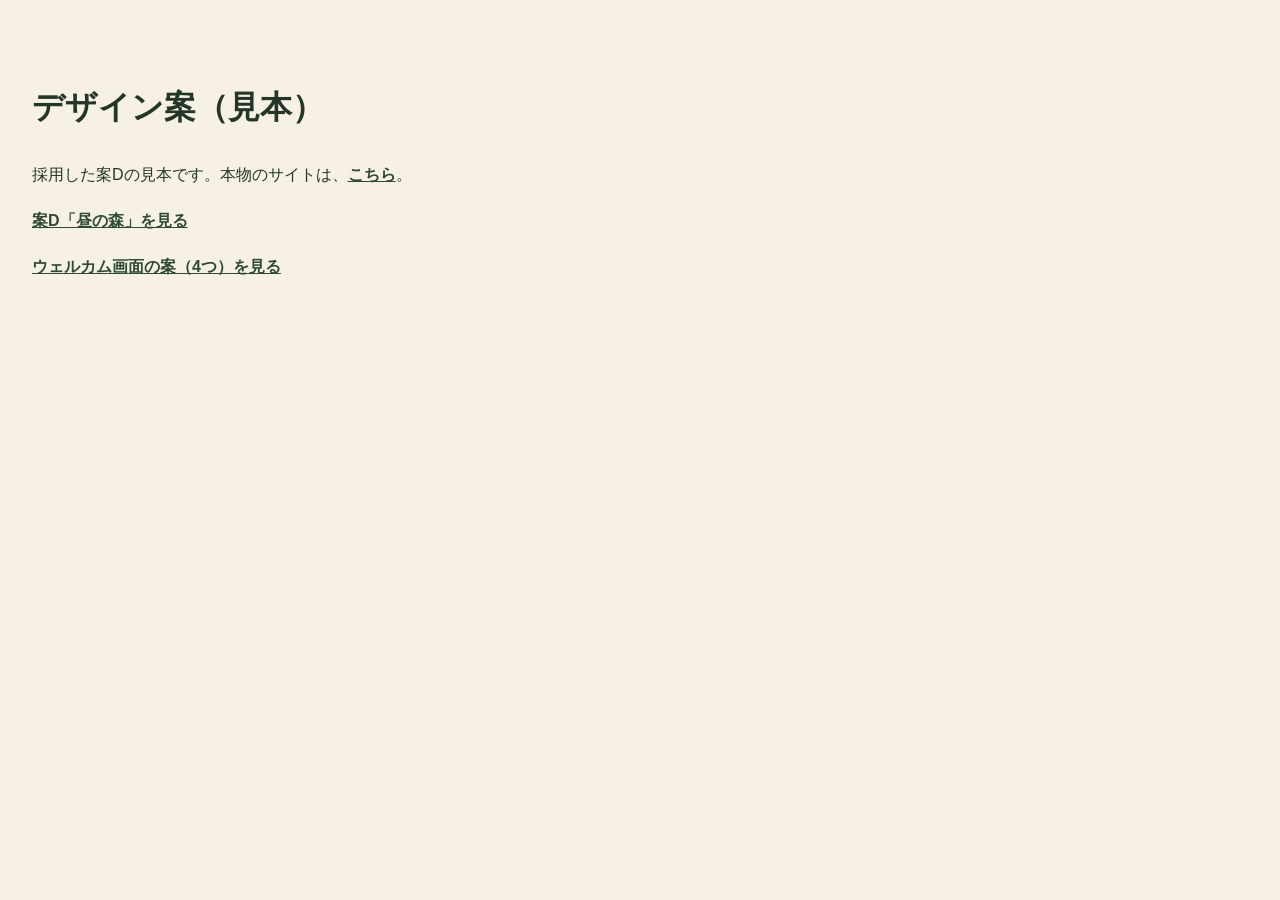
<file: design-proposals/index.html>
<!DOCTYPE html>
<html lang="ja">
<head>
<meta charset="UTF-8">
<meta name="viewport" content="width=device-width, initial-scale=1.0">
<meta name="robots" content="noindex, nofollow">
<title>デザイン案（見本） | BunnyCafe-EXTA</title>
<style>
body{font-family:sans-serif;background:#F6F1E4;color:#243628;line-height:1.9;padding:48px 24px}
a{color:#2F4A33;font-weight:700}
</style>
</head>
<body>
<h1>デザイン案（見本）</h1>
<p>採用した案Dの見本です。本物のサイトは、<a href="../">こちら</a>。</p>
<p><a href="d-forest.html">案D「昼の森」を見る</a></p>
<p><a href="intro-patterns.html">ウェルカム画面の案（4つ）を見る</a></p>
</body>
</html>
</file>
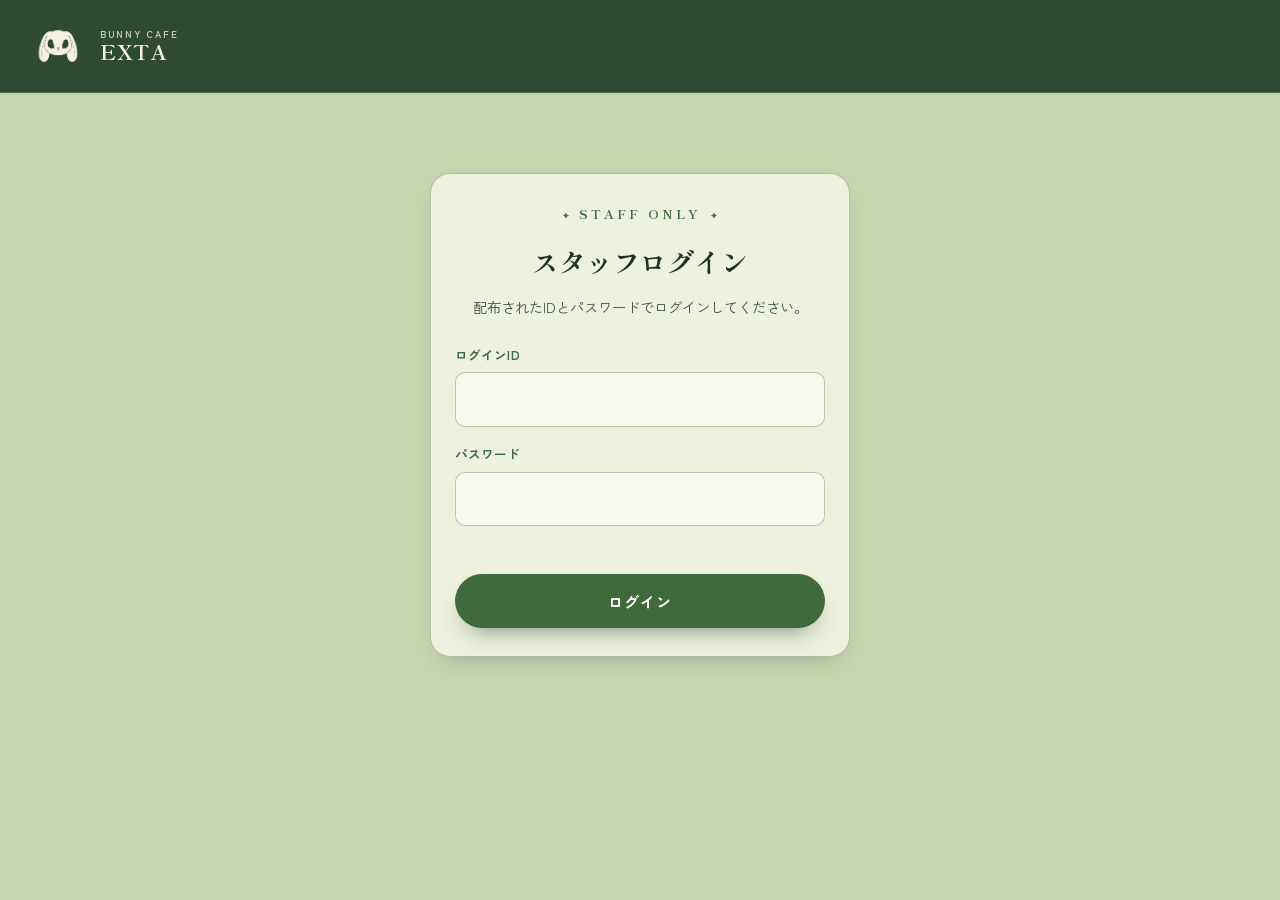
<file: staff.html>
<!DOCTYPE html>
<html lang="ja">
<head>
<meta charset="UTF-8">
<meta name="viewport" content="width=device-width, initial-scale=1.0">
<meta name="robots" content="noindex, nofollow">
<title>スタッフログイン | BunnyCafe-EXTA</title>
<link rel="icon" type="image/png" href="favicon.png?v=2">
<link rel="apple-touch-icon" href="favicon.png?v=2">
<link rel="preconnect" href="https://fonts.googleapis.com">
<link rel="preconnect" href="https://fonts.gstatic.com" crossorigin>
<link href="https://fonts.googleapis.com/css2?family=Shippori+Mincho:wght@500;700&family=Zen+Kaku+Gothic+New:wght@400;500;700&display=swap" rel="stylesheet">
<link rel="stylesheet" href="css/style.css">
<link rel="stylesheet" href="css/staff.css?v=39">
<link rel="stylesheet" href="css/staff-theme.css?v=2">
</head>
<body class="staff-body">

<header class="staff-header">
  <a href="index.html" class="logo">
    <span class="logo-mark" role="img" aria-label="EXTA"></span>
    <span class="logo-text">
      <span class="logo-genre">Bunny Cafe</span>
      <span class="logo-name">EXTA</span>
    </span>
  </a>
</header>

<main class="staff-main">

  <!-- ===== Login ===== -->
  <section id="loginView" class="staff-card staff-login" hidden>
    <p class="section-eyebrow">Staff Only</p>
    <h1 class="staff-title">スタッフログイン</h1>
    <p class="staff-note">配布されたIDとパスワードでログインしてください。</p>

    <form id="loginForm" autocomplete="off">
      <label class="staff-field">
        <span>ログインID</span>
        <input type="text" id="loginId" inputmode="numeric" autocomplete="username" required>
      </label>
      <label class="staff-field">
        <span>パスワード</span>
        <input type="password" id="loginPassword" autocomplete="current-password" required>
      </label>
      <p class="staff-message" id="loginMessage" role="alert"></p>
      <button type="submit" class="btn btn-primary staff-submit" id="loginSubmit">ログイン</button>
    </form>

    <p class="staff-demo-hint" id="demoHint" hidden></p>
  </section>

  <!-- ===== Not configured ===== -->
  <section id="offlineView" class="staff-card staff-login" hidden>
    <p class="section-eyebrow">Staff Only</p>
    <h1 class="staff-title">スタッフログイン</h1>
    <p class="staff-note">現在準備中です。公開までしばらくお待ちください。</p>
  </section>

  <!-- ===== App ===== -->
  <section id="appView" hidden>
    <div class="staff-userbar">
      <p><span id="userName" class="staff-user-name"></span><span id="userRole" class="staff-user-role"></span></p>
      <button type="button" class="staff-logout" id="logoutBtn">ログアウト</button>
    </div>

    <!-- ===== Cast ===== -->
    <div id="castView" hidden>
      <div class="staff-card">
        <h2 class="staff-h2">出勤の確認</h2>
        <p class="staff-muted" id="castEmpty" hidden>現在、出勤の確認はありません。</p>

        <!-- 出勤確認は、日付ごとに、ここへ並べて表示する（staff.js） -->
        <div id="castEvents"></div>
        <p class="staff-message" id="castMessageText" role="alert"></p>
      </div>

      <!-- 確定した店内配置も、営業日ごとに、ここへ並べて表示する（staff.js） -->
      <div id="castPlacements"></div>
    </div>

    <!-- ===== Owner ===== -->
    <div id="ownerView" hidden>

      <nav class="staff-tabs" id="ownerTabs" aria-label="オーナーメニュー">
        <button type="button" class="staff-tab is-active" data-tab="status">出勤状況</button>
        <button type="button" class="staff-tab" data-tab="create">新規作成</button>
        <button type="button" class="staff-tab" data-tab="placement">配置</button>
        <button type="button" class="staff-tab" data-tab="reservations">予約</button>
        <button type="button" class="staff-tab" data-tab="vip">VIP抽選</button>
        <button type="button" class="staff-tab" data-tab="history">履歴</button>
        <button type="button" class="staff-tab" data-tab="manage">管理</button>
      </nav>

      <div class="staff-tabpanel" data-panel="create" hidden>
      <div class="staff-card" id="nextOpenCard">
        <h2 class="staff-h2">ホームページの「次回営業日」</h2>
        <p class="staff-muted staff-small">ここで決めた日付が、公開サイトのトップ（いちばん上）、「来店予約」、「店舗情報」に表示されます。日程が決まっていないときは、「Coming Soon」と表示されます。出勤確認とは別に設定できます。営業日の当日が終わると、自動で「Coming Soon」に戻ります。</p>
        <p class="staff-reserve-summary" id="nextOpenCurrent">読み込み中…</p>
        <form id="nextOpenForm">
          <div class="staff-inline-form">
            <label class="staff-field">
              <span>次回の営業日</span>
              <input type="date" id="nextOpenDate" required>
            </label>
            <label class="staff-field">
              <span>開始</span>
              <input type="time" id="nextOpenStart" value="22:00" required>
            </label>
            <label class="staff-field">
              <span>終了</span>
              <input type="time" id="nextOpenEnd" value="23:00" required>
            </label>
          </div>
          <div class="staff-preview-actions">
            <button type="submit" class="btn btn-primary">ホームページに表示する</button>
            <button type="button" class="staff-delete" id="nextOpenClear">「Coming Soon」に戻す</button>
          </div>
        </form>
        <p class="staff-message" id="nextOpenMessage" role="alert"></p>
      </div>

      <div class="staff-card">
        <h2 class="staff-h2">営業日の出勤確認を作成</h2>
        <form id="eventForm">
          <div class="staff-inline-form">
            <label class="staff-field">
              <span>営業日</span>
              <input type="date" id="eventDate" required>
            </label>
            <label class="staff-field">
              <span>開始</span>
              <input type="time" id="eventStart" value="22:00" required>
            </label>
            <label class="staff-field">
              <span>終了</span>
              <input type="time" id="eventEnd" value="23:00" required>
            </label>
          </div>
          <div class="staff-inline-form staff-form-gap">
            <label class="staff-field">
              <span>回答の締め切り</span>
              <input type="datetime-local" id="eventDeadline" required>
            </label>
          </div>
          <label class="staff-field staff-form-gap">
            <span>ひとこと（任意）</span>
            <textarea id="eventNote" rows="2" maxlength="300" placeholder="例：次回は特別メニューの日です"></textarea>
          </label>
          <button type="submit" class="btn btn-outline">文面のプレビューを見る</button>
        </form>
        <p class="staff-message" id="eventFormMessage" role="alert"></p>

        <div class="staff-preview" id="eventPreview" hidden>
          <p class="staff-preview-title">キャスト全員にはこの文面が表示されます</p>
          <pre class="staff-message-box" id="previewMessage"></pre>
          <div class="staff-preview-actions">
            <button type="button" class="btn btn-primary" id="eventConfirm">この内容で確定して全員に反映する</button>
            <button type="button" class="btn btn-outline" id="eventCopy">文面をコピー</button>
            <button type="button" class="staff-delete" id="eventEdit">修正する</button>
          </div>
        </div>
      </div>

      </div>

      <div class="staff-tabpanel" data-panel="status">
      <div class="staff-card">
        <h2 class="staff-h2">現在の出勤確認</h2>
        <div class="staff-event-picker" id="ownerPickerStatus" role="tablist" aria-label="出勤確認を選ぶ" hidden></div>
        <div id="ownerEmpty" hidden>
          <p class="staff-muted">まだ出勤確認を作成していません。</p>
          <button type="button" class="btn btn-primary" id="goCreate">営業日を作る</button>
        </div>

        <div id="ownerEvent" hidden>
          <p><span class="staff-badge" id="ownerPhase"></span></p>
          <pre class="staff-message-box" id="ownerMessage"></pre>
          <div class="staff-preview-actions">
            <button type="button" class="btn btn-outline" id="ownerCopy">文面をコピー</button>
            <button type="button" class="btn btn-outline" id="closeNowBtn">今すぐ締め切る</button>
            <button type="button" class="btn btn-outline" id="reopenBtn" hidden>再募集する</button>
            <button type="button" class="staff-delete" id="cancelEventBtn">この出勤確認を取り消す</button>
          </div>
          <form class="staff-preview" id="reopenForm" hidden>
            <p class="staff-preview-title">新しい締め切りを決めて、もう一度回答を受け付けます</p>
            <div class="staff-inline-form">
              <label class="staff-field">
                <span>新しい回答の締め切り</span>
                <input type="datetime-local" id="reopenDeadline" required>
              </label>
              <button type="submit" class="btn btn-primary">この締め切りで再募集する</button>
              <button type="button" class="staff-delete" id="reopenCancel">やめる</button>
            </div>
            <p class="staff-muted staff-small">これまでの回答はそのまま残ります。回答し直した人は、てとらさんが決めた「出勤／欠勤」より、新しい回答が優先されます。配置の抽選結果は取り消されます。</p>
          </form>
          <p class="staff-message" id="ownerMessageText" role="alert"></p>

          <p class="staff-counts" id="ownerCounts"></p>
          <div class="staff-table-wrap">
            <table class="staff-table">
              <thead><tr><th>名前</th><th>回答</th><th>出勤の判断</th></tr></thead>
              <tbody id="ownerBody"></tbody>
            </table>
          </div>
          <p class="staff-muted staff-small" id="ownerHint"></p>
        </div>
      </div>

      </div>

      <div class="staff-tabpanel" data-panel="placement" hidden>
      <p class="staff-muted" id="placementEmpty">出勤確認を作って締め切ると、ここで配置を抽選できます。</p>
      <div class="staff-event-picker" id="ownerPickerPlacement" role="tablist" aria-label="出勤確認を選ぶ" hidden></div>
      <div class="staff-card" id="ownerPlacementCard" hidden>
        <h2 class="staff-h2">店内配置</h2>
        <p class="staff-muted">「出勤」と判断した人からランダムに決めます。</p>
        <ul class="staff-rules">
          <li>キャストは第一・第二ローテの両方に入り、第二は第一と違う場所になります（①〜⑥）。キャストが6人に足りないときは、①から順に入り、⑥から空きます。</li>
          <li>スタッフは「A-1」「A-2」「B-1」「B-2」の4か所に、まず「A-1・A-2」と「B-1・B-2」の2組に同じ人数で分かれ（6人なら3人と3人）、組の中でも同じ人数で分かれます（オーナーは対象外です）。</li>
          <li>6人を超えたキャストは、その回の人数がいちばん少ないエリアに回ります。</li>
          <li>抽選した結果は、確定するまでてとらさんにだけ見えます。</li>
        </ul>
        <button type="button" class="btn btn-primary staff-assign" id="assignBtn">配置を抽選する</button>
        <p class="staff-message" id="placementMessage" role="alert"></p>
        <p class="staff-swap-hint" id="swapHint" hidden><strong>入れ替えるとき：</strong>各場所のプルダウンから、入れ替えたい相手を選んでください。選んだ人と、その場で入れ替わります（キャスト同士、またはスタッフ側の人同士）。確定したあとでも入れ替えられて、キャスト・スタッフの画面にもすぐ反映されます。</p>
        <div id="ownerPlacement"></div>

        <div class="staff-preview" id="placementPreview" hidden>
          <p><span class="staff-badge" id="placementBadge"></span></p>
          <p class="staff-preview-title">キャスト・スタッフ全員へのお知らせ文面</p>
          <pre class="staff-message-box" id="placementMessageBox"></pre>
          <div class="staff-preview-actions">
            <button type="button" class="btn btn-primary" id="publishBtn">この配置で確定して全員に表示する</button>
            <button type="button" class="btn btn-outline" id="placementCopy">文面をコピー</button>
          </div>
        </div>
      </div>

      </div>

      <div class="staff-tabpanel" data-panel="reservations" hidden>
      <div class="staff-card" id="limitCard">
        <h2 class="staff-h2">受付の人数制限</h2>
        <p class="staff-reserve-summary" id="limitStatus">読み込み中…</p>
        <p class="staff-message" id="limitWarn" role="alert"></p>
        <form id="limitForm">
          <div class="staff-inline-form">
            <label class="staff-field">
              <span>上限の人数（0 = 上限なし）</span>
              <input type="number" id="limitCap" min="0" max="100" step="1" inputmode="numeric" required>
            </label>
          </div>
          <div class="staff-preview-actions">
            <button type="submit" class="btn btn-outline">上限を保存</button>
            <button type="button" class="btn btn-primary" id="limitReset">新しい営業日の予約を始める</button>
          </div>
        </form>
        <div id="limitRecruit" hidden>
          <h3 class="staff-rot-title">キャンセルが出たとき（再募集）</h3>
          <p class="staff-muted staff-small">下の一覧で、キャンセルになった予約を開いて、「キャンセルにする」を押すと、その人数が空きになります。空きができたら、受付を再開して、再募集のお知らせを出せます。</p>
          <div class="staff-preview-actions">
            <button type="button" class="btn btn-primary" id="limitReopen" hidden>受付を再開する（再募集）</button>
            <button type="button" class="btn btn-outline" id="limitRecruitCopy">再募集の文面をコピー</button>
          </div>
          <pre class="staff-message-box" id="limitRecruitText" hidden></pre>
        </div>
        <p class="staff-muted staff-small">予約の人数が、上限に達すると、Googleフォームの受付が自動で終了します（公開サイトの予約ボタンも、「受付終了」に変わります）。「新しい営業日の予約を始める」を押すと、これまでの予約を人数に数えなくして（一覧には残ります）、受付を再開します。営業日を、新しい日付に設定したときも、自動で同じ動きになります。</p>
        <p class="staff-message" id="limitMessage" role="alert"></p>
      </div>

      <div class="staff-card" id="reservationCard">
        <h2 class="staff-h2">来店予約（フォームの回答）</h2>
        <p class="staff-muted staff-small">サイトの「来店予約」フォームに入力された内容を、新しい順に表示します。この画面では、読むだけです（直したり、消したりは、フォームの回答のスプレッドシートで行います）。</p>
        <div class="staff-inline-form">
          <button type="button" class="btn btn-outline" id="reservationReload">最新の状態に更新</button>
        </div>
        <p class="staff-message" id="reservationMessage" role="alert"></p>
        <p class="staff-muted" id="reservationEmpty" hidden>まだ、予約はありません。</p>
        <p class="staff-reserve-summary" id="reservationSummary" hidden></p>
        <div id="reservationList"></div>
      </div>
      </div>

      <div class="staff-tabpanel" data-panel="vip" hidden>
      <div class="staff-card" id="vipCard">
        <h2 class="staff-h2">VIP席の抽選</h2>
        <p class="staff-reserve-summary" id="vipSummary">読み込み中…</p>
        <details class="staff-history-item">
          <summary>使い方・ルール（ここを開く）</summary>
          <ol class="staff-small">
            <li>予約の受付を締め切ったら、このタブを開きます（予約が入るたびに、自動で最新の状態になります）。</li>
            <li>下の表で、「対象」になっている人が、抽選に入る人です。「当たりやすさ」は、その人が、いま引いたら当たる確率です。</li>
            <li>「抽選する」を押すと、対象の人から1人が決まり、記録されます。当選した人に、DMなどで連絡して、指名したいキャストを聞いてください（下の「当選連絡の文面をコピー」が使えます）。</li>
            <li>当選した人が辞退したときは、「辞退されたので引き直す」を押します。その人は、今回の抽選から外れ、当選の回数にも数えません。押し間違えたときは、「抽選を取り消す」で、記録を消して、最初からやり直せます。</li>
            <li>当選した人に、「指名するか、しないか」を聞いて、答えを「指名の確認」に入れて、「保存」を押します。指名するキャストは、一覧から選びます（その営業日の出勤確認で、「出勤」か「欠勤」かが、名前の横に出ます）。</li>
            <li>指名したキャストが、その日出勤しないとき（出勤確認が締め切り済みで、欠勤）は、今回のVIPはなしにして、<strong>次回の営業に持ち越し</strong>になります。次回の営業では、その人が予約していれば、抽選をせずに、その人がVIPになります（持ち越しは、次の1回だけ。そのときも出勤しなければ、別のキャストを選ぶか、指名なしにします）。持ち越しの人がいる営業では、「持ち越しのVIPを確定する」を押します。</li>
            <li>出勤確認の結果が違うとき（その日に急に出勤したなど）は、「持ち越しをやめて、今回のVIPにする」「出勤していないので、次回に持ち越す」で、手で直せます。</li>
            <li>対象の人がいない日は、「VIPなし」です（何も記録されません）。</li>
          </ol>
          <p class="staff-muted staff-small"><strong>対象になる人</strong>：①いまの営業日の予約をしている（キャンセルを除く）、②来店が<span id="vipMinVisits">4</span>回目以降（予約した営業日の数で数えます）、③前回の営業日にVIPへ当選していない。<br><strong>当たりやすさ</strong>：過去にVIPへ当選した回数が、0回なら4、1回なら2、2回以上なら1の重みで抽選します（当選が少ない人ほど、当たりやすい）。<br><strong>お客様の見分け方</strong>：VRChatのアカウントURL（usr_…）で見分けます。<br><strong>回数の手直し</strong>：表の「手直し」で、来店回数と、VIP当選回数を、プラス・マイナスで直せます（例：予約を通さずに来店した人は、来店回数を +1 にする）。</p>
        </details>
        <p class="staff-message" id="vipMessage" role="alert"></p>
        <div id="vipWinnerBox" class="staff-vip-winner" hidden>
          <p class="staff-vip-winner-label">今回のVIP当選</p>
          <p class="staff-vip-winner-name" id="vipWinnerName"></p>
          <p class="staff-muted staff-small" id="vipWinnerNote" hidden></p>
          <form id="vipNominateForm" class="staff-vip-nominate">
            <p class="staff-vip-winner-label">指名の確認（当選した人に、聞いてください）</p>
            <div class="staff-vip-choices">
              <label><input type="radio" name="vipChoice" value="none"> 指名しない</label>
              <label><input type="radio" name="vipChoice" value="cast"> 指名する</label>
              <select id="vipCastSelect" aria-label="指名するキャスト" disabled></select>
              <button type="submit" class="btn btn-primary">保存</button>
            </div>
            <p class="staff-muted staff-small" id="vipAttendNote"></p>
            <p class="staff-vip-result" id="vipNomResult" hidden></p>
            <div class="staff-preview-actions" id="vipCarryRow" hidden>
              <button type="button" class="btn btn-outline" id="vipCarryOn">出勤していないので、次回に持ち越す</button>
              <button type="button" class="btn btn-outline" id="vipCarryOff">持ち越しをやめて、今回のVIPにする</button>
            </div>
          </form>
          <div class="staff-preview-actions">
            <button type="button" class="btn btn-outline" id="vipCopy">当選連絡の文面をコピー</button>
            <button type="button" class="btn btn-outline" id="vipDecline">辞退されたので引き直す</button>
            <button type="button" class="btn btn-outline" id="vipVoid">抽選を取り消す</button>
          </div>
          <pre class="staff-message-box" id="vipCopyText" hidden></pre>
        </div>
        <p class="staff-vip-result" id="vipCarryBanner" hidden></p>
        <div class="staff-preview-actions" id="vipDrawRow">
          <button type="button" class="btn btn-primary" id="vipDraw">抽選する</button>
          <button type="button" class="btn btn-outline" id="vipReload">最新の状態に更新</button>
        </div>
        <h3 class="staff-rot-title">いまの予約のお客様</h3>
        <p class="staff-muted" id="vipEmpty" hidden>まだ、予約がありません。</p>
        <div class="staff-table-wrap">
          <table class="staff-table" id="vipTable" hidden>
            <thead><tr><th>お名前</th><th>来店回数</th><th>VIP当選</th><th>状態</th><th>当たりやすさ</th><th></th></tr></thead>
            <tbody id="vipBody"></tbody>
          </table>
        </div>
        <form id="vipAdjustForm" class="staff-vip-adjust" hidden>
          <h3 class="staff-rot-title" id="vipAdjustTitle">回数の手直し</h3>
          <p class="staff-muted staff-small" id="vipAdjustInfo"></p>
          <div class="staff-inline-form">
            <label class="staff-field">
              <span>来店回数の手直し（+ / −）</span>
              <input type="number" id="vipAdjVisit" min="-50" max="50" step="1" inputmode="numeric" value="0" required>
            </label>
            <label class="staff-field">
              <span>VIP当選回数の手直し（+ / −）</span>
              <input type="number" id="vipAdjWin" min="-50" max="50" step="1" inputmode="numeric" value="0" required>
            </label>
          </div>
          <div class="staff-preview-actions">
            <button type="submit" class="btn btn-primary">手直しを保存</button>
            <button type="button" class="btn btn-outline" id="vipAdjCancel">閉じる</button>
          </div>
        </form>
        <h3 class="staff-rot-title">これまでのVIP当選</h3>
        <p class="staff-muted" id="vipHistoryEmpty">まだ、記録はありません。</p>
        <div id="vipHistory"></div>
      </div>
      </div>

      <div class="staff-tabpanel" data-panel="history" hidden>
      <div class="staff-card" id="historyCard">
        <h2 class="staff-h2">出勤履歴・出勤率</h2>
        <label class="staff-field staff-field-inline">
          <span>対象の営業日</span>
          <select id="historyRange">
            <option value="0">すべて</option>
            <option value="3">直近3回</option>
            <option value="6">直近6回</option>
            <option value="12">直近12回</option>
          </select>
        </label>
        <p class="staff-message" id="historyMessage" role="alert"></p>
        <p class="staff-muted" id="historyEmpty" hidden>まだ、締め切られた営業日がありません。</p>

        <div id="historyBody" hidden>
          <h3 class="staff-rot-title">全員の出勤率</h3>
          <div class="staff-table-wrap">
            <table class="staff-table staff-matrix">
              <thead id="matrixHead"></thead>
              <tbody id="matrixBody"></tbody>
            </table>
          </div>
          <p class="staff-muted staff-small">○＝出勤　×＝欠勤（未回答を含む）　空欄＝登録前の営業日（出勤率の対象外）。回答のあとに「出勤／欠勤」を直した場合は、直した結果で数えます。</p>

          <h3 class="staff-rot-title">営業日ごとの履歴</h3>
          <div id="eventHistory"></div>
        </div>
      </div>

      </div>

      <div class="staff-tabpanel" data-panel="history" hidden>
      <div class="staff-card" id="reserveHistoryCard">
        <h2 class="staff-h2">来店予約の履歴・統計</h2>
        <p class="staff-muted staff-small">営業日ごとに、予約のお客様と、「何回目の予約か」を表示します。お客様は、VRChatのアカウントURLで見分けます（URLがないときは、お名前）。回数は、予約した営業日の数です（キャンセルは数えません。実際に来店されたかどうかではありません）。営業日は、「新しい営業日の予約を始める」を押したとき、または、次回営業日の日付を変えたときに区切られます。</p>
        <p class="staff-message" id="rhMessage" role="alert"></p>
        <p class="staff-muted" id="rhEmpty" hidden>まだ、予約の履歴がありません。</p>
        <div id="rhBody" hidden>
          <p class="staff-reserve-summary" id="rhSummary"></p>
          <h3 class="staff-rot-title">営業日ごとの予約</h3>
          <div id="rhDays"></div>
          <h3 class="staff-rot-title">お客様ごとの予約回数</h3>
          <div class="staff-table-wrap">
            <table class="staff-table">
              <thead><tr><th>お名前</th><th>予約回数</th><th>初めて</th><th>直近</th><th>区分</th></tr></thead>
              <tbody id="rhCustomers"></tbody>
            </table>
          </div>
        </div>
      </div>
      </div>

      <div class="staff-tabpanel" data-panel="manage" hidden>
      <div class="staff-card" id="maintCard">
        <h2 class="staff-h2">ホームページの公開設定</h2>
        <p class="staff-reserve-summary" id="maintStatus">読み込み中…</p>
        <div class="staff-preview-actions">
          <button type="button" class="btn btn-primary" id="maintOn">お客様の画面を「Coming Soon」にする</button>
          <button type="button" class="btn btn-outline" id="maintOff">公開を再開する</button>
        </div>
        <p class="staff-muted staff-small">「Coming Soon」にすると、お客様がホームページを開いても、「Coming Soon…」の画面だけが出ます（反映まで、数十秒かかることがあります）。このスタッフページは、いつもどおり使えます。本来のホームページを確認するときは、アドレスの最後に <strong>?preview=1</strong> を付けて開いてください（そのタブの間だけ、確認できます）。</p>
        <p class="staff-message" id="maintMessage" role="alert"></p>
      </div>

      <div class="staff-card" id="manageCard">
        <h2 class="staff-h2">スタッフ管理（ログイン情報）</h2>
        <p class="staff-muted staff-small"><strong>名前をタップ</strong>すると、新しいパスワードを作って、送る文面（ログインID・パスワード・URL）を自動でコピーします。パスワードは暗号化して保存しているため、今のパスワードを表示することはできません。タップすると、それまでのパスワードは使えなくなります。表示は、この画面を閉じると消えるので、先にコピーして送ってください。</p>
        <p class="staff-message" id="manageMessage" role="alert"></p>

        <div id="issuedList"></div>

        <div class="staff-table-wrap">
          <table class="staff-table">
            <thead><tr><th>名前</th><th>ログインID</th><th>状態</th><th>操作</th></tr></thead>
            <tbody id="manageBody"></tbody>
          </table>
        </div>

        <h3 class="staff-rot-title">スタッフを追加</h3>
        <form id="addStaffForm" class="staff-inline-form">
          <label class="staff-field">
            <span>名前</span>
            <input type="text" id="addName" maxlength="20" required>
          </label>
          <label class="staff-field">
            <span>役割</span>
            <select id="addRole">
              <option value="cast">キャスト（①〜⑥の配置）</option>
              <option value="staff">スタッフ（A-1・A-2・B-1・B-2の配置）</option>
            </select>
          </label>
          <button type="submit" class="btn btn-outline">追加してID・パスワードを作る</button>
        </form>
      </div>
      </div>
    </div>
  </section>

</main>

<script src="js/config.js?v=10"></script>
<script src="js/staff.js?v=45"></script>
</body>
</html>
</file>
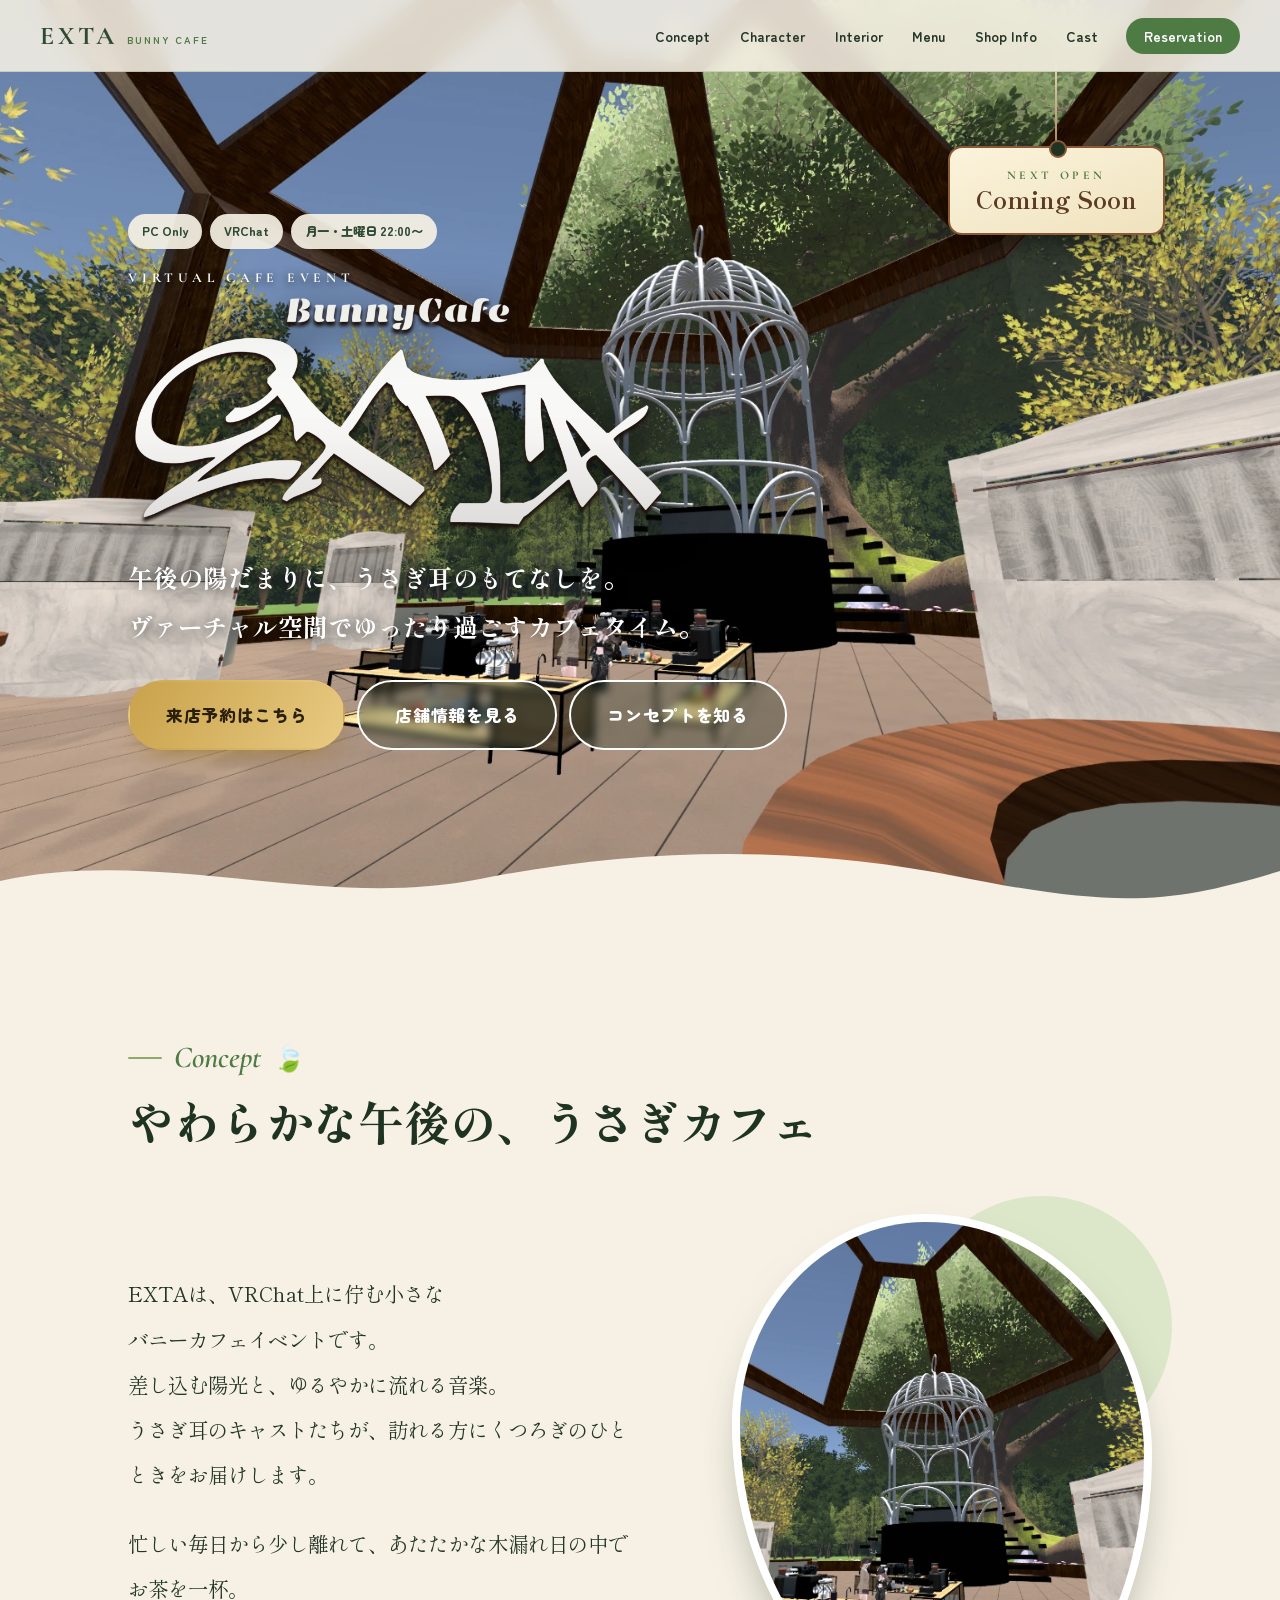
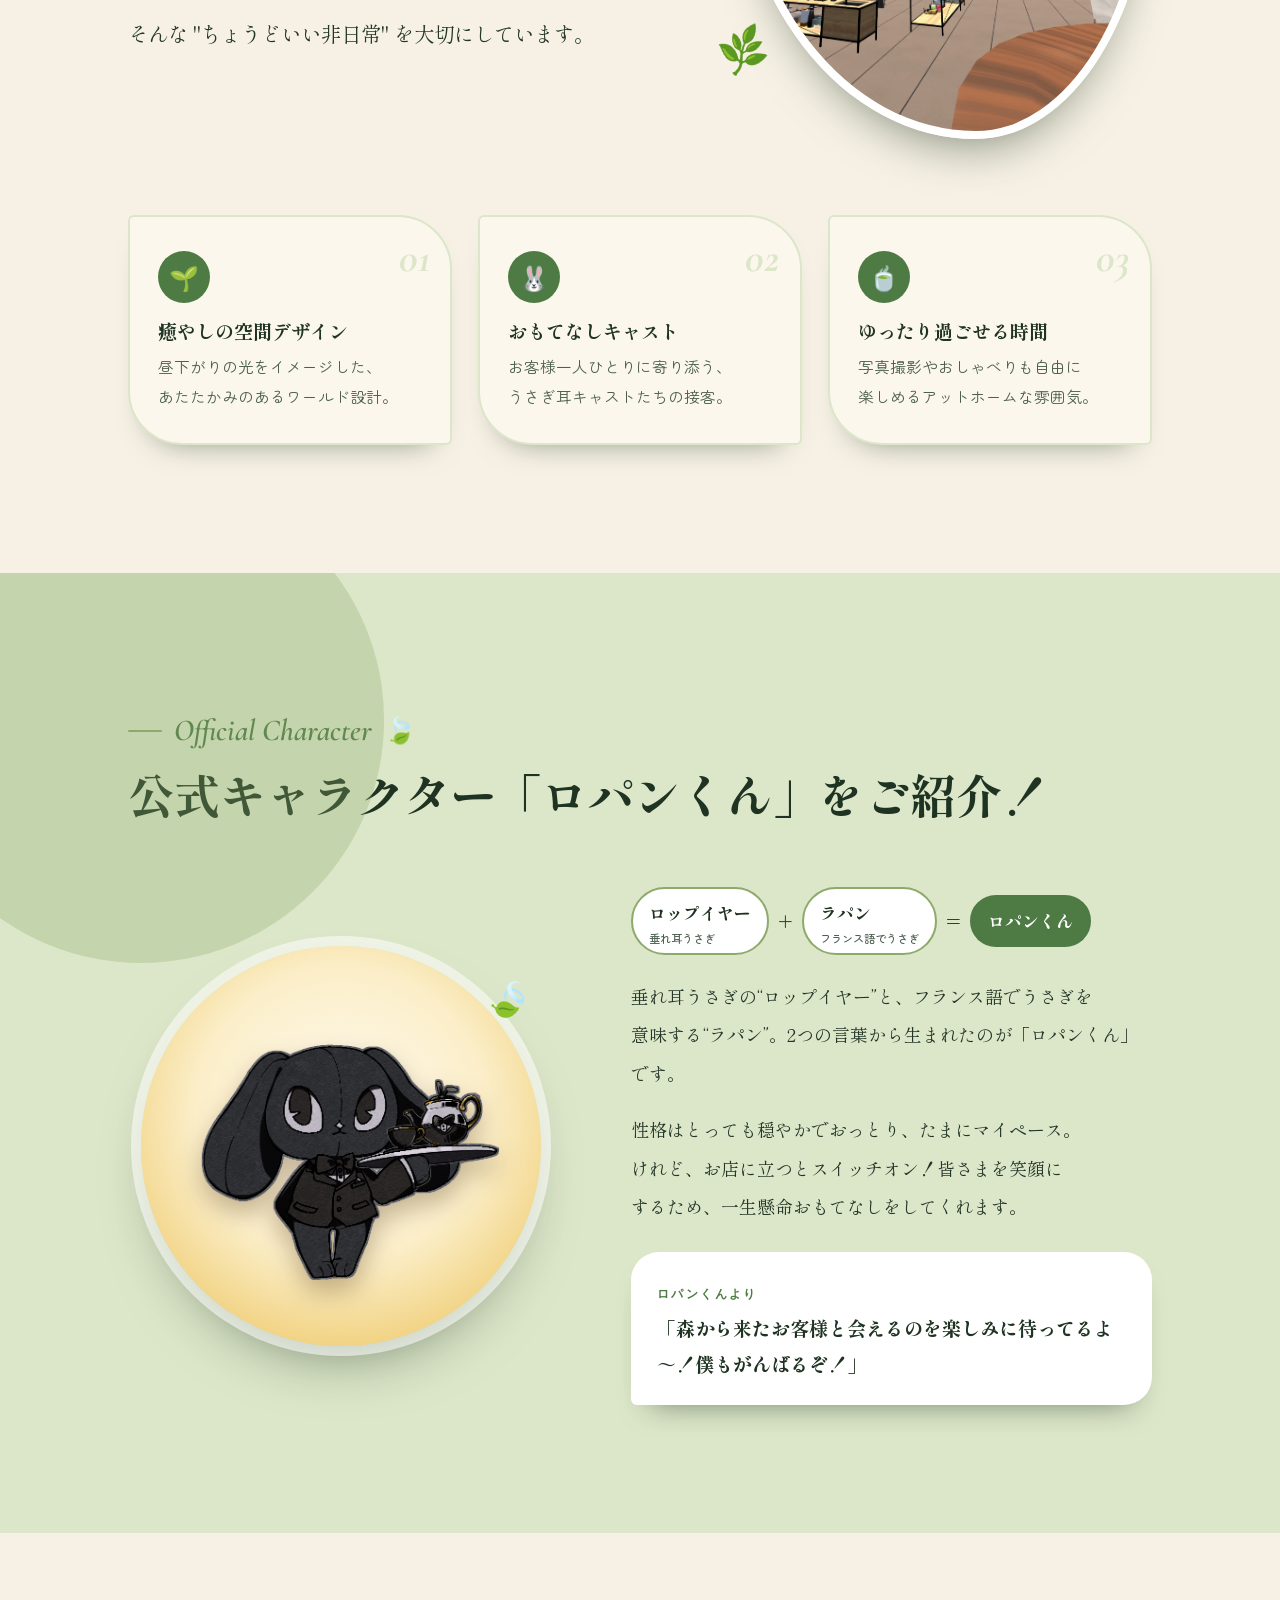
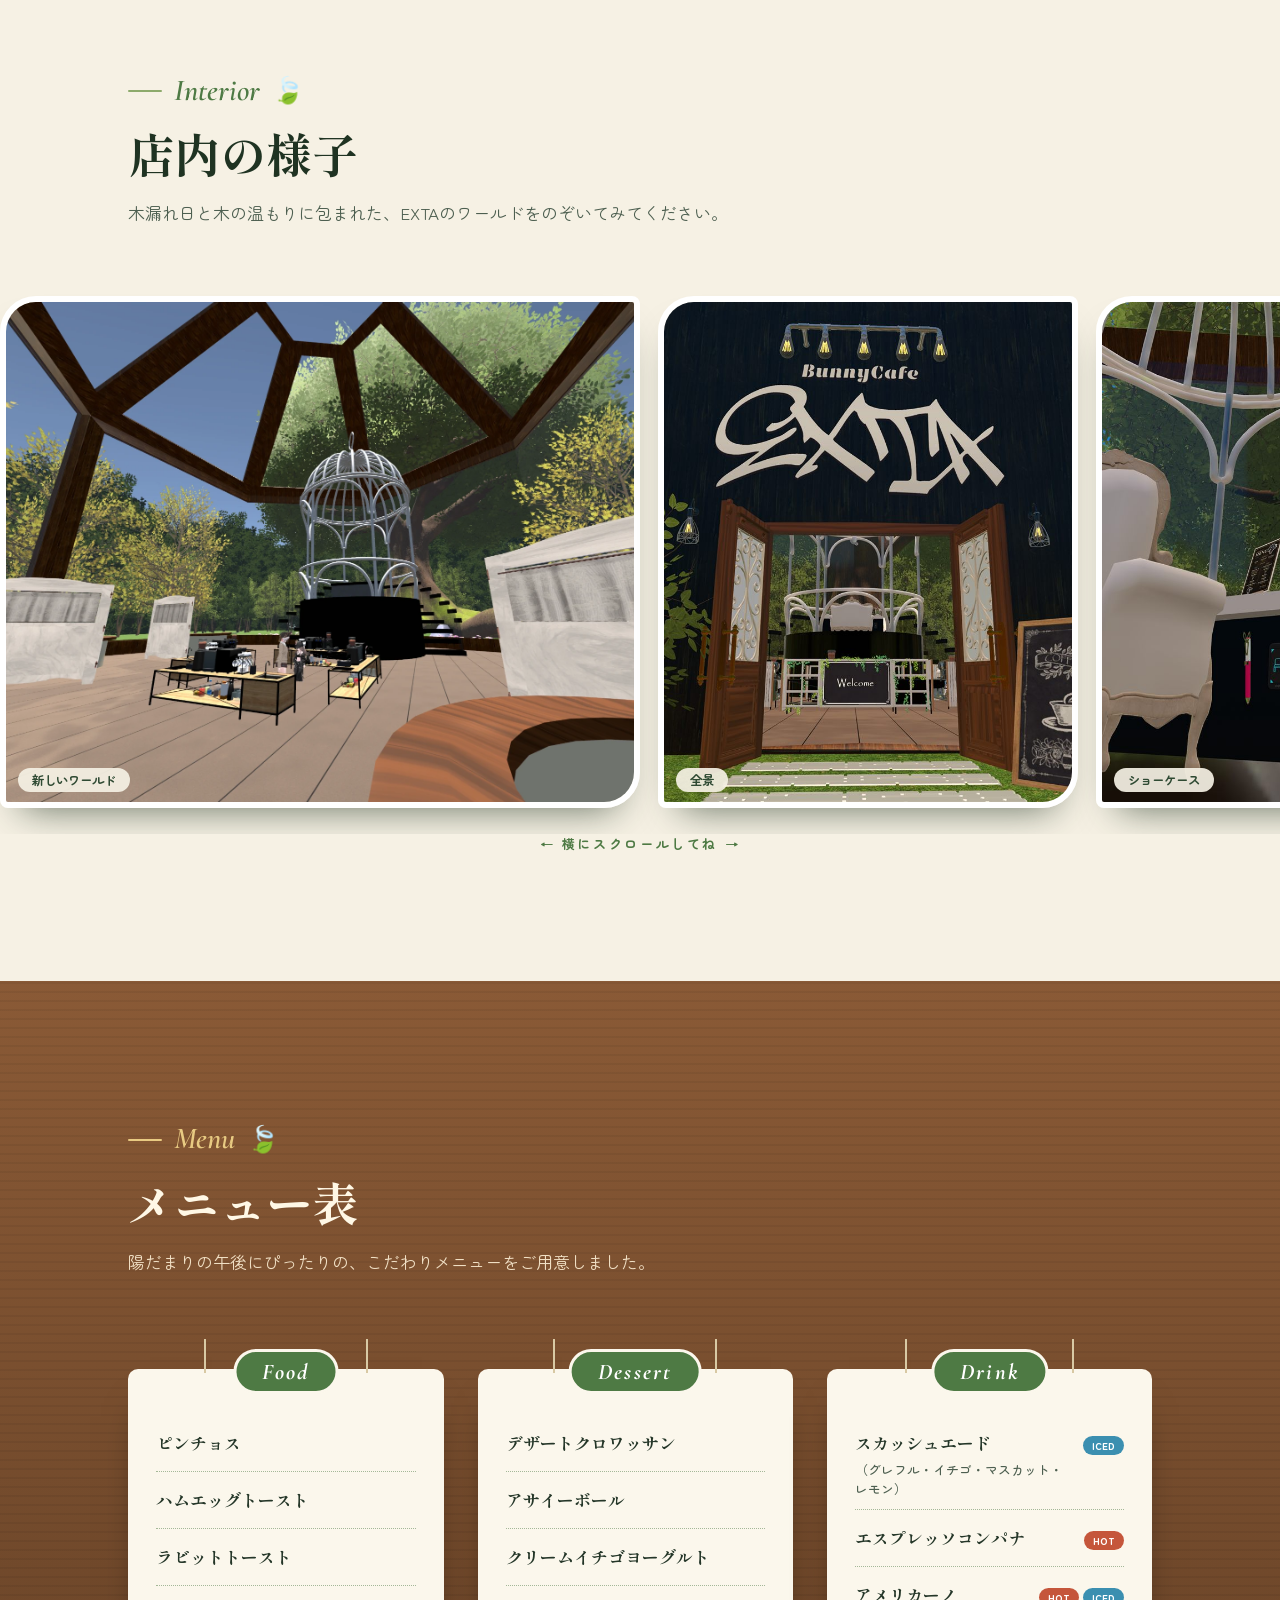
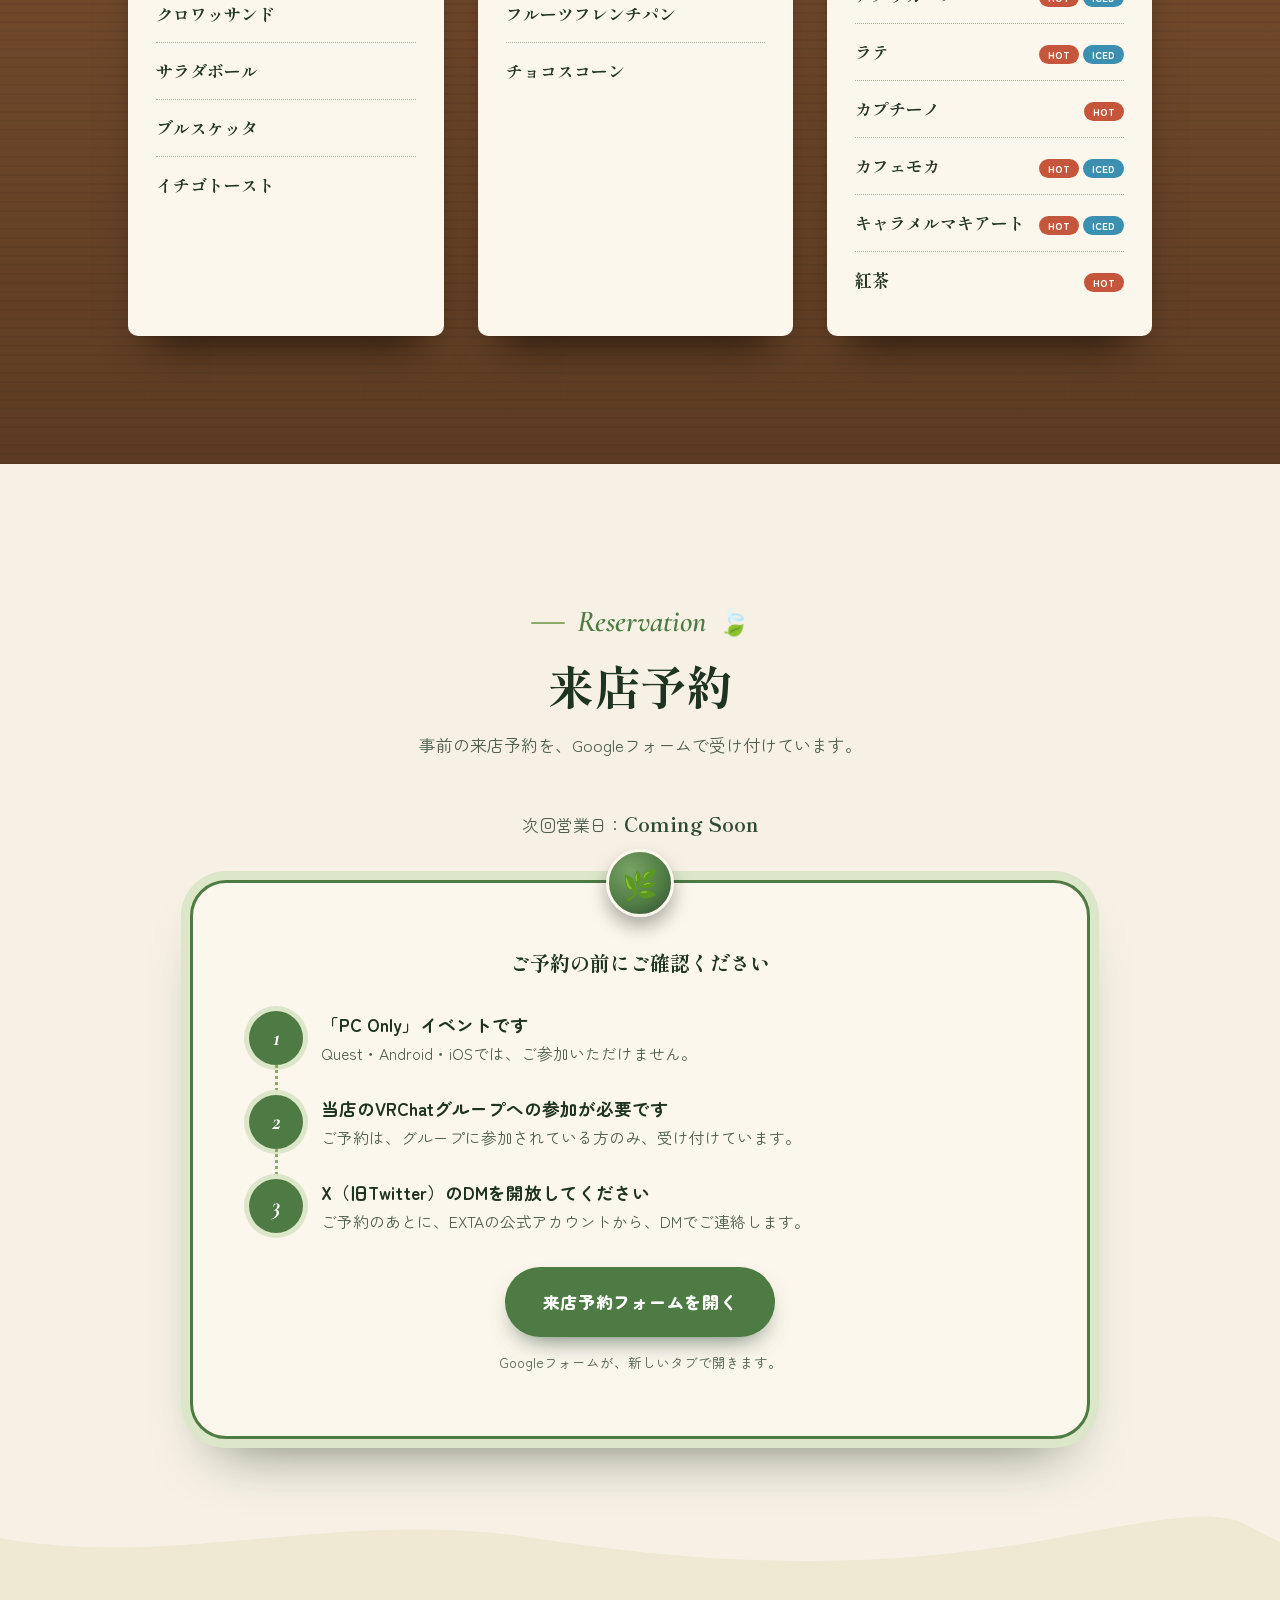
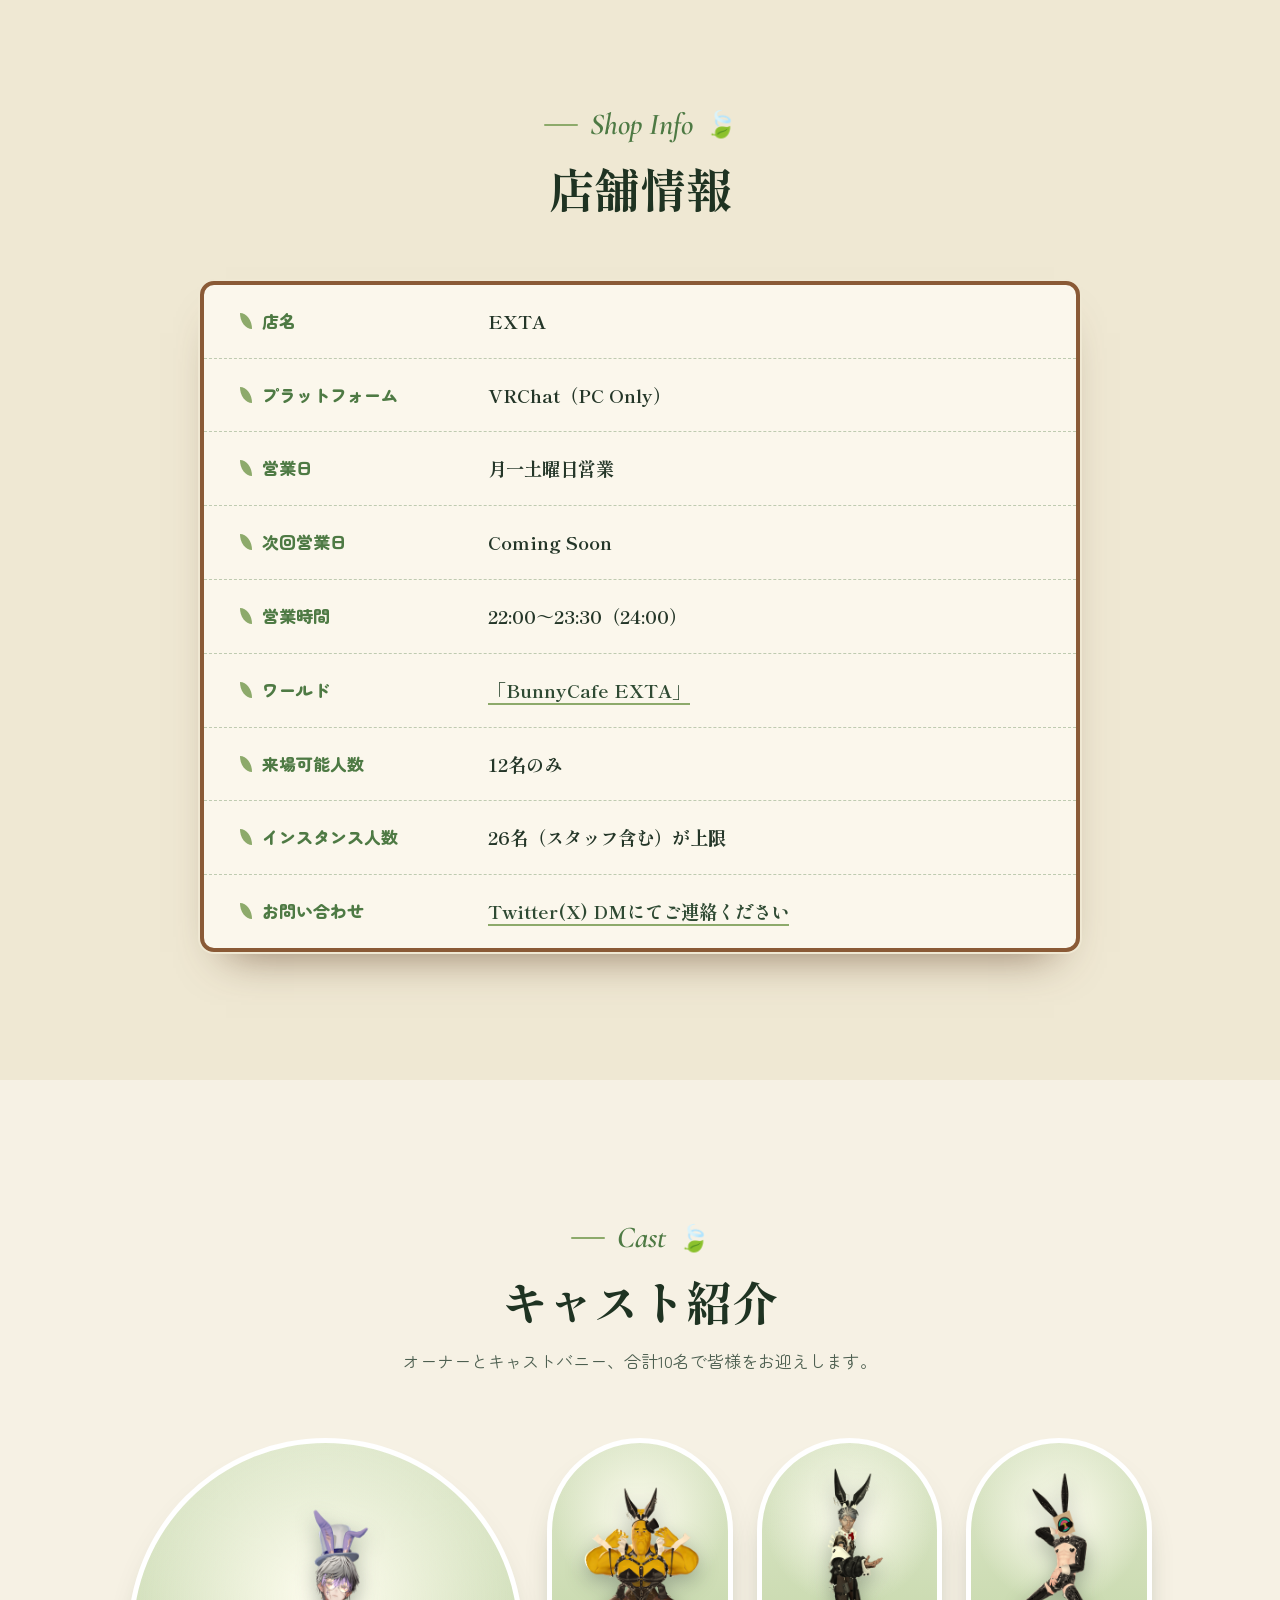
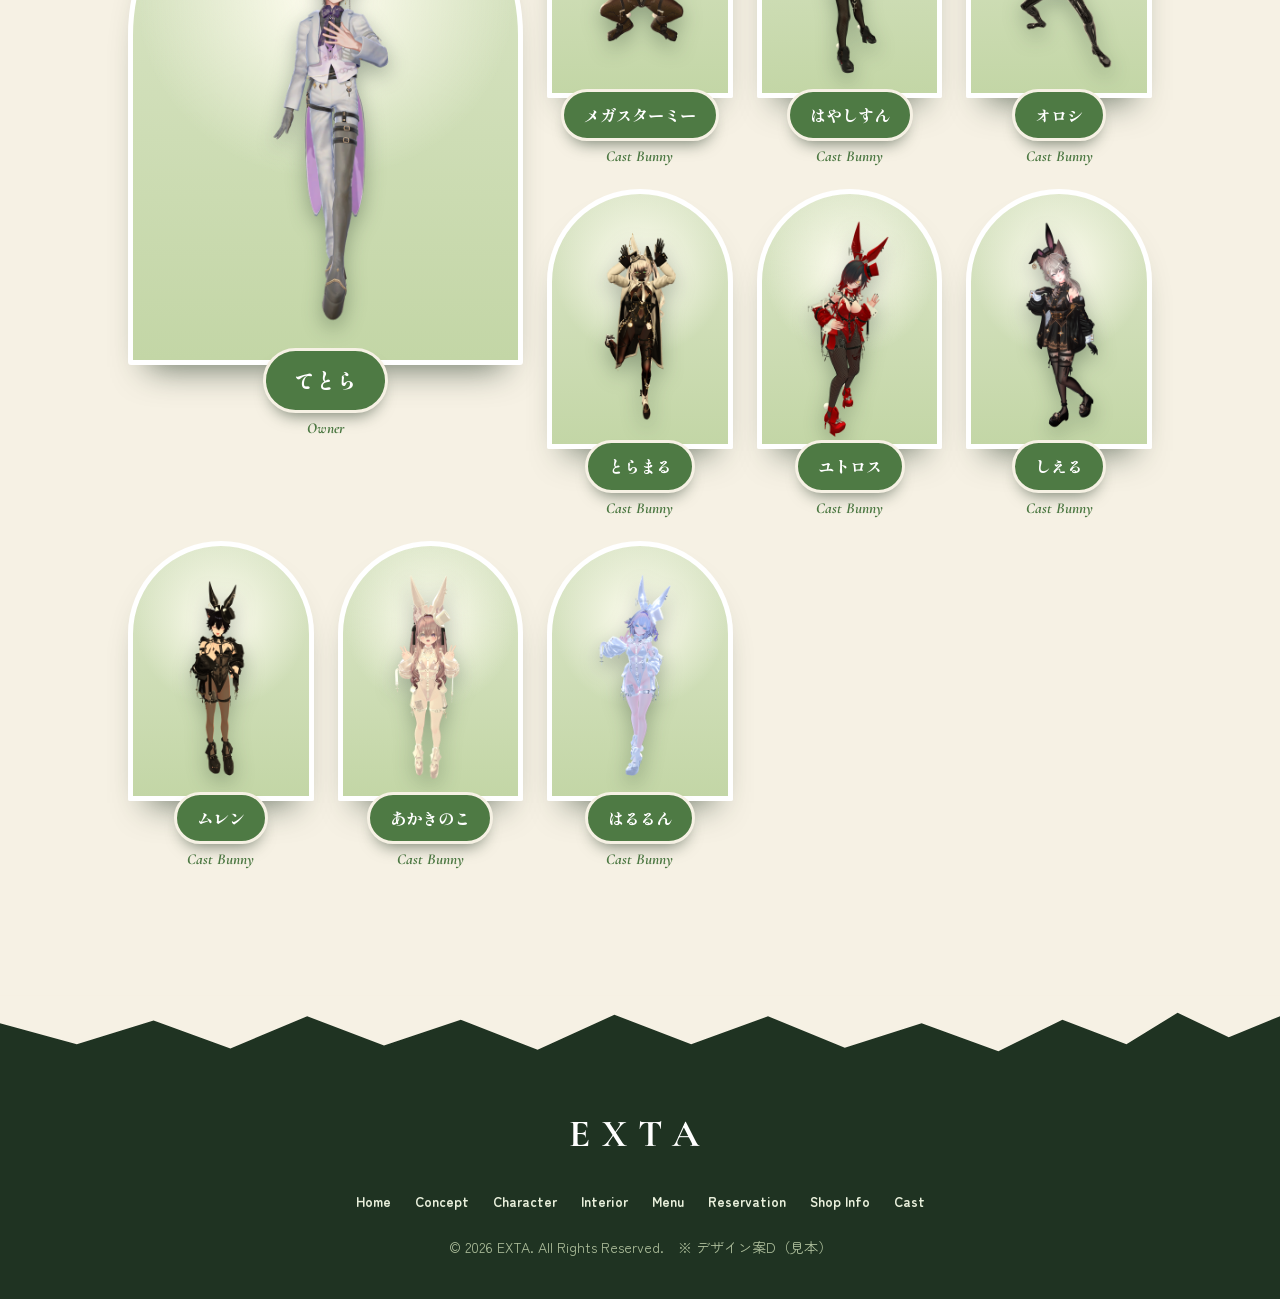
<file: design-proposals/d-forest.html>
<!DOCTYPE html>
<html lang="ja">
<head>
<meta charset="UTF-8">
<meta name="viewport" content="width=device-width, initial-scale=1.0">
<meta name="robots" content="noindex, nofollow">
<title>デザイン案D：昼の森 | BunnyCafe-EXTA</title>
<link rel="preconnect" href="https://fonts.googleapis.com">
<link rel="preconnect" href="https://fonts.gstatic.com" crossorigin>
<link href="https://fonts.googleapis.com/css2?family=Cormorant+Garamond:ital,wght@0,600;0,700;1,600&family=Shippori+Mincho:wght@500;700;800&family=Zen+Maru+Gothic:wght@400;500;700;900&display=swap" rel="stylesheet">
<style>
/* ==========================================================================
   案D「昼の森」— 新しいワールド（ガラスの天井・大きな木・鳥かご）を主役に。クリーム色・若草色・木の茶色
   学んだこと: 画面いっぱいの主役の写真 / 小さな日本語と大きな欧文の対比 / 色面で区切る帯 / 丸みのある形 / 非対称の配置
   自然の飾り: 舞う葉・吊るされた札・波の境目・鳥かご。文字は、クリームの上の濃い緑で、読みやすく
   ========================================================================== */
:root{
  --cream:#F6F1E4; --cream-2:#EFE8D3; --paper:#FBF7EC;
  --leaf:#4E7A44; --leaf-d:#2F4A33; --leaf-dd:#1F3322; --moss:#8DAA6B; --sage:#DCE6C9;
  --wood:#8A5A36; --wood-d:#5C3B22; --gold:#C9A24B; --gold-l:#E8CA82; --autumn:#E0B23A; --wine:#8C2C42;
  --ink:#243628; --ink-soft:#4d5f50;
  --serif:"Shippori Mincho",serif; --sans:"Zen Maru Gothic",sans-serif; --en:"Cormorant Garamond",serif;
}
*{margin:0;padding:0;box-sizing:border-box}
html{scroll-behavior:smooth;scroll-padding-top:76px}
body{font-family:var(--sans);font-size:17px;line-height:2;color:var(--ink);background:var(--cream);overflow-x:hidden;-webkit-font-smoothing:antialiased;word-break:auto-phrase;line-break:strict}
img{max-width:100%;display:block}a{color:inherit;text-decoration:none}ul,ol{list-style:none}
.wrap{max-width:1120px;margin:0 auto;padding:0 clamp(20px,5vw,48px)}
section{position:relative;padding:clamp(76px,10vw,130px) 0}

/* ヘッダー */
header{position:fixed;top:0;left:0;right:0;z-index:60;display:flex;justify-content:space-between;align-items:center;padding:10px clamp(16px,4vw,40px);background:rgba(246,241,228,.88);backdrop-filter:blur(10px);border-bottom:1px solid rgba(78,122,68,.22)}
.logo{display:flex;align-items:baseline;gap:10px;font-family:var(--en);font-weight:700;font-size:1.6rem;letter-spacing:.14em;color:var(--leaf-d)}
.logo small{font:700 .62rem var(--sans);letter-spacing:.2em;color:var(--leaf)}
nav ul{display:flex;gap:clamp(12px,2vw,26px);font:700 .86rem var(--sans)}
nav a{padding:6px 2px;border-bottom:2px solid transparent;transition:.2s}nav a:hover{border-color:var(--leaf);color:var(--leaf)}
nav .go{background:var(--leaf);color:#fff;padding:8px 18px;border-radius:99px;border:0}nav .go:hover{background:var(--leaf-d);color:#fff}
.mbtn{display:none;background:var(--leaf);color:#fff;border:0;border-radius:99px;padding:8px 18px;font:700 .8rem var(--sans)}

/* 章の見出し */
.head{margin-bottom:clamp(34px,5vw,60px)}
.head .en{display:flex;align-items:center;gap:12px;font-family:var(--en);font-style:italic;font-weight:600;font-size:clamp(1.3rem,3vw,1.9rem);color:var(--leaf)}
.head .en::before{content:"";width:34px;height:2px;background:var(--moss);border-radius:2px}
.head .en::after{content:"🍃";font-style:normal;font-size:.85em}
.head h2{font-family:var(--serif);font-weight:800;font-size:clamp(1.8rem,4.6vw,2.9rem);line-height:1.4;color:var(--leaf-dd);text-wrap:balance}
.head p{margin-top:10px;color:var(--ink-soft);max-width:36em}
.center{text-align:center}.center .en{justify-content:center}.center p{margin-inline:auto}

.btn{display:inline-flex;align-items:center;justify-content:center;gap:.5em;padding:16px 36px;border-radius:99px;font-weight:900;letter-spacing:.04em;border:2px solid transparent;transition:.25s}
.btn-leaf{background:var(--leaf);color:#fff;box-shadow:0 12px 26px -12px rgba(47,74,51,.8)}.btn-leaf:hover{background:var(--leaf-d);transform:translateY(-3px)}
.btn-sun{background:linear-gradient(120deg,var(--gold),var(--gold-l));color:#2a1f08;box-shadow:0 12px 26px -12px rgba(150,110,20,.7)}.btn-sun:hover{transform:translateY(-3px)}
.btn-out{border-color:#fff;color:#fff;background:rgba(20,40,24,.28);backdrop-filter:blur(4px)}.btn-out:hover{background:rgba(255,255,255,.2)}
.btn-line{border-color:var(--leaf);color:var(--leaf-d)}.btn-line:hover{background:var(--sage)}

/* 波の境目 */
.wave{position:absolute;left:0;right:0;height:60px;pointer-events:none;line-height:0}
.wave svg{width:100%;height:100%;display:block}
.wave.top{top:-59px}.wave.bottom{bottom:-1px}

/* ヒーロー */
.hero{position:relative;min-height:100svh;padding:0;display:flex;align-items:flex-end;overflow:hidden;background:var(--leaf-dd)}
.hero-img{position:absolute;inset:0;background:url("img/world-1.webp") center 45%/cover no-repeat;transform:scale(1.04);animation:drift 30s ease-in-out infinite alternate}
@keyframes drift{to{transform:scale(1.12) translateX(-1.5%)}}
.hero::before{content:"";position:absolute;inset:0;background:linear-gradient(180deg,rgba(20,40,24,.5) 0,rgba(20,40,24,.05) 30%,rgba(20,40,24,.15) 55%,rgba(20,40,24,.8) 100%)}
.hero-in{position:relative;width:100%;padding-top:130px;padding-bottom:clamp(110px,13vw,150px)}
.hero-logo{width:min(84%,540px);filter:drop-shadow(0 8px 24px rgba(0,0,0,.7))}
.hero-sub{font:700 .85rem var(--en);letter-spacing:.35em;color:#fff;margin-bottom:8px;text-shadow:0 2px 10px #000;text-transform:uppercase}
.hero-copy{font-family:var(--serif);font-weight:700;color:#fff;font-size:clamp(1.15rem,2.4vw,1.55rem);line-height:2;margin:18px 0 28px;text-shadow:0 2px 14px rgba(0,0,0,.8)}
.cta{display:flex;flex-wrap:wrap;gap:12px}
.chips{display:flex;flex-wrap:wrap;gap:8px;margin-bottom:20px}
.chips span{padding:5px 14px;border-radius:99px;background:rgba(246,241,228,.92);color:var(--leaf-d);font-weight:900;font-size:.78rem}

/* 吊るされた札（次回営業日） */
.tagwrap{position:absolute;right:clamp(16px,9vw,140px);top:56px;z-index:3;transform-origin:50% 0;animation:sway 6s ease-in-out infinite;pointer-events:none}
@keyframes sway{0%,100%{transform:rotate(3deg)}50%{transform:rotate(-3deg)}}
.tagwrap::before{content:"";display:block;width:2px;height:clamp(34px,7vw,90px);margin:0 auto;background:linear-gradient(#e8dcc0,#a8895a)}
.tagcard{position:relative;padding:20px 26px 18px;border-radius:14px;background:linear-gradient(160deg,#fbf3dc,#efe2bd);color:var(--wood-d);text-align:center;border:2px solid var(--wood);box-shadow:0 18px 30px -12px rgba(0,0,0,.6)}
.tagcard::before{content:"";position:absolute;left:50%;top:-8px;width:14px;height:14px;margin-left:-7px;border-radius:50%;background:var(--leaf-dd);border:2px solid var(--wood)}
.tagcard small{display:block;font:700 .74rem var(--en);letter-spacing:.3em;color:var(--leaf)}
.tagcard b{display:block;font-family:var(--serif);font-size:clamp(1.1rem,2.6vw,1.5rem);line-height:1.4}

/* 舞う葉 */
.leaves{position:absolute;inset:0;overflow:hidden;pointer-events:none;z-index:2}
.leaves i{position:absolute;top:-6%;width:14px;height:20px;border-radius:0 100% 0 100%;background:var(--autumn);opacity:.9;animation:fall 14s linear infinite}
.leaves i:nth-child(1){left:6%;animation-delay:-2s;scale:1.2}.leaves i:nth-child(2){left:18%;animation-delay:-8s;background:#cf9a2c;animation-duration:17s}
.leaves i:nth-child(3){left:31%;animation-delay:-5s;background:var(--moss)}.leaves i:nth-child(4){left:46%;animation-delay:-11s;animation-duration:19s}
.leaves i:nth-child(5){left:58%;animation-delay:-1s;background:#e9c25a}.leaves i:nth-child(6){left:70%;animation-delay:-7s;background:var(--moss);animation-duration:16s}
.leaves i:nth-child(7){left:82%;animation-delay:-13s}.leaves i:nth-child(8){left:92%;animation-delay:-4s;background:#cf9a2c}
@keyframes fall{0%{transform:translate(0,0) rotate(0);opacity:0}8%{opacity:.9}50%{transform:translate(40px,55vh) rotate(180deg)}100%{transform:translate(-30px,110vh) rotate(360deg);opacity:.2}}

/* コンセプト */
.concept-g{display:grid;grid-template-columns:1.1fr .9fr;gap:clamp(28px,6vw,80px);align-items:center}
.concept-g p{font-family:var(--serif);font-size:clamp(1.08rem,1.9vw,1.28rem);line-height:2.2;margin-bottom:1.2em}
.blob{position:relative;aspect-ratio:4/5;border-radius:46% 54% 42% 58%/40% 46% 54% 60%;overflow:hidden;border:8px solid #fff;box-shadow:0 26px 50px -24px rgba(31,51,34,.6)}
.blob img{width:100%;height:100%;object-fit:cover}
.blobwrap{position:relative;max-width:420px;justify-self:end}
.blobwrap::before{content:"";position:absolute;inset:-18px -20px auto auto;width:62%;aspect-ratio:1;border-radius:50%;background:var(--sage);z-index:-1}
.blobwrap::after{content:"🌿";position:absolute;left:-14px;bottom:10%;font-size:2.4rem;transform:rotate(-20deg)}
.three{display:grid;grid-template-columns:repeat(3,1fr);gap:clamp(14px,2vw,26px);margin-top:clamp(44px,6vw,76px)}
.leafcard{position:relative;padding:34px 28px 30px;background:var(--paper);border-radius:6px 54px 6px 54px;border:2px solid var(--sage);box-shadow:0 18px 30px -22px rgba(31,51,34,.55)}
.leafcard .no{position:absolute;right:20px;top:16px;font:italic 700 2.6rem var(--en);color:var(--sage)}
.leafcard .ico{width:52px;height:52px;border-radius:50%;background:var(--leaf);color:#fff;display:flex;align-items:center;justify-content:center;font-size:1.5rem;margin-bottom:14px}
.leafcard h3{font-family:var(--serif);font-size:1.2rem;line-height:1.5;margin-bottom:6px;color:var(--leaf-dd)}
.leafcard p{color:var(--ink-soft);font-size:.98rem;line-height:1.95}

/* キャラクター */
.mascot{background:var(--sage);overflow:hidden}
.mascot::before{content:"";position:absolute;left:-8%;top:-10%;width:38%;aspect-ratio:1;border-radius:50%;background:rgba(141,170,107,.3)}
.mascot-g{position:relative;display:grid;grid-template-columns:.9fr 1.1fr;gap:clamp(28px,6vw,80px);align-items:center}
.stage{position:relative;width:min(100%,400px);aspect-ratio:1;margin:0 auto;border-radius:50%;background:radial-gradient(circle at 50% 42%,#fffaf0,#fbeec8 48%,#f0cf7a 80%,rgba(240,207,122,.3));box-shadow:0 0 0 10px rgba(255,255,255,.55),0 30px 60px -26px rgba(31,51,34,.6)}
.stage::after{content:"🍃";position:absolute;right:2%;top:4%;font-size:2.2rem;transform:rotate(30deg)}
.stage img{position:absolute;left:6%;right:0;bottom:13%;width:88%;filter:drop-shadow(0 12px 12px rgba(70,35,0,.3))}
.formula{display:flex;flex-wrap:wrap;gap:8px;align-items:center;margin-bottom:22px}
.formula span{padding:7px 16px;border-radius:99px;background:#fff;border:2px solid var(--moss);font-family:var(--serif);font-weight:800;color:var(--leaf-dd)}
.formula small{display:block;font:500 .7rem var(--sans);color:var(--ink-soft)}
.formula .sum{background:var(--leaf);border-color:var(--leaf);color:#fff}.formula .sum small{color:#e6f0d9}
.mascot p.t{font-family:var(--serif);font-size:1.12rem;line-height:2.15;margin-bottom:1em}
.say{position:relative;margin-top:26px;padding:22px 26px;background:#fff;border-radius:28px 28px 28px 6px;box-shadow:0 18px 30px -20px rgba(31,51,34,.6)}
.say small{font:700 .75rem var(--en);letter-spacing:.2em;color:var(--leaf)}
.say p{font-family:var(--serif);font-weight:800;font-size:1.2rem;line-height:1.9;margin:2px 0 0;color:var(--leaf-dd)}

/* 店内: 窓のレール */
.rail{display:flex;gap:18px;overflow-x:auto;scroll-snap-type:x mandatory;padding:6px max(20px,calc((100vw - 1120px)/2 + 24px)) 26px;scrollbar-width:thin;scrollbar-color:var(--leaf) transparent}
.rail figure{position:relative;flex:0 0 clamp(250px,34vw,420px);aspect-ratio:4/3.2;scroll-snap-align:start;border-radius:36px 8px 36px 8px;overflow:hidden;border:6px solid #fff;box-shadow:0 22px 38px -22px rgba(31,51,34,.7)}
.rail figure.big{flex-basis:clamp(300px,52vw,640px)}
.rail img{width:100%;height:100%;object-fit:cover}
.rail figcaption{position:absolute;left:12px;bottom:10px;padding:3px 14px;border-radius:99px;background:rgba(246,241,228,.92);font:700 .78rem var(--sans);color:var(--leaf-d)}
.hint{text-align:center;color:var(--leaf);font:700 .82rem var(--sans);letter-spacing:.2em}

/* メニュー: 木の板 */
.menu{background:linear-gradient(180deg,var(--wood),var(--wood-d));color:#fff}
.menu::after{content:"";position:absolute;inset:0;background:repeating-linear-gradient(0deg,rgba(0,0,0,.05) 0 2px,transparent 2px 9px);pointer-events:none}
.menu .wrap{position:relative;z-index:1}
.menu .head .en{color:var(--gold-l)}.menu .head .en::before{background:var(--gold-l)}.menu .head h2{color:#fff8e6}.menu .head p{color:#f0dfc4}
.signs{display:grid;grid-template-columns:repeat(3,1fr);gap:clamp(18px,3vw,34px)}
.sign{position:relative;margin-top:30px;padding:46px 28px 28px;background:var(--paper);color:var(--ink);border-radius:10px;box-shadow:0 26px 40px -22px rgba(0,0,0,.7)}
.sign::before,.sign::after{content:"";position:absolute;top:-30px;width:2px;height:34px;background:#d8c9a4}
.sign::before{left:24%}.sign::after{right:24%}
.sign h3{position:absolute;left:50%;top:-20px;transform:translateX(-50%);padding:6px 26px;border-radius:99px;background:var(--leaf);color:#fff;font:italic 700 1.4rem var(--en);letter-spacing:.1em;border:3px solid var(--paper);white-space:nowrap}
.sign li{display:flex;justify-content:space-between;align-items:baseline;gap:10px;padding:11px 0;border-bottom:1.5px dotted rgba(78,122,68,.5);font-family:var(--serif);font-weight:700}
.sign li:last-child{border-bottom:0}
.sign .note{display:block;font:500 .8rem var(--sans);color:var(--ink-soft)}
.tg{font:900 .62rem var(--sans);padding:2px 9px;border-radius:99px;margin-left:4px;color:#fff;white-space:nowrap}.hot{background:#c5563b}.ice{background:#3b8fb0}

/* 予約 */
.reserve-box{position:relative;max-width:900px;margin:0 auto;padding:clamp(40px,6vw,60px) clamp(22px,5vw,56px);background:var(--paper);border-radius:36px;border:3px solid var(--leaf);box-shadow:0 0 0 9px var(--sage),0 34px 60px -30px rgba(31,51,34,.7)}
.reserve-box .seal{position:absolute;left:50%;top:-34px;width:68px;height:68px;margin-left:-34px;border-radius:50%;background:radial-gradient(circle at 35% 30%,#78a366,var(--leaf) 60%,var(--leaf-d));border:3px solid var(--paper);display:flex;align-items:center;justify-content:center;font-size:1.8rem;box-shadow:0 10px 18px rgba(0,0,0,.3)}
.reserve-box h3{text-align:center;font-family:var(--serif);font-size:1.25rem;margin-bottom:28px;color:var(--leaf-dd)}
.stones{display:grid;gap:0;position:relative;margin-bottom:30px}
.stones li{position:relative;display:grid;grid-template-columns:54px 1fr;gap:18px;padding:0 0 26px}
.stones li:last-child{padding-bottom:0}
.stones li::before{content:"";position:absolute;left:26px;top:54px;bottom:-2px;border-left:3px dotted var(--moss)}
.stones li:last-child::before{display:none}
.stones .n{width:54px;height:54px;border-radius:50%;background:var(--leaf);color:#fff;display:flex;align-items:center;justify-content:center;font:italic 700 1.5rem var(--en);box-shadow:0 0 0 5px var(--sage)}
.stones b{display:block;font-size:1.1rem;line-height:1.6;color:var(--leaf-dd)}.stones p{color:var(--ink-soft);font-size:.98rem;line-height:1.9}
.rcta{text-align:center}
.rcta small{display:block;margin-top:12px;color:var(--ink-soft);font-size:.85rem}
.next-line{text-align:center;margin:-18px 0 36px;color:var(--ink-soft)}.next-line b{font-family:var(--serif);font-size:1.25rem;color:var(--leaf-d)}

/* 店舗情報: 案内板 */
.shop{background:var(--cream-2)}
.board{max-width:880px;margin:0 auto;background:var(--paper);border-radius:14px;border:4px solid var(--wood);box-shadow:0 0 0 2px var(--cream-2),0 26px 44px -26px rgba(92,59,34,.7);overflow:hidden}
.board dl>div{display:grid;grid-template-columns:minmax(130px,230px) 1fr;gap:18px;align-items:baseline;padding:18px clamp(18px,4vw,36px);border-bottom:1.5px dashed rgba(78,122,68,.35)}
.board dl>div:last-child{border-bottom:0}
.board dt{display:flex;align-items:center;gap:10px;font-weight:900;color:var(--leaf)}
.board dt::before{content:"";width:12px;height:16px;border-radius:0 100% 0 100%;background:var(--moss);flex:none}
.board dd{font-family:var(--serif);font-size:1.15rem;font-weight:700}
.board a{color:var(--leaf-d);text-decoration:underline;text-decoration-color:var(--moss);text-underline-offset:5px;text-decoration-thickness:2px}

/* キャスト */
.cast{background:var(--cream)}
.cgrid{display:grid;grid-template-columns:repeat(5,1fr);gap:clamp(14px,2vw,24px)}
.cc{position:relative;text-align:center;transition:.35s}
.cc:hover{transform:translateY(-8px)}
.cc .pic{position:relative;aspect-ratio:3/4.2;border-radius:999px 999px 18px 18px;overflow:hidden;background:radial-gradient(70% 50% at 50% 30%,#fffdf0,transparent 70%),linear-gradient(180deg,var(--sage),#c3d6a6);border:5px solid #fff;box-shadow:0 22px 34px -20px rgba(31,51,34,.7)}
.cc .pic img{position:absolute;left:6%;right:6%;top:9%;width:88%;height:90%;object-fit:contain;object-position:50% 100%;filter:drop-shadow(0 8px 10px rgba(31,51,34,.35))}
.cc .nm{position:relative;display:inline-block;margin-top:-18px;padding:7px 20px;border-radius:99px;background:var(--leaf);color:#fff;font-family:var(--serif);font-weight:800;font-size:1.02rem;border:3px solid var(--cream);box-shadow:0 10px 16px -8px rgba(31,51,34,.6)}
.cc .role{display:block;margin-top:6px;font:italic 700 .95rem var(--en);color:var(--leaf)}
.cc.owner{grid-column:span 2;grid-row:span 2}
.cc.owner .pic{aspect-ratio:3/4}.cc.owner .nm{font-size:1.3rem;padding:9px 28px}

/* フッター */
footer{position:relative;background:var(--leaf-dd);color:#e9f0dc;padding:clamp(64px,9vw,100px) 20px 36px;text-align:center}
footer::before{content:"";position:absolute;left:0;right:0;top:-1px;height:70px;background:var(--cream);clip-path:polygon(0 0,100% 0,100% 30%,96% 60%,92% 25%,88% 70%,83% 35%,78% 80%,72% 40%,66% 75%,60% 30%,54% 70%,48% 28%,42% 78%,36% 35%,30% 72%,24% 30%,18% 76%,12% 36%,6% 70%,0 40%)}
footer .big{font-family:var(--en);font-weight:700;font-size:2.4rem;letter-spacing:.3em;color:#fff}
footer ul{display:flex;flex-wrap:wrap;justify-content:center;gap:8px 24px;margin:18px 0;font:700 .84rem var(--sans)}
footer a:hover{color:var(--gold-l)}footer small{color:#aebf9c}
.switch{position:fixed;right:14px;bottom:14px;z-index:90;display:flex;gap:6px;font:700 .8rem var(--sans)}
.switch a{padding:8px 12px;border:2px solid var(--leaf);background:rgba(246,241,228,.96);border-radius:99px;color:var(--leaf-d)}.switch a.on{background:var(--leaf);color:#fff}

@media (max-width:980px){
  .concept-g,.mascot-g{grid-template-columns:1fr}
  .blobwrap{justify-self:center;width:min(80%,380px)}
  .three{grid-template-columns:1fr}
  .signs{grid-template-columns:1fr;gap:54px}
  .cgrid{grid-template-columns:repeat(2,1fr)}.cc.owner{grid-column:1/-1;grid-row:auto}.cc.owner .pic{aspect-ratio:3/3.4}
}
@media (max-width:860px){
  nav{position:fixed;inset:56px 0 0 0;background:rgba(246,241,228,.98);display:flex;align-items:center;justify-content:center;opacity:0;visibility:hidden;transition:.25s}
  nav.open{opacity:1;visibility:visible}nav ul{flex-direction:column;align-items:center;gap:6px;font-size:1.2rem}nav a{display:block;padding:10px 16px}
  .mbtn{display:block}
  .hero-in{padding-bottom:110px}
  .tagwrap{right:14px;top:50px}
  .board dl>div{grid-template-columns:1fr;gap:2px}
  .hero-copy br{display:none}
}
@media (prefers-reduced-motion:reduce){.hero-img,.tagwrap,.leaves i{animation:none}.leaves{display:none}}
</style>
</head>
<body>

<header>
  <a class="logo" href="#top">EXTA <small>BUNNY CAFE</small></a>
  <button class="mbtn" onclick="document.getElementById('nav').classList.toggle('open')">MENU</button>
  <nav id="nav" onclick="this.classList.remove('open')"><ul>
    <li><a href="#concept">Concept</a></li><li><a href="#mascot">Character</a></li><li><a href="#interior">Interior</a></li><li><a href="#menu">Menu</a></li>
    <li><a href="#shop">Shop Info</a></li><li><a href="#cast">Cast</a></li><li><a class="go" href="#reservation">Reservation</a></li>
  </ul></nav>
</header>

<section class="hero" id="top">
  <div class="hero-img" role="img" aria-label="新しいワールド：ガラスの天井と、大きな木、鳥かごのあるカフェ"></div>
  <div class="leaves" aria-hidden="true"><i></i><i></i><i></i><i></i><i></i><i></i><i></i><i></i></div>
  <div class="tagwrap" aria-hidden="false"><div class="tagcard"><small>NEXT OPEN</small><b>Coming Soon</b></div></div>
  <div class="wrap hero-in">
    <div class="chips"><span>PC Only</span><span>VRChat</span><span>月一・土曜日 22:00〜</span></div>
    <p class="hero-sub">Virtual Cafe Event</p>
    <h1><img class="hero-logo" src="../エクスタ_文字だけ_crop.png" alt="Bunny Cafe EXTA"></h1>
    <p class="hero-copy">午後の陽だまりに、うさぎ耳のもてなしを。<br>ヴァーチャル空間でゆったり過ごすカフェタイム。</p>
    <div class="cta"><a class="btn btn-sun" href="#reservation">来店予約はこちら</a><a class="btn btn-out" href="#shop">店舗情報を見る</a><a class="btn btn-out" href="#concept">コンセプトを知る</a></div>
  </div>
  <div class="wave bottom"><svg viewBox="0 0 1440 60" preserveAspectRatio="none"><path d="M0 40 C 180 5 360 70 540 38 S 900 4 1080 36 S 1320 62 1440 30 L1440 60 L0 60Z" fill="#F6F1E4"/></svg></div>
</section>

<section id="concept">
  <div class="wrap">
    <div class="head"><div class="en">Concept</div><h2>やわらかな午後の、うさぎカフェ</h2></div>
    <div class="concept-g">
      <div>
        <p>EXTAは、VRChat上に佇む小さなバニーカフェイベントです。<br>差し込む陽光と、ゆるやかに流れる音楽。<br>うさぎ耳のキャストたちが、訪れる方にくつろぎのひとときをお届けします。</p>
        <p>忙しい毎日から少し離れて、あたたかな木漏れ日の中でお茶を一杯。<br>そんな "ちょうどいい非日常" を大切にしています。</p>
      </div>
      <div class="blobwrap"><div class="blob"><img src="img/world-1.webp" alt="ガラスの天井と大きな木のある店内" style="object-position:58% 50%"></div></div>
    </div>
    <ul class="three">
      <li class="leafcard"><span class="no">01</span><div class="ico">🌱</div><h3>癒やしの空間デザイン</h3><p>昼下がりの光をイメージした、あたたかみのあるワールド設計。</p></li>
      <li class="leafcard"><span class="no">02</span><div class="ico">🐰</div><h3>おもてなしキャスト</h3><p>お客様一人ひとりに寄り添う、うさぎ耳キャストたちの接客。</p></li>
      <li class="leafcard"><span class="no">03</span><div class="ico">🍵</div><h3>ゆったり過ごせる時間</h3><p>写真撮影やおしゃべりも自由に楽しめるアットホームな雰囲気。</p></li>
    </ul>
  </div>
</section>

<section class="mascot" id="mascot">
  <div class="wrap">
    <div class="head"><div class="en">Official Character</div><h2>公式キャラクター「ロパンくん」をご紹介！</h2></div>
    <div class="mascot-g">
      <div><div class="stage"><img src="../ロパンくん/exta_waitress.png" alt="ロパンくん"></div></div>
      <div>
        <div class="formula"><span>ロップイヤー<small>垂れ耳うさぎ</small></span>＋<span>ラパン<small>フランス語でうさぎ</small></span>＝<span class="sum">ロパンくん</span></div>
        <p class="t">垂れ耳うさぎの“ロップイヤー”と、フランス語でうさぎを意味する“ラパン”。2つの言葉から生まれたのが「ロパンくん」です。</p>
        <p class="t">性格はとっても穏やかでおっとり、たまにマイペース。けれど、お店に立つとスイッチオン！皆さまを笑顔にするため、一生懸命おもてなしをしてくれます。</p>
        <div class="say"><small>ロパンくんより</small><p>「森から来たお客様と会えるのを楽しみに待ってるよ～！僕もがんばるぞ！」</p></div>
      </div>
    </div>
  </div>
</section>

<section id="interior">
  <div class="wrap"><div class="head"><div class="en">Interior</div><h2>店内の様子</h2><p>木漏れ日と木の温もりに包まれた、EXTAのワールドをのぞいてみてください。</p></div></div>
  <div class="rail">
    <figure class="big"><img src="img/world-1.webp" alt="ガラスの天井と大きな木、鳥かご"><figcaption>新しいワールド</figcaption></figure>
    <figure><img src="../店内写真/web/new-01.jpg" alt="木が佇む明るい店内の全景"><figcaption>全景</figcaption></figure>
    <figure><img src="../店内写真/web/new-04.jpg" alt="ショーケース"><figcaption>ショーケース</figcaption></figure>
    <figure><img src="../店内写真/web/new-03.jpg" alt="カウンター席"><figcaption>カウンター</figcaption></figure>
    <figure><img src="../店内写真/web/new-02.jpg" alt="窓辺の席"><figcaption>窓辺の席</figcaption></figure>
    <figure><img src="../店内写真/web/new-07.jpg" alt="大きな窓"><figcaption>大きな窓</figcaption></figure>
  </div>
  <p class="hint">← 横にスクロールしてね →</p>
</section>

<section class="menu" id="menu">
  <div class="wrap">
    <div class="head"><div class="en">Menu</div><h2>メニュー表</h2><p>陽だまりの午後にぴったりの、こだわりメニューをご用意しました。</p></div>
    <div class="signs">
      <div class="sign"><h3>Food</h3><ul><li>ピンチョス</li><li>ハムエッグトースト</li><li>ラビットトースト</li><li>クロワッサンド</li><li>サラダボール</li><li>ブルスケッタ</li><li>イチゴトースト</li></ul></div>
      <div class="sign"><h3>Dessert</h3><ul><li>デザートクロワッサン</li><li>アサイーボール</li><li>クリームイチゴヨーグルト</li><li>フルーツフレンチパン</li><li>チョコスコーン</li></ul></div>
      <div class="sign"><h3>Drink</h3><ul>
        <li><span>スカッシュエード<span class="note">（グレフル・イチゴ・マスカット・レモン）</span></span><span class="tg ice">ICED</span></li>
        <li>エスプレッソコンパナ<span class="tg hot">HOT</span></li><li>アメリカーノ<span><span class="tg hot">HOT</span><span class="tg ice">ICED</span></span></li>
        <li>ラテ<span><span class="tg hot">HOT</span><span class="tg ice">ICED</span></span></li><li>カプチーノ<span class="tg hot">HOT</span></li>
        <li>カフェモカ<span><span class="tg hot">HOT</span><span class="tg ice">ICED</span></span></li><li>キャラメルマキアート<span><span class="tg hot">HOT</span><span class="tg ice">ICED</span></span></li><li>紅茶<span class="tg hot">HOT</span></li></ul></div>
    </div>
  </div>
</section>

<section id="reservation">
  <div class="wrap">
    <div class="head center"><div class="en">Reservation</div><h2>来店予約</h2><p>事前の来店予約を、Googleフォームで受け付けています。</p></div>
    <p class="next-line">次回営業日：<b>Coming Soon</b></p>
    <div class="reserve-box">
      <span class="seal" aria-hidden="true">🌿</span>
      <h3>ご予約の前にご確認ください</h3>
      <ol class="stones">
        <li><span class="n">1</span><div><b>「PC Only」イベントです</b><p>Quest・Android・iOSでは、ご参加いただけません。</p></div></li>
        <li><span class="n">2</span><div><b>当店のVRChatグループへの参加が必要です</b><p>ご予約は、グループに参加されている方のみ、受け付けています。</p></div></li>
        <li><span class="n">3</span><div><b>X（旧Twitter）のDMを開放してください</b><p>ご予約のあとに、EXTAの公式アカウントから、DMでご連絡します。</p></div></li>
      </ol>
      <div class="rcta"><a class="btn btn-leaf" href="#">来店予約フォームを開く</a><small>Googleフォームが、新しいタブで開きます。</small></div>
    </div>
  </div>
</section>

<section class="shop" id="shop">
  <div class="wave top"><svg viewBox="0 0 1440 60" preserveAspectRatio="none"><path d="M0 30 C 200 62 380 0 600 30 S 1000 62 1200 28 S 1380 10 1440 34 L1440 60 L0 60Z" fill="#EFE8D3"/></svg></div>
  <div class="wrap">
    <div class="head center"><div class="en">Shop Info</div><h2>店舗情報</h2></div>
    <div class="board"><dl>
      <div><dt>店名</dt><dd>EXTA</dd></div><div><dt>プラットフォーム</dt><dd>VRChat（PC Only）</dd></div>
      <div><dt>営業日</dt><dd>月一土曜日営業</dd></div><div><dt>次回営業日</dt><dd>Coming Soon</dd></div>
      <div><dt>営業時間</dt><dd>22:00～23:30（24:00）</dd></div><div><dt>ワールド</dt><dd><a href="#">「BunnyCafe EXTA」</a></dd></div>
      <div><dt>来場可能人数</dt><dd>12名のみ</dd></div><div><dt>インスタンス人数</dt><dd>26名（スタッフ含む）が上限</dd></div>
      <div><dt>お問い合わせ</dt><dd><a href="#">Twitter(X) DMにてご連絡ください</a></dd></div>
    </dl></div>
  </div>
</section>

<section class="cast" id="cast">
  <div class="wrap">
    <div class="head center"><div class="en">Cast</div><h2>キャスト紹介</h2><p>オーナーとキャストバニー、合計10名で皆様をお迎えします。</p></div>
    <div class="cgrid">
      <article class="cc owner"><div class="pic"><img src="../キャスト写真/web/てとら.png" alt="てとら"></div><span class="nm">てとら</span><span class="role">Owner</span></article>
      <article class="cc"><div class="pic"><img src="../キャスト写真/web/メガスターミー.png" alt=""></div><span class="nm">メガスターミー</span><span class="role">Cast Bunny</span></article>
      <article class="cc"><div class="pic"><img src="../キャスト写真/web/はやしすん.png" alt=""></div><span class="nm">はやしすん</span><span class="role">Cast Bunny</span></article>
      <article class="cc"><div class="pic"><img src="../キャスト写真/web/オロシ.png" alt=""></div><span class="nm">オロシ</span><span class="role">Cast Bunny</span></article>
      <article class="cc"><div class="pic"><img src="../キャスト写真/web/とらまる.png" alt=""></div><span class="nm">とらまる</span><span class="role">Cast Bunny</span></article>
      <article class="cc"><div class="pic"><img src="../キャスト写真/web/ユトロス.png" alt=""></div><span class="nm">ユトロス</span><span class="role">Cast Bunny</span></article>
      <article class="cc"><div class="pic"><img src="../キャスト写真/web/しえる.png" alt=""></div><span class="nm">しえる</span><span class="role">Cast Bunny</span></article>
      <article class="cc"><div class="pic"><img src="../キャスト写真/web/ムレン.png" alt=""></div><span class="nm">ムレン</span><span class="role">Cast Bunny</span></article>
      <article class="cc"><div class="pic"><img src="../キャスト写真/web/あかきのこ.png" alt=""></div><span class="nm">あかきのこ</span><span class="role">Cast Bunny</span></article>
      <article class="cc"><div class="pic"><img src="../キャスト写真/web/はるるん.png" alt=""></div><span class="nm">はるるん</span><span class="role">Cast Bunny</span></article>
    </div>
  </div>
</section>

<footer>
  <div class="big">EXTA</div>
  <ul><li><a href="#top">Home</a></li><li><a href="#concept">Concept</a></li><li><a href="#mascot">Character</a></li><li><a href="#interior">Interior</a></li><li><a href="#menu">Menu</a></li><li><a href="#reservation">Reservation</a></li><li><a href="#shop">Shop Info</a></li><li><a href="#cast">Cast</a></li></ul>
  <small>&copy; 2026 EXTA. All Rights Reserved.　※ デザイン案D（見本）</small>
</footer>


</body>
</html>
</file>
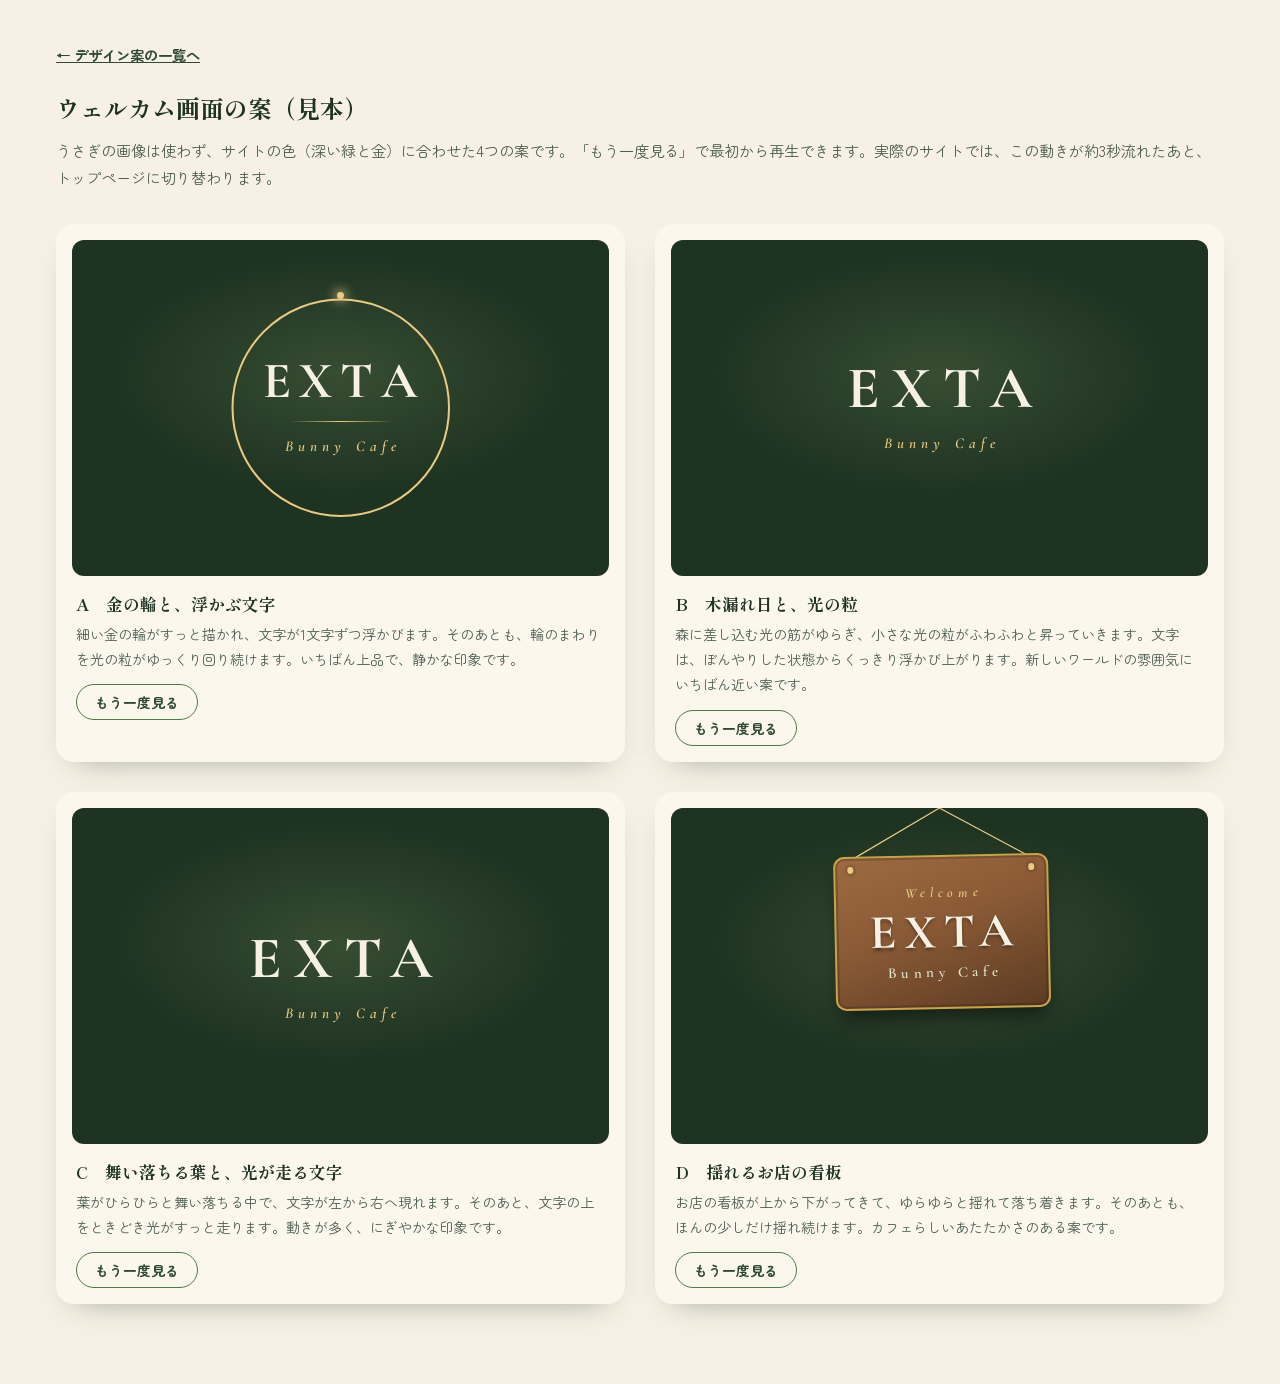
<file: design-proposals/intro-patterns.html>
<!DOCTYPE html>
<html lang="ja">
<head>
<meta charset="UTF-8">
<meta name="viewport" content="width=device-width, initial-scale=1.0">
<meta name="robots" content="noindex, nofollow">
<title>ウェルカム画面の案（見本） | BunnyCafe-EXTA</title>
<link rel="preconnect" href="https://fonts.googleapis.com">
<link rel="preconnect" href="https://fonts.gstatic.com" crossorigin>
<link href="https://fonts.googleapis.com/css2?family=Cormorant+Garamond:ital,wght@0,600;0,700;1,600&family=Shippori+Mincho:wght@500;700;800&family=Zen+Maru+Gothic:wght@400;500;700;900&display=swap" rel="stylesheet">
<style>
:root{
  --cream:#F6F1E4; --paper:#FBF7EC; --leaf:#4E7A44; --leaf-d:#2F4A33; --leaf-dd:#1F3322;
  --moss:#8DAA6B; --sage:#DCE6C9; --wood:#8A5A36; --wood-d:#5C3B22; --gold:#C9A24B; --gold-l:#E8CA82; --autumn:#E0B23A;
  --ink:#243628; --ink-soft:#4d5f50;
  --serif:"Shippori Mincho",serif; --sans:"Zen Maru Gothic",sans-serif; --en:"Cormorant Garamond",serif;
}
*{box-sizing:border-box;margin:0;padding:0}
body{font-family:var(--sans);background:var(--cream);color:var(--ink);line-height:1.8;padding:40px clamp(20px,5vw,56px) 80px}
h1{font-family:var(--serif);font-size:1.5rem;color:var(--leaf-dd)}
.lead{margin:8px 0 32px;color:var(--ink-soft);font-size:.95rem}
.back{display:inline-block;margin-bottom:18px;color:var(--leaf-d);font-weight:700;font-size:.9rem}
.grid{display:grid;grid-template-columns:repeat(auto-fit,minmax(min(440px,100%),1fr));gap:30px}
.card{background:var(--paper);border-radius:18px;padding:16px;box-shadow:0 14px 30px -20px rgba(31,51,34,.5)}
.card h2{font-family:var(--serif);font-size:1.05rem;color:var(--leaf-dd);margin:14px 4px 2px}
.card p{font-size:.88rem;color:var(--ink-soft);margin:0 4px 12px}
.replay{margin:0 4px;padding:7px 18px;border:1.5px solid var(--leaf);border-radius:999px;background:transparent;color:var(--leaf-d);font:700 .85rem var(--sans);cursor:pointer}
.replay:hover{background:var(--leaf);color:#fff}

/* 共通のステージ（実際の画面と同じ背景色） */
.stage{
  position:relative;aspect-ratio:16/10;overflow:hidden;border-radius:12px;container-type:inline-size;
  display:flex;align-items:center;justify-content:center;
  background:radial-gradient(60% 50% at 50% 40%,rgba(141,170,107,.22),transparent 70%),var(--leaf-dd);
}

/* ---------- A: 輪が描かれて、文字が浮かぶ ---------- */
.a-wrap{position:relative;width:42cqw;aspect-ratio:1;display:flex;flex-direction:column;align-items:center;justify-content:center}
.a-ring{position:absolute;inset:0;width:100%;height:100%;transform:rotate(-90deg)}
.a-ring circle{fill:none;stroke:var(--gold-l);stroke-width:.9;stroke-linecap:round;stroke-dasharray:1;stroke-dashoffset:1}
.a-orbit{position:absolute;inset:0;opacity:0}
.a-orbit i{position:absolute;left:50%;top:-.5cqw;width:1.3cqw;height:1.3cqw;margin-left:-.65cqw;border-radius:50%;background:var(--gold-l);box-shadow:0 0 2cqw .4cqw rgba(232,202,130,.8)}
.a-name{font-family:var(--en);font-weight:700;font-size:9.5cqw;letter-spacing:.16em;margin-right:-.16em;color:var(--cream);line-height:1}
.a-name span{display:inline-block;opacity:0;transform:translateY(3cqw)}
.a-line{display:block;width:46%;height:1px;margin:2.6cqw 0 2cqw;background:linear-gradient(90deg,transparent,var(--gold-l),transparent);transform:scaleX(0)}
.a-sub{font-family:var(--en);font-style:italic;font-weight:600;font-size:2.8cqw;letter-spacing:.34em;margin-right:-.34em;color:var(--gold-l);opacity:0}
.play .a-ring circle{animation:aDraw 1.8s cubic-bezier(.6,.05,.3,1) .2s forwards}
.play .a-orbit{animation:aFade .6s 1.8s forwards,aSpin 7s linear 1.8s infinite}
.play .a-name span{animation:aRise .9s cubic-bezier(.2,.7,.2,1) forwards;animation-delay:calc(.8s + var(--i)*.13s)}
.play .a-line{animation:aLine .9s cubic-bezier(.3,.7,.2,1) 1.6s forwards}
.play .a-sub{animation:aFade 1s 2s forwards}
@keyframes aDraw{to{stroke-dashoffset:0}}
@keyframes aFade{to{opacity:1}}
@keyframes aSpin{to{transform:rotate(360deg)}}
@keyframes aRise{to{opacity:1;transform:none}}
@keyframes aLine{to{transform:scaleX(1)}}

/* ---------- B: 木漏れ日と光の粒 ---------- */
.b-beam{position:absolute;top:-25%;width:14cqw;height:150%;background:linear-gradient(180deg,rgba(255,240,190,.3),transparent 78%);transform:rotate(18deg);filter:blur(1cqw);opacity:0}
.b-p{position:absolute;bottom:-6%;left:var(--x);width:var(--s);height:var(--s);border-radius:50%;background:rgba(255,236,170,.95);box-shadow:0 0 1.4cqw rgba(255,226,140,.9);opacity:0}
.b-text{position:relative;text-align:center}
.b-name{font-family:var(--en);font-weight:700;font-size:11cqw;line-height:1;color:var(--cream);opacity:0;filter:blur(2.4cqw);letter-spacing:.7em;margin-right:-.7em;display:block}
.b-sub{display:block;margin-top:2.2cqw;font-family:var(--en);font-style:italic;font-weight:600;font-size:2.8cqw;letter-spacing:.34em;margin-right:-.34em;color:var(--gold-l);opacity:0}
.play .b-beam{animation:bBeam 4.5s ease-in-out infinite alternate}
.play .b-p{animation:bFloat var(--d) linear var(--dl) infinite,bSway 3s ease-in-out var(--dl) infinite alternate}
.play .b-name{animation:bIn 2.2s cubic-bezier(.2,.6,.2,1) .5s forwards}
.play .b-sub{animation:aFade 1.2s 2s forwards}
@keyframes bBeam{0%{opacity:.15}100%{opacity:.9}}
@keyframes bFloat{0%{bottom:-6%;opacity:0}15%{opacity:1}85%{opacity:.9}100%{bottom:106%;opacity:0}}
@keyframes bSway{from{translate:-2.2cqw 0}to{translate:2.2cqw 0}}
@keyframes bIn{to{opacity:1;filter:blur(0);letter-spacing:.22em;margin-right:-.22em}}

/* ---------- C: 舞う葉と、光が走る文字 ---------- */
.c-leaf{position:absolute;top:-8%;left:var(--x);width:var(--s);height:var(--s);background:var(--c);border-radius:0 100% 0 100%;opacity:0}
.c-text{position:relative;text-align:center}
.c-name{display:block;font-family:var(--en);font-weight:700;font-size:11cqw;line-height:1.15;letter-spacing:.2em;margin-right:-.2em;padding:0 .1em;
  background:linear-gradient(100deg,var(--cream) 38%,#fff 50%,var(--cream) 62%);background-size:260% 100%;background-position:130% 0;
  -webkit-background-clip:text;background-clip:text;color:transparent;clip-path:inset(0 100% 0 0)}
.c-sub{display:block;margin-top:1.4cqw;font-family:var(--en);font-style:italic;font-weight:600;font-size:2.8cqw;letter-spacing:.34em;margin-right:-.34em;color:var(--gold-l);opacity:0}
.play .c-leaf{animation:cFall var(--d) ease-in var(--dl) infinite,cSway var(--w) ease-in-out var(--dl) infinite alternate}
.play .c-name{animation:cWipe 1.3s cubic-bezier(.6,.05,.3,1) .5s forwards,cShine 3.6s ease-in-out 2s infinite}
.play .c-sub{animation:aFade 1s 1.8s forwards}
@keyframes cFall{0%{top:-8%;opacity:0}10%{opacity:.95}90%{opacity:.9}100%{top:108%;opacity:0}}
@keyframes cSway{from{translate:-3cqw 0;rotate:-40deg}to{translate:3cqw 0;rotate:70deg}}
@keyframes cWipe{to{clip-path:inset(0 0 0 0)}}
@keyframes cShine{0%{background-position:130% 0}55%,100%{background-position:-30% 0}}

/* ---------- D: 揺れる看板 ---------- */
.d-hang{position:absolute;left:50%;top:0;width:40cqw;margin-left:-20cqw;transform-origin:50% 0;transform:translateY(-130%)}
.d-swing{transform-origin:50% 0}
.d-string{display:block;width:100%;height:9cqw;overflow:visible}
.d-string path{fill:none;stroke:var(--gold-l);stroke-width:.7;vector-effect:non-scaling-stroke;stroke-width:1.2px}
.d-sign{position:relative;margin-top:-.3cqw;padding:4.4cqw 2cqw 4cqw;text-align:center;border-radius:2cqw;
  background:linear-gradient(160deg,#9c6b42,var(--wood) 45%,var(--wood-d));border:.5cqw solid var(--gold);
  box-shadow:0 2.4cqw 3.6cqw -1.2cqw rgba(0,0,0,.55),inset 0 0 0 .4cqw rgba(0,0,0,.18)}
.d-sign::before,.d-sign::after{content:"";position:absolute;top:1.6cqw;width:1.2cqw;height:1.2cqw;border-radius:50%;background:var(--gold-l);box-shadow:0 0 .8cqw rgba(0,0,0,.5)}
.d-sign::before{left:2.2cqw}.d-sign::after{right:2.2cqw}
.d-welcome{font-family:var(--en);font-style:italic;font-weight:600;font-size:2.6cqw;letter-spacing:.34em;margin-right:-.34em;color:var(--gold-l)}
.d-name{font-family:var(--en);font-weight:700;font-size:9cqw;line-height:1.1;letter-spacing:.16em;margin-right:-.16em;color:var(--cream);text-shadow:0 .4cqw .6cqw rgba(0,0,0,.4)}
.d-sub{font-family:var(--en);font-weight:600;font-size:2.8cqw;letter-spacing:.3em;margin-right:-.3em;color:var(--sage)}
.play .d-hang{animation:dDrop 1s cubic-bezier(.3,1.35,.5,1) .2s forwards}
.play .d-swing{animation:dSwing 4.4s ease-out 1s forwards,dSway 5s ease-in-out 5.4s infinite alternate}
@keyframes dDrop{to{transform:none}}
@keyframes dSwing{0%{transform:rotate(15deg)}12%{transform:rotate(-11deg)}24%{transform:rotate(7deg)}36%{transform:rotate(-4.2deg)}48%{transform:rotate(2.4deg)}60%{transform:rotate(-1.3deg)}100%{transform:rotate(-1.2deg)}}
@keyframes dSway{from{transform:rotate(-1.2deg)}to{transform:rotate(1.2deg)}}

@media (prefers-reduced-motion:reduce){
  .stage *{animation-duration:.01s!important;animation-delay:0s!important;animation-iteration-count:1!important}
}
</style>
</head>
<body>
<a class="back" href="index.html">← デザイン案の一覧へ</a>
<h1>ウェルカム画面の案（見本）</h1>
<p class="lead">うさぎの画像は使わず、サイトの色（深い緑と金）に合わせた4つの案です。「もう一度見る」で最初から再生できます。実際のサイトでは、この動きが約3秒流れたあと、トップページに切り替わります。</p>

<div class="grid">
  <section class="card">
    <div class="stage" id="stA">
      <div class="a-wrap">
        <svg class="a-ring" viewBox="0 0 100 100"><circle cx="50" cy="50" r="48" pathLength="1"/></svg>
        <span class="a-orbit"><i></i></span>
        <div class="a-name" id="aName">EXTA</div>
        <span class="a-line"></span>
        <div class="a-sub">Bunny Cafe</div>
      </div>
    </div>
    <h2>A　金の輪と、浮かぶ文字</h2>
    <p>細い金の輪がすっと描かれ、文字が1文字ずつ浮かびます。そのあとも、輪のまわりを光の粒がゆっくり回り続けます。いちばん上品で、静かな印象です。</p>
    <button class="replay" data-target="stA">もう一度見る</button>
  </section>

  <section class="card">
    <div class="stage" id="stB">
      <div id="bBeams"></div>
      <div id="bParticles"></div>
      <div class="b-text"><span class="b-name">EXTA</span><span class="b-sub">Bunny Cafe</span></div>
    </div>
    <h2>B　木漏れ日と、光の粒</h2>
    <p>森に差し込む光の筋がゆらぎ、小さな光の粒がふわふわと昇っていきます。文字は、ぼんやりした状態からくっきり浮かび上がります。新しいワールドの雰囲気にいちばん近い案です。</p>
    <button class="replay" data-target="stB">もう一度見る</button>
  </section>

  <section class="card">
    <div class="stage" id="stC">
      <div id="cLeaves"></div>
      <div class="c-text"><span class="c-name">EXTA</span><span class="c-sub">Bunny Cafe</span></div>
    </div>
    <h2>C　舞い落ちる葉と、光が走る文字</h2>
    <p>葉がひらひらと舞い落ちる中で、文字が左から右へ現れます。そのあと、文字の上をときどき光がすっと走ります。動きが多く、にぎやかな印象です。</p>
    <button class="replay" data-target="stC">もう一度見る</button>
  </section>

  <section class="card">
    <div class="stage" id="stD">
      <div class="d-hang">
        <div class="d-swing">
          <svg class="d-string" viewBox="0 0 100 20" preserveAspectRatio="none"><path d="M50 0 L10 20 M50 0 L90 20"/></svg>
          <div class="d-sign">
            <div class="d-welcome">Welcome</div>
            <div class="d-name">EXTA</div>
            <div class="d-sub">Bunny Cafe</div>
          </div>
        </div>
      </div>
    </div>
    <h2>D　揺れるお店の看板</h2>
    <p>お店の看板が上から下がってきて、ゆらゆらと揺れて落ち着きます。そのあとも、ほんの少しだけ揺れ続けます。カフェらしいあたたかさのある案です。</p>
    <button class="replay" data-target="stD">もう一度見る</button>
  </section>
</div>

<script>
// 文字を1文字ずつに分ける（A）
(function(){
  var el=document.getElementById('aName'),t=el.textContent;el.textContent='';
  t.split('').forEach(function(c,i){var s=document.createElement('span');s.textContent=c;s.style.setProperty('--i',i);el.appendChild(s)});
})();
// 光の筋と粒（B）
(function(){
  var beams=document.getElementById('bBeams'),pt=document.getElementById('bParticles');
  [12,38,64,84].forEach(function(x,i){var b=document.createElement('div');b.className='b-beam';b.style.left=x+'%';b.style.animationDelay=(-i*1.1)+'s';b.style.transform='rotate('+(14+i*3)+'deg)';beams.appendChild(b)});
  for(var i=0;i<22;i++){var p=document.createElement('span');p.className='b-p';
    p.style.setProperty('--x',(4+Math.random()*92)+'%');
    p.style.setProperty('--s',(.7+Math.random()*1.3)+'cqw');
    p.style.setProperty('--d',(5+Math.random()*5)+'s');
    p.style.setProperty('--dl',(-Math.random()*9)+'s');
    pt.appendChild(p)}
})();
// 葉（C）
(function(){
  var box=document.getElementById('cLeaves'),cols=['#8DAA6B','#6f9a58','#E0B23A','#C9A24B','#4E7A44','#b7cf8c'];
  for(var i=0;i<14;i++){var l=document.createElement('span');l.className='c-leaf';
    l.style.setProperty('--x',(3+Math.random()*94)+'%');
    l.style.setProperty('--s',(1.8+Math.random()*2.2)+'cqw');
    l.style.setProperty('--c',cols[i%cols.length]);
    l.style.setProperty('--d',(6+Math.random()*4)+'s');
    l.style.setProperty('--w',(1.6+Math.random()*1.4)+'s');
    l.style.setProperty('--dl',(-Math.random()*9)+'s');
    box.appendChild(l)}
})();
// 再生
function play(st){st.classList.remove('play');void st.offsetWidth;st.classList.add('play')}
var stages=document.querySelectorAll('.stage');
stages.forEach(function(s){play(s)});
document.querySelectorAll('.replay').forEach(function(b){b.addEventListener('click',function(){play(document.getElementById(b.dataset.target))})});
</script>
</body>
</html>
</file>
<file: css/style.css>
/* ==========================================================================
   BunnyCafe EXTA — VRChat Virtual Event Site
   クラシック&ゴージャス（シネマ・劇場）をテーマにしたカフェサイト
   ========================================================================== */

:root {
  /* Classic & Gorgeous palette — deep navy / burgundy base, gold / warm white accent */
  --color-cream: #F4ECDD;
  --color-cream-soft: #14121F;
  --color-peach: #E8CA82;
  --color-peach-deep: #C9A24B;
  --color-rose: #8C2C42;
  --color-gold: #C9A24B;
  --color-brown: #F4ECDD;
  --color-brown-soft: #C2B4A6;
  --color-ink: #F4ECDD;
  --color-white: #FFFFFF;

  --color-surface: #1E1A2B;
  --color-burgundy-deep: #33101C;

  --gradient-hero: linear-gradient(160deg, #171226 0%, #3A1220 55%, #6E1E33 100%);
  --gradient-soft: linear-gradient(135deg, #1B1728 0%, #241C2E 100%);
  --gradient-gold: linear-gradient(120deg, var(--color-gold), var(--color-peach));

  --shadow-soft: 0 20px 45px -20px rgba(0, 0, 0, 0.65);
  --shadow-card: 0 12px 30px -12px rgba(0, 0, 0, 0.55);

  --font-serif: "Shippori Mincho", serif;
  --font-sans: "Zen Kaku Gothic New", sans-serif;

  --header-height: 76px;
  --container-width: 1120px;
}

* {
  margin: 0;
  padding: 0;
  box-sizing: border-box;
}

html {
  scroll-behavior: smooth;
  scroll-padding-top: var(--header-height);
}

#concept, #mascot, #interior, #menu, #reservation, #shop, #cast {
  scroll-margin-top: -100px;
}

html.intro-locked {
  overflow: hidden;
}

body {
  font-family: var(--font-sans);
  color: var(--color-ink);
  background: var(--color-cream-soft);
  line-height: 1.8;
  overflow-x: hidden;
  -webkit-font-smoothing: antialiased;
}

img { max-width: 100%; display: block; }

a {
  color: inherit;
  text-decoration: none;
}

ul { list-style: none; }

.section-inner {
  max-width: var(--container-width);
  margin: 0 auto;
  padding: 0 24px;
}

.section-eyebrow {
  font-family: var(--font-serif);
  letter-spacing: 0.25em;
  text-transform: uppercase;
  color: var(--color-peach-deep);
  font-size: 0.8rem;
  font-weight: 700;
  margin-bottom: 12px;
  text-align: center;
}

.section-title {
  font-family: var(--font-serif);
  font-size: clamp(1.8rem, 4vw, 2.6rem);
  font-weight: 700;
  text-align: center;
  color: var(--color-brown);
  margin-bottom: 16px;
  letter-spacing: 0.04em;
}

.section-lead {
  text-align: center;
  color: var(--color-brown-soft);
  max-width: 560px;
  margin: 0 auto 48px;
  font-size: 0.98rem;
}

/* ==========================================================================
   Sound Consent
   ========================================================================== */

.consent-overlay {
  position: fixed;
  inset: 0;
  z-index: 10000;
  display: flex;
  align-items: center;
  justify-content: center;
  background: var(--color-cream-soft);
  padding: 24px;
  opacity: 1;
  transition: opacity 0.4s ease;
}

.consent-overlay.is-hidden {
  opacity: 0;
  pointer-events: none;
}

.consent-card {
  max-width: 360px;
  width: 100%;
  text-align: center;
  padding: 44px 32px;
  border-radius: 24px;
  background: var(--color-surface);
  border: 1px solid rgba(201, 162, 75, 0.35);
  box-shadow: var(--shadow-soft);
}

.consent-icon {
  display: inline-flex;
  align-items: center;
  justify-content: center;
  width: 56px;
  height: 56px;
  border-radius: 50%;
  background: rgba(201, 162, 75, 0.12);
  color: var(--color-gold);
  margin-bottom: 22px;
}

.consent-title {
  font-family: var(--font-serif);
  font-size: 1.2rem;
  font-weight: 700;
  color: var(--color-brown);
  margin-bottom: 10px;
}

.consent-text {
  font-size: 0.88rem;
  color: var(--color-brown-soft);
  margin-bottom: 30px;
  line-height: 1.7;
}

.consent-actions {
  display: flex;
  flex-direction: column;
  gap: 12px;
}

.consent-btn {
  width: 100%;
}

.consent-btn-silent {
  color: var(--color-brown-soft);
  border-color: rgba(201, 162, 75, 0.3);
}

.consent-btn-silent:hover {
  color: var(--color-white);
}

/* ==========================================================================
   Intro / Welcome Splash
   ========================================================================== */

.intro-overlay {
  position: fixed;
  inset: 0;
  z-index: 9999;
  display: flex;
  align-items: center;
  justify-content: center;
  background: var(--color-cream-soft);
  opacity: 1;
  transition: opacity 0.5s ease;
}

.intro-overlay.is-hidden {
  opacity: 0;
  pointer-events: none;
}

.intro-logo-wrap {
  position: relative;
  width: clamp(120px, 26vw, 180px);
  aspect-ratio: 1 / 1;
}

.intro-logo-bounce {
  width: 100%;
  height: 100%;
  transform-origin: center bottom;
  transform: translateY(-130vh);
}

.intro-logo-bounce.is-animating {
  animation: introDrop 1.3s cubic-bezier(0.32, 0.1, 0.4, 1) both;
}

.intro-logo {
  width: 100%;
  height: 100%;
  object-fit: contain;
  filter: drop-shadow(0 18px 26px rgba(0, 0, 0, 0.5));
}

@keyframes introDrop {
  0%   { transform: translateY(-130vh) scale(1, 1); }
  46%  { transform: translateY(0) scale(1, 1); }
  50%  { transform: translateY(0) scale(1.18, 0.82); }
  56%  { transform: translateY(-70px) scale(0.94, 1.06); }
  64%  { transform: translateY(0) scale(1, 1); }
  68%  { transform: translateY(0) scale(1.12, 0.88); }
  74%  { transform: translateY(-32px) scale(0.96, 1.04); }
  80%  { transform: translateY(0) scale(1, 1); }
  84%  { transform: translateY(0) scale(1.06, 0.94); }
  90%  { transform: translateY(-10px) scale(0.98, 1.02); }
  96%  { transform: translateY(0) scale(1.02, 0.98); }
  100% { transform: translateY(0) scale(1, 1); }
}

@media (prefers-reduced-motion: reduce) {
  .intro-overlay { transition: none; }
  .intro-logo-bounce.is-animating { animation: none; }
}

/* ==========================================================================
   Buttons
   ========================================================================== */

.btn {
  display: inline-flex;
  align-items: center;
  justify-content: center;
  padding: 14px 34px;
  border-radius: 999px;
  font-family: inherit;
  font-weight: 700;
  font-size: 0.95rem;
  letter-spacing: 0.05em;
  cursor: pointer;
  transition: transform 0.25s ease, box-shadow 0.25s ease, background 0.25s ease, color 0.25s ease;
  border: 2px solid transparent;
  white-space: nowrap;
}

.btn-primary {
  background: var(--gradient-gold);
  color: #241A0C;
  box-shadow: var(--shadow-soft);
}

.btn-primary:hover {
  transform: translateY(-3px);
  box-shadow: 0 24px 40px -16px rgba(0, 0, 0, 0.6);
}

.btn-outline {
  background: transparent;
  border-color: rgba(201, 162, 75, 0.6);
  color: var(--color-white);
}

.btn-outline:hover {
  background: rgba(201, 162, 75, 0.14);
  transform: translateY(-3px);
}

/* ==========================================================================
   Header / Navigation
   ========================================================================== */

.site-header {
  position: fixed;
  top: 0;
  left: 0;
  width: 100%;
  height: var(--header-height);
  z-index: 1000;
  transition: background 0.35s ease, box-shadow 0.35s ease, backdrop-filter 0.35s ease;
}

.site-header.is-scrolled {
  background: rgba(18, 16, 27, 0.85);
  backdrop-filter: blur(10px);
  box-shadow: 0 6px 24px -12px rgba(0, 0, 0, 0.5);
}

.header-inner {
  width: 100%;
  height: 100%;
  padding: 0 40px;
  display: flex;
  align-items: center;
  justify-content: space-between;
}

.logo {
  display: flex;
  align-items: center;
  gap: 12px;
  font-family: var(--font-serif);
  font-weight: 700;
  font-size: 1.2rem;
  color: var(--color-brown);
}

.site-header:not(.is-scrolled) .logo { color: var(--color-white); }

.logo-mark {
  flex-shrink: 0;
  width: 60px;
  height: 60px;
  background-color: currentColor;
  -webkit-mask-image: url('../ロゴマーク/ロゴマーク.png');
  mask-image: url('../ロゴマーク/ロゴマーク.png');
  -webkit-mask-repeat: no-repeat;
  mask-repeat: no-repeat;
  -webkit-mask-position: center;
  mask-position: center;
  -webkit-mask-size: contain;
  mask-size: contain;
  filter: drop-shadow(0 4px 8px rgba(0, 0, 0, 0.4));
}

.logo-text {
  display: flex;
  flex-direction: column;
  line-height: 1.15;
}

.logo-genre {
  font-family: var(--font-sans);
  font-size: 0.6rem;
  font-weight: 700;
  letter-spacing: 0.18em;
  text-transform: uppercase;
  opacity: 0.75;
}

.logo-name {
  font-size: 1.3rem;
  letter-spacing: 0.03em;
  color: var(--color-peach-deep);
}

.nav-list {
  display: flex;
  gap: clamp(20px, 3.4vw, 40px);
}

.nav-link {
  font-size: 0.92rem;
  font-weight: 500;
  color: var(--color-brown);
  position: relative;
  padding-bottom: 4px;
  white-space: nowrap;
}

.site-header:not(.is-scrolled) .nav-link { color: var(--color-white); }

.nav-link::after {
  content: "";
  position: absolute;
  left: 0;
  bottom: 0;
  width: 0;
  height: 2px;
  background: currentColor;
  transition: width 0.3s ease;
}

.nav-link:hover::after { width: 100%; }

.nav-toggle {
  display: none;
  flex-direction: column;
  justify-content: center;
  align-items: center;
  gap: 5px;
  width: 42px;
  height: 42px;
  background: transparent;
  border: none;
  cursor: pointer;
  z-index: 1100;
}

.nav-toggle span {
  display: block;
  width: 24px;
  height: 2px;
  background: var(--color-brown);
  transition: transform 0.3s ease, opacity 0.3s ease, background 0.3s ease;
}

.site-header:not(.is-scrolled) .nav-toggle span { background: var(--color-white); }

.nav-toggle.is-active span:nth-child(1) { transform: translateY(7px) rotate(45deg); }
.nav-toggle.is-active span:nth-child(2) { opacity: 0; }
.nav-toggle.is-active span:nth-child(3) { transform: translateY(-7px) rotate(-45deg); }
.nav-toggle.is-active span { background: var(--color-brown) !important; }

/* ==========================================================================
   Hero
   ========================================================================== */

.hero {
  position: relative;
  min-height: 100vh;
  display: flex;
  align-items: center;
  justify-content: center;
  overflow: hidden;
  padding: var(--header-height) 24px 80px;
}

.hero-bg {
  position: absolute;
  inset: 0;
  background: var(--gradient-hero);
  z-index: -2;
}

.hero-slideshow {
  position: absolute;
  inset: 0;
  z-index: -1;
  overflow: hidden;
}

.hero-slideshow::after {
  content: "";
  position: absolute;
  inset: 0;
  background:
    radial-gradient(ellipse at center, rgba(20, 18, 31, 0.55) 0%, rgba(20, 18, 31, 0.2) 70%),
    linear-gradient(to bottom, rgba(20, 18, 31, 0.55), rgba(51, 16, 28, 0.55));
}

.hero-slide {
  position: absolute;
  inset: 0;
  width: 100%;
  height: 100%;
  object-fit: cover;
  opacity: 0;
  filter: brightness(0.5) saturate(0.85);
  animation: heroSlide 36s linear infinite;
}

.hero-slide:nth-child(1) { animation-delay: 0s; }
.hero-slide:nth-child(2) { animation-delay: 6s; }
.hero-slide:nth-child(3) { animation-delay: 12s; }
.hero-slide:nth-child(4) { animation-delay: 18s; }
.hero-slide:nth-child(5) { animation-delay: 24s; }
.hero-slide:nth-child(6) { animation-delay: 30s; }

@keyframes heroSlide {
  0%   { opacity: 0; transform: scale(1); }
  5%   { opacity: 1; }
  17%  { opacity: 1; }
  22%  { opacity: 0; transform: scale(1.07); }
  100% { opacity: 0; transform: scale(1.07); }
}

@media (prefers-reduced-motion: reduce) {
  .hero-slide { animation: none; }
  .hero-slide:first-child { opacity: 1; }
}

.hero-particles {
  position: absolute;
  inset: 0;
  background-image:
    radial-gradient(2px 2px at 20% 30%, rgba(255,255,255,0.5), transparent),
    radial-gradient(2px 2px at 70% 20%, rgba(255,255,255,0.4), transparent),
    radial-gradient(3px 3px at 40% 70%, rgba(255,255,255,0.35), transparent),
    radial-gradient(2px 2px at 85% 65%, rgba(255,255,255,0.45), transparent),
    radial-gradient(2px 2px at 55% 45%, rgba(255,255,255,0.3), transparent);
  z-index: -1;
}

.hero-grid {
  position: absolute;
  inset: 0;
  background-image:
    linear-gradient(rgba(201, 162, 75, 0.16) 1px, transparent 1px),
    linear-gradient(90deg, rgba(201, 162, 75, 0.16) 1px, transparent 1px);
  background-size: 56px 56px;
  mask-image: linear-gradient(to bottom, transparent, black 25%, black 75%, transparent);
  -webkit-mask-image: linear-gradient(to bottom, transparent, black 25%, black 75%, transparent);
  z-index: -1;
}

.hero-floor {
  position: absolute;
  left: -20%;
  right: -20%;
  bottom: 0;
  height: 42%;
  background-image:
    linear-gradient(rgba(232, 202, 130, 0.4) 1px, transparent 1px),
    linear-gradient(90deg, rgba(232, 202, 130, 0.4) 1px, transparent 1px);
  background-size: 64px 64px;
  transform: perspective(380px) rotateX(62deg);
  transform-origin: bottom;
  mask-image: linear-gradient(to top, black 0%, transparent 90%);
  -webkit-mask-image: linear-gradient(to top, black 0%, transparent 90%);
  z-index: -1;
}

.hero-content {
  text-align: center;
  max-width: 720px;
}

.hero-eyebrow {
  color: var(--color-white);
  letter-spacing: 0.3em;
  text-transform: uppercase;
  font-size: 0.8rem;
  font-weight: 700;
  margin-bottom: 24px;
  opacity: 0.95;
}

.hero-title {
  margin-bottom: 28px;
}

.hero-logo-img {
  width: min(85%, 620px);
  height: auto;
  margin: 0 auto;
  opacity: 0;
  filter: drop-shadow(0 16px 30px rgba(0, 0, 0, 0.55));
}

.hero-logo-img.is-revealed {
  animation: heroLogoFlicker 2s linear both;
}

@keyframes heroLogoFlicker {
  0%   { opacity: 0; }
  3%   { opacity: 1; }
  6%   { opacity: 0.2; }
  9%   { opacity: 1; }
  12%  { opacity: 0.15; }
  15%  { opacity: 1; }
  18%  { opacity: 0.1; }
  21%  { opacity: 0.9; }
  25%  { opacity: 0.1; }
  100% { opacity: 1; }
}

@media (prefers-reduced-motion: reduce) {
  .hero-logo-img { opacity: 1; }
  .hero-logo-img.is-revealed { animation: none; }
}

.hero-copy {
  color: var(--color-white);
  font-size: clamp(0.95rem, 2vw, 1.08rem);
  margin-bottom: 28px;
  opacity: 0.96;
}

.hero-tag {
  display: inline-flex;
  align-items: center;
  gap: 9px;
  padding: 9px 20px;
  margin-bottom: 40px;
  border: 1px solid rgba(201, 162, 75, 0.55);
  border-radius: 999px;
  background: rgba(201, 162, 75, 0.12);
  backdrop-filter: blur(6px);
  color: var(--color-white);
  font-family: var(--font-sans);
  font-size: 0.72rem;
  font-weight: 700;
  letter-spacing: 0.15em;
  text-transform: uppercase;
}

/* 次回営業日（管理画面で設定すると表示される） */
.hero-next {
  display: inline-flex;
  align-items: center;
  justify-content: center;
  flex-wrap: wrap;
  gap: 4px 14px;
  max-width: 100%;
  margin: 0 0 30px;
  padding: 12px 24px;
  border: 1px solid rgba(201, 162, 75, 0.7);
  border-radius: 999px;
  background: rgba(20, 18, 31, 0.55);
  backdrop-filter: blur(6px);
  box-shadow: 0 0 28px rgba(201, 162, 75, 0.28);
  color: var(--color-white);
  transition: opacity 0.6s ease;
}

/* 読み込み中は、場所だけ空けておく（表示が切り替わって、画面がずれないように） */
.hero-next.is-pending { visibility: hidden; opacity: 0; }

.hero-next-label {
  font-size: 0.72rem;
  line-height: 1;
  margin-right: -0.28em; /* 字間の余白で、右に寄って見えないように、打ち消す */
  font-weight: 700;
  letter-spacing: 0.28em;
  text-transform: uppercase;
  color: var(--color-peach);
}

.hero-next b {
  font-family: var(--font-serif);
  line-height: 1.2;
  font-size: clamp(1rem, 4.4vw, 1.4rem);
  letter-spacing: 0.04em;
  white-space: nowrap;
}

.hero-tag-dot {
  width: 6px;
  height: 6px;
  border-radius: 50%;
  background: var(--color-gold);
  box-shadow: 0 0 0 0 rgba(201, 162, 75, 0.6);
  animation: heroTagPulse 2.2s ease-out infinite;
}

@keyframes heroTagPulse {
  0% { box-shadow: 0 0 0 0 rgba(201, 162, 75, 0.55); }
  70% { box-shadow: 0 0 0 7px rgba(201, 162, 75, 0); }
  100% { box-shadow: 0 0 0 0 rgba(201, 162, 75, 0); }
}

@media (prefers-reduced-motion: reduce) {
  .hero-tag-dot { animation: none; }
}

.hero-actions {
  display: flex;
  gap: 18px;
  justify-content: center;
  flex-wrap: wrap;
}

.scroll-cue {
  position: absolute;
  bottom: 32px;
  left: 50%;
  transform: translateX(-50%);
  width: 26px;
  height: 42px;
  border: 2px solid rgba(201, 162, 75, 0.7);
  border-radius: 999px;
}

.scroll-cue span {
  position: absolute;
  top: 8px;
  left: 50%;
  width: 4px;
  height: 4px;
  background: var(--color-gold);
  border-radius: 50%;
  transform: translateX(-50%);
  animation: scrollCue 1.8s ease infinite;
}

@keyframes scrollCue {
  0% { top: 8px; opacity: 1; }
  70% { top: 24px; opacity: 0; }
  100% { top: 24px; opacity: 0; }
}

/* ==========================================================================
   Concept
   ========================================================================== */

.concept {
  padding: 120px 0;
  background: var(--color-cream-soft);
}

.concept-grid {
  display: grid;
  grid-template-columns: 0.85fr 1.15fr;
  gap: 64px;
  align-items: center;
  margin-top: 56px;
}

.concept-visual-frame {
  aspect-ratio: 4 / 5;
  border-radius: 28px;
  background: var(--gradient-soft);
  display: flex;
  align-items: center;
  justify-content: center;
  box-shadow: var(--shadow-card);
  position: relative;
  overflow: hidden;
}

.concept-visual-frame::before {
  content: "";
  position: absolute;
  inset: 14px;
  border: 1.5px solid rgba(201, 162, 75, 0.4);
  border-radius: 20px;
  z-index: 1;
  pointer-events: none;
}

.concept-visual-icon {
  font-size: 5rem;
  filter: drop-shadow(0 10px 20px rgba(0, 0, 0, 0.4));
}

.concept-visual-frame img {
  width: 100%;
  height: 100%;
  object-fit: cover;
}

.concept-text p {
  color: var(--color-brown-soft);
  margin-bottom: 18px;
  font-size: 0.98rem;
}

.concept-points {
  margin-top: 36px;
  display: flex;
  flex-direction: column;
  gap: 26px;
}

.concept-points li {
  display: flex;
  gap: 20px;
  align-items: flex-start;
}

.concept-points-num {
  font-family: var(--font-serif);
  font-size: 1.3rem;
  font-weight: 700;
  color: var(--color-peach-deep);
  line-height: 1.4;
}

.concept-points h3 {
  font-size: 1.02rem;
  color: var(--color-brown);
  margin-bottom: 4px;
  font-weight: 700;
}

.concept-points p {
  font-size: 0.9rem;
  color: var(--color-brown-soft);
  margin-bottom: 0;
}

/* ==========================================================================
   Mascot (ロパンくん)
   ========================================================================== */

.mascot {
  position: relative;
  overflow: hidden;
  padding: 120px 0;
  background:
    radial-gradient(ellipse at 15% 0%, rgba(246, 226, 178, 0.14), transparent 55%),
    radial-gradient(ellipse at 90% 100%, rgba(201, 162, 75, 0.12), transparent 50%),
    linear-gradient(160deg, #2b101d 0%, #1f1228 55%, #15121f 100%);
}

.mascot .section-inner { position: relative; z-index: 1; }

/* 見出しは、どの画面幅でも1行に収める（幅に合わせて文字サイズを縮める） */
.mascot .section-title {
  white-space: nowrap;
  letter-spacing: 0;
  font-size: min(clamp(1.8rem, 4vw, 2.6rem), calc((100vw - 40px) / 21.3));
}

.mascot-grid {
  display: grid;
  grid-template-columns: 0.95fr 1.05fr;
  gap: 64px;
  align-items: center;
  margin-top: 56px;
}

.mascot-visual { text-align: center; }

/* 黒い体が背景に埋もれないよう、後ろに明るいステージ（丸い光）を置く */
.mascot-stage {
  position: relative;
  display: block;
  width: min(420px, 100%);
  aspect-ratio: 1 / 1;
  margin: 0 auto;
  padding: 0;
  border: 0;
  border-radius: 50%;
  background: radial-gradient(circle at 50% 42%, #fffaf0 0%, #f9e8c0 46%, #ecc872 78%, rgba(236, 200, 114, 0.15) 100%);
  box-shadow: 0 0 70px rgba(246, 226, 178, 0.32), inset 0 -18px 40px rgba(201, 150, 60, 0.35);
  cursor: pointer;
  -webkit-tap-highlight-color: transparent;
}

.mascot-stage:focus-visible { outline: 3px solid var(--color-gold); outline-offset: 8px; }

.mascot-ring {
  position: absolute;
  inset: -12px;
  border: 2px dashed rgba(246, 226, 178, 0.6);
  border-radius: 50%;
  animation: mascotSpin 40s linear infinite;
  pointer-events: none;
}

.mascot-img {
  position: absolute;
  left: 0;
  right: 0;
  bottom: 13%;
  width: 88%;
  height: auto;
  margin: 0 auto;
  /* 見た目の中心を丸い台に合わせるため、少し右・上へずらしている */
  translate: 3% 0;
  filter: drop-shadow(0 14px 14px rgba(70, 35, 0, 0.35));
  animation: mascotBob 3.4s ease-in-out infinite;
  pointer-events: none;
}

.mascot-stage.is-hop .mascot-img {
  animation: mascotHop 0.75s cubic-bezier(0.3, 1.6, 0.5, 1);
}

.mascot-hint {
  margin-top: 22px;
  font-size: 0.8rem;
  letter-spacing: 0.12em;
  color: var(--color-peach);
  animation: mascotHint 2.4s ease-in-out infinite;
}

/* 名前の由来: ロップイヤー ＋ ラパン ＝ ロパンくん */
.mascot-origin {
  display: flex;
  flex-wrap: wrap;
  align-items: center;
  gap: 10px;
  margin-bottom: 24px;
}

.mascot-chip {
  display: inline-flex;
  flex-direction: column;
  align-items: center;
  padding: 8px 16px;
  line-height: 1.5;
  background: rgba(246, 226, 178, 0.1);
  border: 1px solid rgba(246, 226, 178, 0.4);
  border-radius: 16px;
}

.mascot-chip b {
  font-family: var(--font-serif);
  font-size: 1.05rem;
  color: #fff1cf;
}

.mascot-chip small { font-size: 0.68rem; color: var(--color-brown-soft); }

.mascot-op { font-size: 1.3rem; font-weight: 700; color: var(--color-gold); }

/* 「＝」と「ロパンくん」は、いつも同じ行に並べる */
.mascot-result { display: inline-flex; align-items: center; gap: 10px; }

.mascot-chip-result {
  background: var(--gradient-gold);
  border-color: transparent;
  box-shadow: 0 8px 18px -8px rgba(201, 162, 75, 0.8);
}

.mascot-chip-result b { color: #2a1608; font-size: 1.15rem; }

.mascot-text p {
  margin-bottom: 18px;
  font-size: 0.98rem;
  color: var(--color-brown-soft);
  line-break: strict;
  text-wrap: pretty;
}

/* ロパンくんの吹き出し */
.mascot-bubble {
  position: relative;
  margin: 30px 0 0 14px;
  padding: 20px 24px 22px;
  color: #3b2432;
  background: #fff7e4;
  border-radius: 24px;
  box-shadow: 0 16px 32px -14px rgba(0, 0, 0, 0.75);
}

.mascot-bubble::before {
  content: "";
  position: absolute;
  top: 34px;
  left: -13px;
  border: 13px solid transparent;
  border-left: 0;
  border-right-color: #fff7e4;
}

.mascot-bubble figcaption {
  margin-bottom: 4px;
  font-size: 0.75rem;
  font-weight: 700;
  letter-spacing: 0.2em;
  color: #b3722c;
}

.mascot-bubble blockquote {
  margin: 0;
  font-family: var(--font-serif);
  font-size: 1.1rem;
  font-weight: 700;
  line-height: 1.9;
  line-break: strict;
  text-wrap: pretty;
}

/* ちらちら光る飾り */
.mascot-sparkles { position: absolute; inset: 0; pointer-events: none; }

.mascot-sparkles span {
  position: absolute;
  color: var(--color-peach);
  text-shadow: 0 0 10px rgba(246, 226, 178, 0.9);
  animation: mascotTwinkle 3s ease-in-out infinite;
}

.mascot-sparkles span:nth-child(1) { left: 6%;  top: 14%; font-size: 1.3rem; animation-delay: 0s; }
.mascot-sparkles span:nth-child(2) { left: 18%; top: 72%; font-size: 0.9rem; animation-delay: 0.7s; }
.mascot-sparkles span:nth-child(3) { left: 44%; top: 8%;  font-size: 1rem;   animation-delay: 1.4s; }
.mascot-sparkles span:nth-child(4) { left: 52%; top: 88%; font-size: 1.2rem; animation-delay: 0.3s; color: #ff9fbd; }
.mascot-sparkles span:nth-child(5) { left: 74%; top: 18%; font-size: 1.4rem; animation-delay: 1.1s; }
.mascot-sparkles span:nth-child(6) { left: 90%; top: 52%; font-size: 1.1rem; animation-delay: 2s;   color: #ff9fbd; }
.mascot-sparkles span:nth-child(7) { left: 94%; top: 86%; font-size: 0.9rem; animation-delay: 0.5s; }
.mascot-sparkles span:nth-child(8) { left: 33%; top: 46%; font-size: 0.8rem; animation-delay: 1.7s; }

/* タップで飛び散るハート・星 */
.mascot-pop {
  position: absolute;
  left: 50%;
  top: 50%;
  z-index: 3;
  pointer-events: none;
  text-shadow: 0 0 8px currentColor;
  animation: mascotPop var(--dur, 1s) ease-out forwards;
}

/* スクロールして見えたとき、ふわっと現れる（動きを減らす設定では使わない） */
.mascot.reveal-ready .mascot-visual,
.mascot.reveal-ready .mascot-text {
  opacity: 0;
  transform: translateY(26px);
  transition: opacity 0.8s ease, transform 0.8s cubic-bezier(0.2, 0.9, 0.3, 1);
}

.mascot.reveal-ready .mascot-text { transition-delay: 0.18s; }

.mascot.reveal-ready.is-in .mascot-visual,
.mascot.reveal-ready.is-in .mascot-text {
  opacity: 1;
  transform: none;
}

@keyframes mascotBob {
  0%, 100% { transform: translateY(0) rotate(-1deg); }
  50%      { transform: translateY(-12px) rotate(1deg); }
}

@keyframes mascotHop {
  0%   { transform: translateY(0) scale(1, 1); }
  18%  { transform: translateY(6px) scale(1.08, 0.9); }
  45%  { transform: translateY(-46px) scale(0.95, 1.07) rotate(-4deg); }
  70%  { transform: translateY(0) scale(1.06, 0.93); }
  85%  { transform: translateY(-8px) scale(0.99, 1.01); }
  100% { transform: translateY(0) scale(1, 1); }
}

@keyframes mascotSpin { to { transform: rotate(360deg); } }

@keyframes mascotHint {
  0%, 100% { opacity: 0.55; }
  50%      { opacity: 1; }
}

@keyframes mascotTwinkle {
  0%, 100% { opacity: 0.25; transform: scale(0.7) rotate(0deg); }
  50%      { opacity: 1;    transform: scale(1.15) rotate(20deg); }
}

@keyframes mascotPop {
  0%   { opacity: 0; transform: translate(-50%, -50%) scale(0.3); }
  15%  { opacity: 1; }
  100% { opacity: 0; transform: translate(calc(-50% + var(--dx)), calc(-50% + var(--dy))) scale(1.2) rotate(var(--rot)); }
}

@media (prefers-reduced-motion: reduce) {
  .mascot-img, .mascot-ring, .mascot-hint, .mascot-sparkles span { animation: none; }
  .mascot-sparkles span { opacity: 0.6; }
}

/* ==========================================================================
   Interior
   ========================================================================== */

.interior {
  position: relative;
  padding: 120px 0;
  overflow: hidden;
}

.interior-bg {
  position: absolute;
  inset: 0;
  background-size: cover;
  background-position: center;
  filter: blur(6px) brightness(0.6) saturate(1.05);
  transform: scale(1.08);
}

.interior-scrim {
  position: absolute;
  inset: 0;
  background: linear-gradient(180deg, rgba(20, 12, 20, 0.6) 0%, rgba(20, 10, 18, 0.78) 55%, rgba(16, 8, 15, 0.92) 100%);
}

.interior-inner {
  position: relative;
  z-index: 1;
}

.section-eyebrow-light { color: #E8CA82; }

.section-title-light { color: var(--color-white); }

.section-lead-light { color: rgba(255, 255, 255, 0.85); }

.interior-gallery {
  display: grid;
  grid-template-columns: repeat(3, 1fr);
  gap: 20px;
  margin-top: 48px;
}

.interior-photo {
  position: relative;
  height: 220px;
  border-radius: 20px;
  overflow: hidden;
  box-shadow: 0 20px 40px -18px rgba(0, 0, 0, 0.6);
  border: 1px solid rgba(201, 162, 75, 0.2);
}

.interior-photo-wide {
  grid-column: 1 / -1;
  height: 400px;
}

.interior-photo img {
  width: 100%;
  height: 100%;
  object-fit: cover;
  display: block;
  transition: transform 0.6s ease;
}

.interior-photo:hover img {
  transform: scale(1.08);
}

/* ==========================================================================
   Menu
   ========================================================================== */

.menu {
  padding: 120px 0;
  background: var(--gradient-soft);
  position: relative;
}

.menu-reveal {
  display: flex;
  justify-content: center;
}

.menu-reveal-panel {
  overflow: hidden;
  max-height: 0;
  opacity: 0;
  transition: max-height 0.7s ease, opacity 0.5s ease, margin-top 0.5s ease;
}

.menu-reveal-panel.is-visible {
  max-height: 4000px;
  opacity: 1;
  margin-top: 48px;
}

.menu-tabs {
  display: grid;
  grid-template-columns: repeat(3, 1fr);
  gap: 48px;
}

.menu-category-title {
  display: flex;
  align-items: center;
  justify-content: center;
  gap: 10px;
  font-family: var(--font-serif);
  font-size: 1.3rem;
  color: var(--color-brown);
  margin-bottom: 24px;
  padding-bottom: 14px;
  border-bottom: 2px solid rgba(201, 162, 75, 0.4);
}

.menu-list {
  display: flex;
  flex-direction: column;
  gap: 20px;
}

.menu-list-simple {
  gap: 4px;
}

.menu-item-simple {
  text-align: center;
  padding: 14px 4px;
  border-bottom: 1px dashed rgba(201, 162, 75, 0.25);
  color: var(--color-brown);
  font-weight: 500;
  font-size: 0.98rem;
}

.menu-item-simple:last-child { border-bottom: none; }

.menu-item-note {
  display: block;
  font-size: 0.78rem;
  color: var(--color-brown-soft);
  margin-top: 4px;
}

.menu-tags {
  display: inline-flex;
  gap: 6px;
  margin-left: 8px;
  vertical-align: middle;
}

.menu-tag {
  display: inline-block;
  font-size: 0.6rem;
  font-weight: 700;
  letter-spacing: 0.06em;
  padding: 2px 8px;
  border-radius: 999px;
  line-height: 1.6;
}

.menu-tag-hot {
  color: #E8927A;
  background: rgba(198, 90, 63, 0.18);
  border: 1px solid rgba(198, 90, 63, 0.4);
}

.menu-tag-iced {
  color: #8FC4DE;
  background: rgba(94, 158, 189, 0.16);
  border: 1px solid rgba(94, 158, 189, 0.4);
}

/* ==========================================================================
   Shop Info
   ========================================================================== */

.shop {
  padding: 120px 0;
  background: var(--color-cream-soft);
}

.shop-grid {
  max-width: 760px;
  margin: 56px auto 0;
}

.shop-table {
  background: var(--color-surface);
  border: 1px solid rgba(201, 162, 75, 0.22);
  border-radius: 24px;
  padding: 16px 40px;
  box-shadow: var(--shadow-card);
}

.shop-row {
  display: grid;
  grid-template-columns: 140px 1fr;
  gap: 16px;
  padding: 22px 0;
  border-bottom: 1px solid rgba(201, 162, 75, 0.18);
}

.shop-row:last-child { border-bottom: none; }

.shop-row dt {
  font-family: var(--font-serif);
  font-weight: 700;
  color: var(--color-peach-deep);
  font-size: 0.9rem;
}

.shop-row dd {
  color: var(--color-brown);
  font-size: 0.95rem;
}

.shop-link {
  color: var(--color-gold);
  text-decoration: underline;
  text-underline-offset: 3px;
  text-decoration-color: rgba(201, 162, 75, 0.5);
  transition: color 0.2s ease, text-decoration-color 0.2s ease;
}

.shop-link:hover {
  color: var(--color-peach);
  text-decoration-color: var(--color-peach);
}

/* ==========================================================================
   Reservation (来店予約)
   ========================================================================== */

.reserve {
  padding: 120px 0;
  background:
    radial-gradient(ellipse at 85% 0%, rgba(201, 162, 75, 0.14), transparent 55%),
    linear-gradient(160deg, #2b101d 0%, #1f1228 55%, #15121f 100%);
}

.reserve-card {
  max-width: 760px;
  margin: 0 auto;
  padding: 44px 40px;
  background: var(--color-surface);
  border: 1px solid rgba(201, 162, 75, 0.28);
  border-radius: 24px;
  box-shadow: var(--shadow-card);
}

.reserve-heading {
  font-family: var(--font-serif);
  font-size: 1.1rem;
  text-align: center;
  color: var(--color-peach);
  margin-bottom: 28px;
  letter-spacing: 0.06em;
}

.reserve-steps {
  display: flex;
  flex-direction: column;
  gap: 22px;
}

.reserve-steps li {
  display: flex;
  gap: 18px;
  align-items: flex-start;
}

.reserve-num {
  flex: none;
  display: inline-flex;
  align-items: center;
  justify-content: center;
  width: 34px;
  height: 34px;
  border-radius: 50%;
  font-family: var(--font-serif);
  font-weight: 700;
  color: #2a1608;
  background: var(--gradient-gold);
}

.reserve-steps b {
  display: block;
  color: var(--color-brown);
  font-size: 1rem;
  line-height: 1.6;
  margin-bottom: 2px;
}

.reserve-steps p {
  font-size: 0.9rem;
  color: var(--color-brown-soft);
  line-break: strict;
  text-wrap: pretty;
}

.reserve-action {
  margin-top: 36px;
  padding-top: 32px;
  border-top: 1px dashed rgba(201, 162, 75, 0.3);
  text-align: center;
}

.reserve-btn { min-width: 280px; }

.reserve-note {
  margin-top: 14px;
  font-size: 0.8rem;
  color: var(--color-brown-soft);
}

/* ==========================================================================
   Cast
   ========================================================================== */

.cast {
  padding: 120px 0 140px;
  background: var(--gradient-soft);
}

.cast-owner {
  display: flex;
  justify-content: center;
  margin-bottom: 56px;
}

.cast-subtitle {
  font-family: var(--font-serif);
  text-align: center;
  color: var(--color-brown-soft);
  letter-spacing: 0.15em;
  text-transform: uppercase;
  font-size: 0.85rem;
  font-weight: 700;
  margin-bottom: 28px;
}

.cast-grid {
  display: grid;
  grid-template-columns: repeat(3, 1fr);
  gap: 28px;
}

.cast-card {
  background: var(--color-surface);
  border: 1px solid rgba(201, 162, 75, 0.2);
  border-radius: 24px;
  padding: 32px 24px;
  text-align: center;
  box-shadow: var(--shadow-card);
  transition: transform 0.3s ease, box-shadow 0.3s ease;
}

.cast-card:hover {
  transform: translateY(-8px);
  box-shadow: 0 26px 40px -18px rgba(0, 0, 0, 0.6);
}

.cast-card-owner {
  width: 100%;
  max-width: 320px;
  border: 2px solid rgba(201, 162, 75, 0.55);
  padding: 36px 24px;
}

.cast-social {
  display: flex;
  justify-content: center;
  gap: 18px;
  margin-top: 20px;
}

.cast-social-link {
  display: flex;
  align-items: center;
  justify-content: center;
  width: 80px;
  height: 80px;
  border-radius: 50%;
  background: var(--color-cream);
  box-shadow: var(--shadow-card);
  transition: transform 0.2s ease, box-shadow 0.2s ease;
}

.cast-social-link:hover {
  transform: translateY(-3px);
}

.cast-social-link img {
  width: 56px;
  height: 56px;
  object-fit: contain;
}

.cast-social-link-vrchat img {
  width: 78px;
  height: 78px;
}

.cast-card-owner .cast-photo {
  width: 232px;
  height: 232px;
  font-size: 4rem;
}

.cast-photo {
  position: relative;
  width: 200px;
  height: 200px;
  margin: 0 auto 20px;
  border-radius: 50%;
  background: var(--gradient-soft);
  border: 3px solid rgba(201, 162, 75, 0.4);
  display: flex;
  align-items: center;
  justify-content: center;
  font-size: 3.4rem;
  overflow: hidden;
}

.cast-photo img {
  width: 100%;
  height: 100%;
  object-fit: cover;
  object-position: 50% 6%;
  transform: scale(1.4);
  transform-origin: 50% 18%;
  transition: transform 0.5s ease;
}

.cast-card:hover .cast-photo img {
  transform: scale(1.55);
}

.cast-photo img[alt="てとら"] {
  transform-origin: 55% 18%;
}

.cast-card:hover .cast-photo img[alt="てとら"] {
  transform: scale(1.55);
  transform-origin: 55% 18%;
}

.cast-photo img[alt="メガスターミー"] {
  object-position: 50% 20%;
  transform-origin: 50% 30%;
}

.cast-card:hover .cast-photo img[alt="メガスターミー"] {
  transform: scale(1.55);
  transform-origin: 50% 30%;
}

.cast-photo-pending {
  position: absolute;
  bottom: -10px;
  left: 50%;
  transform: translateX(-50%);
  white-space: nowrap;
  background: var(--color-surface);
  color: var(--color-brown-soft);
  font-size: 0.6rem;
  font-weight: 700;
  letter-spacing: 0.02em;
  padding: 3px 10px;
  border-radius: 999px;
  box-shadow: var(--shadow-card);
}

.cast-role {
  font-size: 0.78rem;
  letter-spacing: 0.1em;
  text-transform: uppercase;
  color: var(--color-peach-deep);
  font-weight: 700;
  margin-bottom: 6px;
}

.cast-name {
  font-family: var(--font-serif);
  font-size: 1.15rem;
  color: var(--color-brown);
  margin-bottom: 0;
}

/* ==========================================================================
   Cast / Owner profile popup
   ========================================================================== */

.cast-photo.is-clickable {
  cursor: pointer;
  transition: border-color 0.3s ease, box-shadow 0.3s ease;
}

.cast-photo.is-clickable:hover { border-color: var(--color-gold); box-shadow: 0 0 0 4px rgba(201, 162, 75, 0.18); }
.cast-photo.is-clickable:focus-visible { outline: 3px solid var(--color-gold); outline-offset: 4px; }

.profile-hint {
  display: block;
  margin: 8px auto 0;
  padding: 2px 8px;
  font: inherit;
  font-size: 0.7rem;
  font-weight: 700;
  letter-spacing: 0.2em;
  color: var(--color-gold);
  background: none;
  border: 0;
  cursor: pointer;
}

.profile-hint:hover { color: var(--color-peach); }

.profile-modal {
  position: fixed;
  inset: 0;
  z-index: 3000;
  display: flex;
  align-items: center;
  justify-content: center;
  padding: 20px;
}

.profile-modal[hidden] { display: none; }

.profile-backdrop {
  position: absolute;
  inset: 0;
  background: rgba(8, 6, 14, 0.8);
  backdrop-filter: blur(6px);
  -webkit-backdrop-filter: blur(6px);
}

.profile-card {
  position: relative;
  width: min(900px, 100%);
  max-height: min(92vh, 780px);
  display: grid;
  grid-template-columns: minmax(200px, 300px) 1fr;
  background: var(--color-surface);
  border: 1px solid rgba(201, 162, 75, 0.45);
  border-radius: 24px;
  box-shadow: 0 30px 60px -20px rgba(0, 0, 0, 0.85);
  overflow: hidden;
  animation: profileIn 0.3s ease;
}

.profile-photo {
  background: #0F0D18;
  min-height: 0;
}

.profile-photo img {
  width: 100%;
  height: 100%;
  display: block;
  object-fit: cover;
  transform: none;
}

.profile-body {
  padding: 40px 38px 34px;
  overflow-y: auto;
}

/* 写真がない人: 文章だけの、細めのカード */
.profile-modal.is-textonly .profile-card {
  grid-template-columns: 1fr;
  width: min(560px, 100%);
}

.profile-modal.is-textonly .profile-photo { display: none; }

.profile-close {
  position: absolute;
  top: 12px;
  right: 12px;
  z-index: 2;
  width: 40px;
  height: 40px;
  font-size: 1.5rem;
  line-height: 1;
  color: var(--color-brown);
  background: rgba(20, 18, 31, 0.85);
  border: 1px solid rgba(201, 162, 75, 0.5);
  border-radius: 50%;
  cursor: pointer;
}

.profile-close:hover { border-color: var(--color-gold); color: var(--color-gold); }

.profile-role {
  margin-bottom: 14px;
  font-size: 0.75rem;
  font-weight: 700;
  letter-spacing: 0.2em;
  text-transform: uppercase;
  color: var(--color-peach-deep);
}

.profile-fields { margin: 0; }

.profile-row {
  display: flex;
  gap: 0.5em;
  min-height: 2.8em;
  padding: 9px 0;
  border-bottom: 1px solid rgba(201, 162, 75, 0.18);
}

.profile-row dt {
  flex: 0 0 auto;
  font-family: var(--font-serif);
  font-size: 0.92rem;
  font-weight: 700;
  color: var(--color-peach-deep);
}

/* 文節ごと（「｜」の位置）にだけ改行し、句読点などが行頭に来ないようにする。長すぎる語だけは、はみ出さないよう折り返す */
.profile-row dd,
.profile-message p {
  word-break: keep-all;
  overflow-wrap: anywhere;
  line-break: strict;
  text-wrap: pretty; /* 最後の行だけ極端に短くならないようにする（対応ブラウザのみ） */
}

.profile-row dd {
  margin: 0;
  font-size: 0.95rem;
  line-height: 1.8;
  color: var(--color-brown);
}

/* ひとことを大きく見せる人（profiles.js の large: true）。言葉が長くても入るよう、見出しの下に全幅で表示する */
.profile-row.is-large { flex-direction: column; gap: 4px; }

.profile-row.is-large dd {
  font-size: 1.7rem;
  font-weight: 700;
  line-height: 1.5;
  letter-spacing: 0.04em;
  color: var(--color-peach);
}

/* ---- パチンコ風の演出（profiles.js の effect: 'pachinko'）---- */

.profile-modal.fx-pachinko .profile-card {
  animation: profileIn 0.3s ease, fxShake 0.8s 0.1s both;
}

/* 開いた瞬間のフラッシュ */
.profile-modal.fx-pachinko .profile-card::after {
  content: "";
  position: absolute;
  inset: 0;
  z-index: 5;
  pointer-events: none;
  background: radial-gradient(circle at 50% 60%, #ffffff 0%, #ffe27a 45%, rgba(255, 226, 122, 0) 80%);
  animation: fxFlash 0.8s ease-out both;
}

.fx-pachinko .profile-row.is-large {
  position: relative;
  isolation: isolate;
  overflow: hidden;
  margin-top: 8px;
  padding: 26px 16px 18px;
  border: 2px solid #ffd23b;
  border-radius: 14px;
  background: linear-gradient(135deg, rgba(150, 10, 50, 0.7), rgba(50, 10, 100, 0.7));
  animation: fxBorder 0.45s steps(2) infinite alternate;
}

/* 背景の光線（ゆっくり回る） */
.fx-pachinko .profile-row.is-large::before {
  content: "";
  position: absolute;
  inset: -150%;
  z-index: -1;
  background: repeating-conic-gradient(from 0deg, rgba(255, 220, 90, 0) 0deg 9deg, rgba(255, 220, 90, 0.2) 9deg 18deg);
  animation: fxSpin 7s linear infinite;
}

.fx-pachinko .profile-row.is-large dt { color: #ffe9a8; text-shadow: 0 0 8px rgba(255, 210, 59, 0.8); }

/* 虹色に光る文字。ドンと拡大して登場し、そのあと脈打つ */
.fx-pachinko .profile-row.is-large dd {
  font-weight: 900;
  background: linear-gradient(90deg, #ff3b3b, #ffd23b, #3bff7a, #3bc8ff, #b13bff, #ff3b3b);
  background-size: 300% 100%;
  -webkit-background-clip: text;
  background-clip: text;
  color: transparent;
  -webkit-text-fill-color: transparent;
  -webkit-text-stroke: 1px rgba(50, 0, 30, 0.85); /* 光線の上でも読めるように、細い縁取り */
  filter: drop-shadow(0 0 5px rgba(255, 255, 255, 0.9)) drop-shadow(0 0 14px rgba(255, 190, 0, 0.9));
  animation: fxZoom 0.75s cubic-bezier(0.2, 1.7, 0.4, 1) 0.15s both, fxRainbow 2.2s linear infinite, fxPulse 0.8s ease-in-out 0.9s infinite alternate;
}

/* 飛び散るハート */
.fx-heart {
  position: absolute;
  left: 50%;
  top: 58%;
  z-index: 3;
  pointer-events: none;
  text-shadow: 0 0 8px currentColor;
  animation: fxFly var(--dur, 1.2s) ease-out forwards;
}

@keyframes fxShake {
  0%, 100% { translate: 0 0; rotate: 0deg; }
  8%  { translate: -9px 4px;  rotate: -0.6deg; }
  16% { translate: 8px -5px;  rotate: 0.5deg; }
  24% { translate: -7px -3px; rotate: -0.4deg; }
  32% { translate: 7px 5px;   rotate: 0.5deg; }
  40% { translate: -5px 3px;  rotate: -0.3deg; }
  48% { translate: 5px -3px;  rotate: 0.3deg; }
  60% { translate: -3px 2px;  rotate: -0.2deg; }
  75% { translate: 2px -1px;  rotate: 0.1deg; }
}

@keyframes fxFlash {
  0%   { opacity: 1; }
  100% { opacity: 0; }
}

@keyframes fxZoom {
  0%   { transform: scale(3.2); opacity: 0; }
  60%  { opacity: 1; }
  100% { transform: scale(1); opacity: 1; }
}

@keyframes fxRainbow {
  0%   { background-position: 0% 50%; }
  100% { background-position: 300% 50%; }
}

@keyframes fxPulse {
  0%   { transform: scale(1); }
  100% { transform: scale(1.06); }
}

@keyframes fxSpin {
  to { transform: rotate(360deg); }
}

@keyframes fxBorder {
  0%   { border-color: #ffd23b; box-shadow: 0 0 10px rgba(255, 210, 59, 0.7); }
  100% { border-color: #ff4d4d; box-shadow: 0 0 22px rgba(255, 77, 77, 0.9); }
}

@keyframes fxFly {
  0%   { opacity: 0; transform: translate(-50%, -50%) scale(0.3); }
  15%  { opacity: 1; }
  100% { opacity: 0; transform: translate(calc(-50% + var(--dx)), calc(-50% + var(--dy))) scale(1.3) rotate(var(--rot)); }
}

@media (prefers-reduced-motion: reduce) {
  .profile-modal.fx-pachinko .profile-card::after { display: none; }
}

.profile-heading {
  margin: 24px 0 10px;
  font-family: var(--font-serif);
  font-size: 1.1rem;
  letter-spacing: 0.1em;
  color: var(--color-gold);
}

.profile-message p {
  margin-bottom: 10px;
  font-size: 0.95rem;
  line-height: 2;
  color: var(--color-brown);
}

html.profile-open { overflow: hidden; }

@keyframes profileIn {
  from { opacity: 0; transform: translateY(14px) scale(0.98); }
  to   { opacity: 1; transform: none; }
}

@media (prefers-reduced-motion: reduce) {
  .profile-card { animation: none; }
}

@media (max-width: 640px) {
  .profile-modal { padding: 12px; }

  .profile-card {
    grid-template-columns: 1fr;
    max-height: 92vh;
    overflow-y: auto;
  }

  .profile-photo { height: 42vh; max-height: 380px; }
  .profile-photo img { object-position: 50% 8%; }
  .profile-body { padding: 24px 22px 30px; overflow: visible; }
}

/* ==========================================================================
   Footer
   ========================================================================== */

.site-footer {
  background: var(--color-burgundy-deep);
  color: var(--color-cream);
  padding: 56px 24px 32px;
}

.footer-inner {
  max-width: var(--container-width);
  margin: 0 auto;
  display: flex;
  flex-direction: column;
  align-items: center;
  gap: 24px;
  text-align: center;
}

.footer-logo {
  display: flex;
  align-items: center;
  gap: 12px;
  font-family: var(--font-serif);
  font-size: 1.2rem;
  font-weight: 700;
}

.footer-logo .logo-text { align-items: flex-start; }
.footer-logo .logo-name { color: var(--color-peach); }

.footer-links {
  display: flex;
  flex-wrap: wrap;
  justify-content: center;
  gap: 28px;
  font-size: 0.85rem;
  opacity: 0.85;
}

.footer-links a:hover { color: var(--color-peach); }

.footer-copy {
  font-size: 0.75rem;
  opacity: 0.6;
  letter-spacing: 0.05em;
}

/* ==========================================================================
   BGM Toggle
   ========================================================================== */

.bgm-toggle {
  position: fixed;
  right: 24px;
  bottom: 24px;
  width: 52px;
  height: 52px;
  border-radius: 50%;
  background: var(--color-surface);
  border: 1px solid rgba(201, 162, 75, 0.4);
  color: var(--color-gold);
  display: flex;
  align-items: center;
  justify-content: center;
  cursor: pointer;
  box-shadow: var(--shadow-card);
  z-index: 900;
  transition: transform 0.25s ease, box-shadow 0.25s ease, border-color 0.25s ease;
}

.bgm-toggle:hover {
  transform: scale(1.08);
  border-color: rgba(201, 162, 75, 0.75);
}

.bgm-toggle::before {
  content: "";
  position: absolute;
  inset: -6px;
  border-radius: 50%;
  border: 1px solid rgba(201, 162, 75, 0.5);
  opacity: 0;
  transform: scale(0.85);
}

.bgm-toggle.is-playing::before {
  animation: bgmPulse 2.4s ease-out infinite;
}

@keyframes bgmPulse {
  0% { opacity: 0.6; transform: scale(0.85); }
  100% { opacity: 0; transform: scale(1.25); }
}

.bgm-icon-on { display: none; }
.bgm-toggle.is-playing .bgm-icon-on { display: block; }
.bgm-toggle.is-playing .bgm-icon-off { display: none; }

@media (prefers-reduced-motion: reduce) {
  .bgm-toggle.is-playing::before { animation: none; }
}

@media (max-width: 480px) {
  .bgm-toggle { right: 16px; bottom: 16px; width: 46px; height: 46px; }
}

/* ==========================================================================
   Responsive — Tablet
   ========================================================================== */

@media (max-width: 900px) {
  :root { --header-height: 64px; }

  .nav {
    position: fixed;
    top: var(--header-height);
    left: 0;
    width: 100%;
    height: calc(100vh - var(--header-height));
    height: calc(100dvh - var(--header-height));
    overflow-y: auto;
    overscroll-behavior: contain;
    background: rgba(20, 18, 31, 0.9);
    backdrop-filter: blur(10px);
    -webkit-backdrop-filter: blur(10px);
    box-shadow: 0 16px 32px rgba(0, 0, 0, 0.35);
    transform: translateX(100%);
    transition: transform 0.35s ease;
    z-index: 1050;
  }

  .nav.is-open { transform: translateX(0); }

  .nav-list {
    flex-direction: column;
    align-items: center;
    justify-content: center;
    min-height: 100%;
    padding: 28px 0;
    gap: 28px;
  }

  .nav-link { color: var(--color-brown) !important; font-size: 1.1rem; }

  .nav-toggle { display: flex; }

  .concept-grid { grid-template-columns: 1fr; gap: 40px; }
  .mascot-grid { grid-template-columns: 1fr; gap: 44px; }
  .mascot-stage { width: min(360px, 88%); }
  .mascot-bubble { margin: 34px 0 0; }
  /* 「ロップイヤー ＋ ラパン ＝ ロパンくん」は、スマホでも1行に収める（画面幅に合わせて縮める） */
  .mascot-origin { flex-wrap: nowrap; gap: 1.6vw; justify-content: center; }
  .mascot-chip { flex: 0 1 auto; min-width: 0; padding: 1.8vw 2.4vw; border-radius: 3.4vw; text-align: center; line-height: 1.35; }
  .mascot-chip b { font-size: min(1.05rem, 3.9vw); white-space: nowrap; }
  .mascot-chip small { font-size: min(0.68rem, 2.4vw); word-break: keep-all; }
  .mascot-op { font-size: min(1.3rem, 4.6vw); }
  .mascot-result { gap: 1.6vw; }
  .mascot-chip-result b { font-size: min(1.15rem, 4.2vw); }
  .mascot-bubble::before { top: -13px; left: 40px; border: 13px solid transparent; border-top: 0; border-bottom-color: #fff7e4; }
  .concept-visual-frame { max-width: 320px; margin: 0 auto; }
  .cast-grid { grid-template-columns: repeat(2, 1fr); }
  .menu-tabs { grid-template-columns: repeat(2, 1fr); gap: 40px 32px; }
  .interior-gallery { grid-template-columns: repeat(2, 1fr); }
  .interior-photo-wide { grid-column: 1 / -1; height: 320px; }
}

/* ==========================================================================
   Responsive — Mobile
   ========================================================================== */

@media (max-width: 768px) {
  .menu-tabs { grid-template-columns: 1fr; gap: 56px; }

  .cast-grid { grid-template-columns: repeat(2, 1fr); gap: 20px; }

  .shop-table { padding: 8px 24px; }

  .shop-row { grid-template-columns: 1fr; gap: 6px; }

  /* 来店予約のボタンは、1行を使って大きく。ほかの2つは、その下に、横に並べる */
  .hero-actions { display: grid; grid-template-columns: 1fr 1fr; gap: 12px; width: 100%; }

  .hero-actions .btn { width: 100%; padding: 14px 8px; }

  .hero-actions .btn-primary { grid-column: 1 / -1; }

  .concept, .mascot, .interior, .menu, .reserve, .shop { padding: 88px 0; }
  .reserve-card { padding: 32px 22px; }
  .reserve-btn { min-width: 0; width: 100%; }

  .cast { padding: 88px 0 100px; }

  .interior-gallery { grid-template-columns: 1fr; margin-top: 36px; }
  .interior-photo-wide { height: 260px; }
  .interior-photo { height: 220px; }
}

@media (max-width: 480px) {
  .cast-grid { grid-template-columns: 1fr; }
  .section-inner { padding: 0 20px; }
}

/* 画像は、選択・ドラッグ・長押し保存をしにくくする */
img {
  -webkit-user-drag: none;
  user-select: none;
  -webkit-touch-callout: none;
}

/* 来店予約の文章は、文節の途中で改行しにくくする（対応していないブラウザでは、これまでどおり） */
.reserve .section-lead,
.reserve-steps p,
.reserve-steps b {
  word-break: auto-phrase;
}

[hidden] { display: none !important; }

/* 来店予約の「次回営業日」 */
.reserve-next {
  text-align: center;
  margin: -24px 0 36px;
  color: var(--color-brown-soft);
  font-size: 0.95rem;
}

.reserve-next b {
  font-family: var(--font-serif);
  font-size: 1.15rem;
  color: var(--color-peach);
  letter-spacing: 0.04em;
}

/* スマホでは「NEXT OPEN」を上、日付を下に、中央にそろえて縦に並べる（日付が入っても、並びが変わらない） */
@media (max-width: 600px) {
  .hero-next {
    flex-direction: column;
    gap: 7px;
    padding: 12px 30px 13px;
    border-radius: 26px;
  }

  .hero-next-label { margin-right: 0; padding-left: 0.28em; }

  .hero { padding-top: calc(var(--header-height) + 18px); }
}

/* 来店予約の受付を終了しているとき */
.btn.is-closed,
.btn.is-closed:hover {
  background: rgba(194, 180, 166, 0.18);
  border-color: rgba(194, 180, 166, 0.45);
  color: var(--color-brown-soft);
  box-shadow: none;
  transform: none;
}

.reserve-closed {
  text-align: center;
  font-family: var(--font-serif);
  font-weight: 700;
  line-height: 1.9;
  color: var(--color-peach);
}

/* ==========================================================================
   Coming Soon（管理画面で切り替えたとき、お客様の画面を、この表示だけにする）
   ========================================================================== */

.maint {
  display: none;
  position: fixed;
  inset: 0;
  z-index: 20000;
  align-items: center;
  justify-content: center;
  padding: 32px 24px;
  text-align: center;
  background:
    radial-gradient(ellipse at 50% 18%, rgba(201, 162, 75, 0.2), transparent 60%),
    linear-gradient(160deg, #2b101d 0%, #1f1228 55%, #15121f 100%);
  overflow-y: auto;
}

html.is-maint .maint { display: flex; }
html.is-maint body { overflow: hidden; }
html.is-maint .consent-overlay,
html.is-maint .intro-overlay,
html.is-maint .bgm-toggle { display: none !important; }

.maint-inner { max-width: 520px; }

.maint-logo {
  width: min(300px, 70vw);
  height: auto;
  margin: 0 auto 28px;
  filter: drop-shadow(0 10px 30px rgba(0, 0, 0, 0.5));
}

.maint-title {
  font-family: var(--font-serif);
  font-size: clamp(1.9rem, 8vw, 2.8rem);
  font-weight: 700;
  letter-spacing: 0.08em;
  color: var(--color-peach);
  margin-bottom: 20px;
  animation: maintPulse 3.2s ease-in-out infinite;
}

.maint-text {
  color: var(--color-brown);
  font-size: 0.98rem;
  line-height: 2;
  margin-bottom: 30px;
}

.maint-link {
  display: inline-block;
  padding: 11px 26px;
  border: 1px solid rgba(201, 162, 75, 0.6);
  border-radius: 999px;
  color: var(--color-gold);
  font-size: 0.88rem;
  letter-spacing: 0.06em;
  transition: background 0.25s ease;
}

.maint-link:hover { background: rgba(201, 162, 75, 0.14); }

@keyframes maintPulse {
  0%, 100% { opacity: 1; }
  50% { opacity: 0.55; }
}

@media (prefers-reduced-motion: reduce) {
  .maint-title { animation: none; }
}

/* ==========================================================================
   Magic theme（星と月の魔法）— 色はそのまま、飾りとやわらかい光だけを足す
   ========================================================================== */

:root {
  /* 夜空の星（背景に敷く小さな光の粒） */
  --stars:
    radial-gradient(1.4px 1.4px at 8% 14%, rgba(246, 226, 178, 0.9), transparent 100%),
    radial-gradient(1px 1px at 21% 62%, rgba(255, 255, 255, 0.8), transparent 100%),
    radial-gradient(1.8px 1.8px at 33% 28%, rgba(246, 226, 178, 0.85), transparent 100%),
    radial-gradient(1px 1px at 47% 82%, rgba(255, 255, 255, 0.7), transparent 100%),
    radial-gradient(1.4px 1.4px at 58% 12%, rgba(255, 255, 255, 0.85), transparent 100%),
    radial-gradient(1px 1px at 69% 48%, rgba(246, 226, 178, 0.8), transparent 100%),
    radial-gradient(1.8px 1.8px at 79% 76%, rgba(246, 226, 178, 0.85), transparent 100%),
    radial-gradient(1px 1px at 88% 24%, rgba(255, 255, 255, 0.8), transparent 100%),
    radial-gradient(1.4px 1.4px at 94% 58%, rgba(255, 255, 255, 0.7), transparent 100%),
    radial-gradient(1px 1px at 14% 90%, rgba(246, 226, 178, 0.75), transparent 100%),
    radial-gradient(1.2px 1.2px at 40% 46%, rgba(255, 255, 255, 0.6), transparent 100%);
}

/* 暗い背景のセクションに、星空を重ねる（文字や写真の後ろ・背景の手前） */
.concept,
.menu,
.reserve,
.shop,
.cast {
  position: relative;
  isolation: isolate;
}

.concept::before,
.menu::before,
.reserve::before,
.shop::before,
.cast::before {
  content: "";
  position: absolute;
  inset: 0;
  z-index: -1;
  pointer-events: none;
  background-image: var(--stars);
  background-size: 400px 330px;
  animation: starTwinkle 7s ease-in-out infinite alternate;
}

.menu::before { animation-delay: -2s; background-position: 160px 90px; }
.shop::before { animation-delay: -4s; background-position: 60px 200px; }
.cast::before { animation-delay: -1s; background-position: 240px 40px; }

@keyframes starTwinkle {
  0%   { opacity: 0.45; }
  100% { opacity: 1; }
}

/* 見出しの飾り: 上に小さな星、下に星と月 */
.section-eyebrow::before,
.section-eyebrow::after {
  content: "✦";
  display: inline-block;
  margin: 0 0.9em;
  font-size: 0.7em;
  color: var(--color-gold);
  letter-spacing: 0;
  opacity: 0.9;
}

.section-title {
  text-shadow: 0 0 22px rgba(232, 202, 130, 0.22);
}

.section-title::after {
  content: "✧ ☾ ✧";
  display: block;
  margin: 12px auto 0;
  font-size: 0.95rem;
  font-weight: 400;
  letter-spacing: 0.7em;
  text-indent: 0.7em;
  text-shadow: none;
  color: var(--color-gold);
  opacity: 0.85;
}

/* ボタン: ほんのり光って、触れると光がさっと走る */
.btn { position: relative; overflow: hidden; }

.btn-primary {
  box-shadow: var(--shadow-soft), 0 0 22px rgba(232, 202, 130, 0.3);
}

.btn-primary:not(.is-closed)::after {
  content: "";
  position: absolute;
  inset: 0;
  background: linear-gradient(110deg, transparent 35%, rgba(255, 255, 255, 0.55) 50%, transparent 65%);
  transform: translateX(-120%);
  transition: transform 0.7s ease;
  pointer-events: none;
}

.btn-primary:not(.is-closed):hover::after { transform: translateX(120%); }

.btn-outline:hover { box-shadow: 0 0 20px rgba(201, 162, 75, 0.3); }

/* カードの枠に、月明かりのような淡い光 */
.shop-table,
.reserve-card,
.cast-card {
  box-shadow: var(--shadow-card), 0 0 0 1px rgba(232, 202, 130, 0.1), 0 0 34px rgba(232, 202, 130, 0.07);
}

/* ヒーロー: 床の格子を、ゆっくり回る魔法陣に */
.hero-grid {
  opacity: 0.45;
}

.hero-particles {
  animation: starTwinkle 5s ease-in-out infinite alternate;
}

.hero-floor {
  left: 50%;
  right: auto;
  bottom: 3%;
  width: min(1160px, 150vw);
  height: auto;
  aspect-ratio: 1 / 1;
  background: none;
  translate: -50% 0;
  transform: perspective(900px) rotateX(64deg);
  transform-origin: 50% 100%;
  mask-image: radial-gradient(circle, #000 46%, transparent 71%);
  -webkit-mask-image: radial-gradient(circle, #000 46%, transparent 71%);
  opacity: 0.9;
}

.hero-floor::before {
  content: "";
  position: absolute;
  inset: 0;
  background: url("data:image/svg+xml,%3Csvg xmlns='http://www.w3.org/2000/svg' viewBox='0 0 500 500' fill='none' stroke='%23E8CA82' stroke-linecap='round'%3E%3Ccircle cx='250' cy='250' r='236' stroke-width='2.4' opacity='.95'/%3E%3Ccircle cx='250' cy='250' r='222' stroke-width='1' stroke-dasharray='2 7' opacity='.8'/%3E%3Ccircle cx='250' cy='250' r='168' stroke-width='1.6' opacity='.85'/%3E%3Ccircle cx='250' cy='250' r='132' stroke-width='1' stroke-dasharray='10 8' opacity='.7'/%3E%3Cpath stroke-width='1.8' d='M250 22 L447 364 L53 364 Z' opacity='.9'/%3E%3Cpath stroke-width='1.8' d='M250 478 L53 136 L447 136 Z' opacity='.9'/%3E%3Ccircle cx='250' cy='22' r='9' stroke-width='1.6'/%3E%3Ccircle cx='447' cy='364' r='9' stroke-width='1.6'/%3E%3Ccircle cx='53' cy='364' r='9' stroke-width='1.6'/%3E%3Ccircle cx='250' cy='478' r='9' stroke-width='1.6'/%3E%3Ccircle cx='53' cy='136' r='9' stroke-width='1.6'/%3E%3Ccircle cx='447' cy='136' r='9' stroke-width='1.6'/%3E%3Ccircle cx='250' cy='250' r='40' stroke-width='1.6'/%3E%3Cpath stroke-width='1.2' d='M250 210 V290 M210 250 H290' opacity='.8'/%3E%3C/svg%3E") center / contain no-repeat;
  filter: drop-shadow(0 0 10px rgba(232, 202, 130, 0.55));
  animation: circleSpin 120s linear infinite;
}

@keyframes circleSpin { to { transform: rotate(360deg); } }

/* ヒーロー: 右上に、やわらかく光る三日月 */
.hero-particles::after {
  content: "";
  position: absolute;
  top: calc(var(--header-height) + 26px);
  right: clamp(22px, 9vw, 120px);
  width: clamp(46px, 7vw, 74px);
  aspect-ratio: 1 / 1;
  border-radius: 50%;
  box-shadow: inset -0.28em 0 0 0 rgba(246, 226, 178, 0.95), 0 0 34px rgba(232, 202, 130, 0.45);
  font-size: clamp(46px, 7vw, 74px);
  rotate: -18deg;
  animation: moonFloat 7s ease-in-out infinite alternate;
}

@keyframes moonFloat {
  0%   { translate: 0 0; }
  100% { translate: 0 -8px; }
}

/* ロパンくんのステージ: 回る魔法の輪を、もう1本 */
.mascot-ring::before {
  content: "";
  position: absolute;
  inset: 9px;
  border: 1px dashed rgba(246, 226, 178, 0.45);
  border-radius: 50%;
  animation: mascotSpin 55s linear infinite reverse;
}

/* 「Coming Soon」の画面にも、星空 */
.maint { position: fixed; }

.maint::before {
  content: "";
  position: absolute;
  inset: 0;
  background-image: var(--stars);
  background-size: 520px 420px;
  animation: starTwinkle 6s ease-in-out infinite alternate;
  pointer-events: none;
}

.maint-inner { position: relative; }

@media (prefers-reduced-motion: reduce) {
  .concept::before, .menu::before, .reserve::before, .shop::before, .cast::before,
  .hero-particles, .hero-particles::after, .hero-floor::before, .maint::before,
  .mascot-ring::before { animation: none; }
}
</file>
<file: css/staff.css>
/* ==========================================================================
   Staff page (login / attendance confirmation)
   ========================================================================== */

/* hidden を付けた要素は、ボタンなどの display 指定があっても必ず隠す */
[hidden] { display: none !important; }

.staff-body {
  min-height: 100vh;
  background: var(--gradient-hero);
  background-attachment: fixed;
}

.staff-header {
  display: flex;
  align-items: center;
  justify-content: space-between;
  padding: 16px 28px;
  background: rgba(20, 18, 31, 0.7);
  backdrop-filter: blur(8px);
  -webkit-backdrop-filter: blur(8px);
  border-bottom: 1px solid rgba(201, 162, 75, 0.2);
}

.staff-header .logo { color: var(--color-white); }

.staff-main {
  max-width: 760px;
  margin: 0 auto;
  padding: 40px 20px 80px;
}

.staff-card {
  background: rgba(30, 26, 43, 0.9);
  border: 1px solid rgba(201, 162, 75, 0.25);
  border-radius: 20px;
  padding: 28px 24px;
  margin-bottom: 20px;
  box-shadow: var(--shadow-card);
}

.staff-login {
  max-width: 420px;
  margin: 40px auto 0;
  text-align: center;
}

.staff-title {
  font-family: var(--font-serif);
  font-size: 1.7rem;
  color: var(--color-brown);
  margin-bottom: 8px;
}

.staff-h2 {
  font-family: var(--font-serif);
  font-size: 1.2rem;
  color: var(--color-brown);
  margin-bottom: 16px;
}

.staff-note {
  color: var(--color-brown-soft);
  font-size: 0.9rem;
  margin-bottom: 24px;
}

.staff-muted {
  color: var(--color-brown-soft);
  font-size: 0.9rem;
}

.staff-small { font-size: 0.8rem; margin-top: 10px; }

.staff-field {
  display: block;
  text-align: left;
  margin-bottom: 16px;
}

.staff-field > span {
  display: block;
  font-size: 0.78rem;
  letter-spacing: 0.08em;
  color: var(--color-peach-deep);
  margin-bottom: 6px;
  font-weight: 700;
}

.staff-field input,
.staff-field select,
.staff-field textarea {
  width: 100%;
  padding: 12px 14px;
  font: inherit;
  color: var(--color-brown);
  background: rgba(20, 18, 31, 0.85);
  border: 1px solid rgba(201, 162, 75, 0.35);
  border-radius: 10px;
  color-scheme: dark;
}

.staff-field textarea { resize: vertical; }

.staff-field input:focus,
.staff-field select:focus,
.staff-field textarea:focus {
  outline: none;
  border-color: var(--color-gold);
  box-shadow: 0 0 0 3px rgba(201, 162, 75, 0.2);
}

.staff-submit { width: 100%; margin-top: 4px; }

.staff-message {
  min-height: 1.4em;
  margin: 8px 0;
  font-size: 0.88rem;
  color: #E8927A;
}

.staff-message.is-ok { color: #8FD3A6; }

.staff-info {
  margin-top: 4px;
  font-size: 0.92rem;
  color: var(--color-gold);
  font-weight: 700;
  line-height: 1.7;
}

.staff-demo-hint {
  margin-top: 20px;
  padding: 12px;
  font-size: 0.78rem;
  color: var(--color-brown-soft);
  background: rgba(201, 162, 75, 0.1);
  border: 1px dashed rgba(201, 162, 75, 0.4);
  border-radius: 10px;
  text-align: left;
  line-height: 1.7;
}

/* Owner tabs (stay at the top while scrolling) */
.staff-tabs {
  position: sticky;
  top: 0;
  z-index: 20;
  display: flex;
  gap: 6px;
  margin: 0 -8px 16px;
  padding: 10px 8px;
  overflow-x: auto;
  scrollbar-width: none;
  background: rgba(24, 16, 30, 0.92);
  backdrop-filter: blur(8px);
  -webkit-backdrop-filter: blur(8px);
  border-bottom: 1px solid rgba(201, 162, 75, 0.2);
}

.staff-tabs::-webkit-scrollbar { display: none; }

.staff-tab {
  flex: 1 0 auto;
  font: inherit;
  font-size: 0.85rem;
  font-weight: 700;
  color: var(--color-brown-soft);
  background: rgba(30, 26, 43, 0.9);
  border: 1px solid rgba(201, 162, 75, 0.3);
  border-radius: 999px;
  padding: 8px 12px;
  cursor: pointer;
  white-space: nowrap;
}

.staff-tab.is-active {
  color: #1B1308;
  background: var(--gradient-gold);
  border-color: transparent;
}

/* User bar */
.staff-userbar {
  display: flex;
  align-items: center;
  justify-content: space-between;
  margin-bottom: 20px;
  color: var(--color-brown);
}

.staff-user-name {
  font-family: var(--font-serif);
  font-size: 1.2rem;
  font-weight: 700;
}

.staff-user-role {
  margin-left: 10px;
  padding: 2px 10px;
  font-size: 0.7rem;
  letter-spacing: 0.1em;
  color: var(--color-gold);
  border: 1px solid rgba(201, 162, 75, 0.5);
  border-radius: 999px;
}

.staff-logout {
  font: inherit;
  font-size: 0.82rem;
  color: var(--color-brown-soft);
  background: transparent;
  border: 1px solid rgba(201, 162, 75, 0.3);
  border-radius: 999px;
  padding: 6px 16px;
  cursor: pointer;
}

.staff-logout:hover { color: var(--color-white); border-color: var(--color-gold); }

/* Message box (the announcement text) */
.staff-message-box {
  margin: 0 0 20px;
  padding: 18px 20px;
  font: inherit;
  font-size: 0.95rem;
  line-height: 1.9;
  white-space: pre-wrap;
  word-break: break-all;
  color: var(--color-brown);
  background: rgba(20, 18, 31, 0.85);
  border: 1px solid rgba(201, 162, 75, 0.35);
  border-left: 4px solid var(--color-gold);
  border-radius: 12px;
}

/* Cast answer */
.staff-ask {
  font-weight: 700;
  color: var(--color-brown);
  margin-bottom: 12px;
}

.staff-answer-actions {
  display: grid;
  grid-template-columns: 1fr 1fr;
  gap: 12px;
}

.staff-answer {
  font: inherit;
  font-size: 1.05rem;
  font-weight: 700;
  padding: 18px 10px;
  color: var(--color-brown);
  background: rgba(20, 18, 31, 0.85);
  border: 2px solid rgba(201, 162, 75, 0.35);
  border-radius: 16px;
  cursor: pointer;
  transition: transform 0.2s ease, background 0.2s ease, border-color 0.2s ease;
}

.staff-answer:hover:not(:disabled) { transform: translateY(-2px); border-color: var(--color-gold); }

.staff-answer.is-selected.is-yes {
  color: #1B1308;
  background: var(--gradient-gold);
  border-color: transparent;
}

.staff-answer.is-selected.is-no {
  color: var(--color-white);
  background: rgba(140, 44, 66, 0.85);
  border-color: transparent;
}

.staff-answer:disabled { opacity: 0.45; cursor: not-allowed; }
.staff-answer.is-selected:disabled { opacity: 1; }

/* Owner */
.staff-inline-form {
  display: flex;
  flex-wrap: wrap;
  align-items: flex-end;
  gap: 14px;
}

.staff-inline-form .staff-field { margin-bottom: 0; flex: 1 1 140px; }

.staff-form-gap { margin-top: 14px; }

.staff-preview {
  margin-top: 18px;
  padding-top: 18px;
  border-top: 1px dashed rgba(201, 162, 75, 0.35);
}

.staff-preview-title {
  font-size: 0.82rem;
  letter-spacing: 0.06em;
  color: var(--color-peach-deep);
  font-weight: 700;
  margin-bottom: 10px;
}

.staff-preview-actions {
  display: flex;
  flex-wrap: wrap;
  align-items: center;
  gap: 10px;
}

.staff-badge {
  display: inline-block;
  margin-bottom: 12px;
  padding: 4px 14px;
  font-size: 0.8rem;
  font-weight: 700;
  letter-spacing: 0.1em;
  border-radius: 999px;
  color: #1B1308;
  background: var(--gradient-gold);
}

.staff-badge.is-closed {
  color: var(--color-white);
  background: rgba(140, 44, 66, 0.9);
}

.staff-counts {
  margin: 18px 0 10px;
  font-size: 0.9rem;
  color: var(--color-gold);
  font-weight: 700;
}

.staff-table-wrap {
  overflow-x: auto;
  scrollbar-color: rgba(201, 162, 75, 0.5) transparent;
}

.staff-table {
  width: 100%;
  border-collapse: collapse;
  font-size: 0.9rem;
}

.staff-table th,
.staff-table td {
  padding: 10px 12px;
  text-align: left;
  border-bottom: 1px solid rgba(201, 162, 75, 0.15);
  white-space: nowrap;
}

.staff-table th {
  font-size: 0.75rem;
  letter-spacing: 0.08em;
  color: var(--color-peach-deep);
}

.staff-matrix th,
.staff-matrix td { text-align: center; }

.staff-matrix th:first-child,
.staff-matrix td:first-child {
  position: sticky;
  left: 0;
  text-align: left;
  background: #1E1A2B;
  z-index: 1;
}

.staff-rate { font-weight: 700; color: var(--color-gold); }
.staff-mark-ok { color: #8FD3A6; font-weight: 700; }
.staff-mark-ng { color: #E8927A; }

.issued-card {
  position: relative;
  margin-bottom: 14px;
  padding: 16px;
  background: rgba(201, 162, 75, 0.1);
  border: 1px solid rgba(201, 162, 75, 0.55);
  border-radius: 14px;
}

.issued-title { font-weight: 700; color: var(--color-brown); margin-bottom: 4px; }
.issued-sub { font-size: 0.78rem; color: var(--color-peach-deep); }

.issued-row {
  display: flex;
  align-items: center;
  gap: 10px;
  margin-top: 8px;
}

.issued-label { flex: 0 0 4.4em; font-size: 0.75rem; font-weight: 700; color: var(--color-peach-deep); }

.issued-value {
  flex: 1;
  min-width: 0;
  padding: 8px 12px;
  font-family: Consolas, "Courier New", monospace;
  font-size: 1.05rem;
  letter-spacing: 0.05em;
  color: var(--color-brown);
  background: rgba(20, 18, 31, 0.9);
  border: 1px solid rgba(201, 162, 75, 0.3);
  border-radius: 8px;
  word-break: break-all;
}

.issued-actions { display: flex; flex-wrap: wrap; gap: 8px; margin-top: 12px; }

.mini-btn {
  flex: 0 0 auto;
  font: inherit;
  font-size: 0.8rem;
  font-weight: 700;
  padding: 7px 14px;
  color: #1B1308;
  background: var(--gradient-gold);
  border: 0;
  border-radius: 999px;
  cursor: pointer;
}

.mini-btn.is-ghost {
  color: var(--color-brown);
  background: transparent;
  border: 1px solid rgba(201, 162, 75, 0.45);
}

.mini-btn.is-ok { background: #8FD3A6; border-color: transparent; color: #1B1308; }

.staff-inactive { opacity: 0.5; }

.name-link {
  font: inherit;
  font-weight: 700;
  color: var(--color-gold);
  background: transparent;
  border: 0;
  padding: 0;
  margin-right: 8px;
  cursor: pointer;
  text-decoration: underline dotted;
  text-underline-offset: 4px;
}

.name-link:hover { color: var(--color-peach); }

.staff-history-item {
  margin-bottom: 8px;
  background: rgba(20, 18, 31, 0.8);
  border: 1px solid rgba(201, 162, 75, 0.25);
  border-radius: 12px;
  padding: 12px 16px;
}

.staff-history-item summary {
  cursor: pointer;
  font-weight: 700;
  color: var(--color-brown);
}

.staff-history-item p {
  margin-top: 8px;
  font-size: 0.88rem;
  color: var(--color-brown-soft);
  line-height: 1.8;
}

/* 来店予約の一覧（オーナー） */
.staff-reserve-summary {
  margin: 14px 0 12px;
  font-weight: 700;
  color: var(--color-peach);
}

.staff-reserve-item dl {
  margin-top: 10px;
  display: grid;
  gap: 10px;
}

.staff-reserve-item dt {
  font-size: 0.78rem;
  color: var(--color-brown-soft);
}

.staff-reserve-item dd {
  font-size: 0.92rem;
  color: var(--color-brown);
  white-space: pre-wrap;
  overflow-wrap: anywhere;
}

.staff-reserve-item dd a {
  color: var(--color-gold);
  text-decoration: underline;
  text-underline-offset: 3px;
}

.staff-reserve-sub { font-weight: 400; color: var(--color-brown-soft); font-size: 0.85rem; }

.staff-answer-yes { color: #8FD3A6; font-weight: 700; }
.staff-answer-no { color: #E8927A; font-weight: 700; }

.staff-toggle {
  display: inline-flex;
  gap: 6px;
}

.staff-toggle button {
  font: inherit;
  font-size: 0.8rem;
  font-weight: 700;
  padding: 5px 14px;
  color: var(--color-brown-soft);
  background: transparent;
  border: 1px solid rgba(201, 162, 75, 0.35);
  border-radius: 999px;
  cursor: pointer;
}

.staff-toggle button.is-active.is-ok { color: #1B1308; background: var(--gradient-gold); border-color: transparent; }
.staff-toggle button.is-active.is-ng { color: var(--color-white); background: rgba(140, 44, 66, 0.9); border-color: transparent; }

.staff-delete {
  font: inherit;
  font-size: 0.82rem;
  color: var(--color-brown-soft);
  background: transparent;
  border: 1px solid rgba(201, 162, 75, 0.3);
  border-radius: 999px;
  padding: 8px 16px;
  cursor: pointer;
}

.staff-delete:hover { color: var(--color-white); border-color: #E8927A; }

.staff-rules {
  margin: 8px 0 0;
  padding-left: 1.3em;
  list-style: disc;
  font-size: 0.82rem;
  color: var(--color-brown-soft);
  line-height: 1.8;
}

.staff-assign { margin-top: 14px; }

.staff-assign:disabled {
  opacity: 0.4;
  cursor: not-allowed;
  transform: none;
  box-shadow: none;
}

/* Placement */
.staff-rot-title {
  font-family: var(--font-serif);
  font-size: 1rem;
  color: var(--color-peach-deep);
  margin: 18px 0 10px;
}

.placement-grid {
  display: grid;
  grid-template-columns: repeat(3, 1fr);
  gap: 10px;
}

.placement-grid-staff { grid-template-columns: repeat(2, 1fr); }

.placement-slot {
  display: flex;
  flex-direction: column;
  align-items: center;
  gap: 4px;
  padding: 14px 8px;
  background: rgba(20, 18, 31, 0.8);
  border: 1px solid rgba(201, 162, 75, 0.3);
  border-radius: 14px;
  text-align: center;
}

.placement-stations {
  font-size: 0.78rem;
  letter-spacing: 0.1em;
  color: var(--color-gold);
  font-weight: 700;
}

.placement-name {
  font-family: var(--font-serif);
  font-size: 1.05rem;
  font-weight: 700;
  color: var(--color-brown);
  word-break: break-all;
}

.staff-swap-hint {
  margin: 14px 0 0;
  padding: 10px 14px;
  font-size: 0.82rem;
  line-height: 1.8;
  color: var(--color-brown-soft);
  background: rgba(201, 162, 75, 0.08);
  border: 1px dashed rgba(201, 162, 75, 0.4);
  border-radius: 10px;
}

.staff-swap-hint strong { color: var(--color-gold); }

/* 入れ替えのプルダウン（オーナーのみ） */
.placement-select {
  width: 100%;
  max-width: 100%;
  margin-top: 2px;
  padding: 7px 8px;
  font-family: var(--font-serif);
  font-size: 1rem;
  font-weight: 700;
  text-align: center;
  text-align-last: center;
  color: var(--color-brown);
  background: rgba(30, 26, 43, 0.95);
  border: 1px solid rgba(201, 162, 75, 0.45);
  border-radius: 8px;
  color-scheme: dark;
  cursor: pointer;
}

.placement-select:hover,
.placement-select:focus { border-color: var(--color-gold); outline: none; box-shadow: 0 0 0 3px rgba(201, 162, 75, 0.2); }

.placement-slot.is-empty .placement-name { color: var(--color-brown-soft); font-weight: 400; }

.placement-note {
  margin: 12px 0 6px;
  font-size: 0.8rem;
  color: var(--color-brown-soft);
}

.placement-slot.is-me {
  background: var(--gradient-gold);
  border-color: transparent;
}

.placement-slot.is-me .placement-stations,
.placement-slot.is-me .placement-name { color: #1B1308; }

@media (max-width: 480px) {
  .staff-main { padding: 24px 14px 60px; }
  .staff-card { padding: 22px 16px; }
  .placement-grid { grid-template-columns: repeat(2, 1fr); }
  .staff-preview-actions .btn { width: 100%; }
}

/* 次回営業日のフォーム: 入力欄とボタンの間、ボタンと文面の間をあける */
#nextOpenForm .staff-preview-actions { margin-top: 22px; }
#nextOpenCard .staff-message { margin-top: 16px; }

/* 受付の人数制限 */
#limitForm .staff-preview-actions { margin-top: 22px; }
#limitCard .staff-message { margin-top: 12px; }
#limitCard .staff-small { margin-top: 16px; }

/* キャンセルになった予約 */
.staff-reserve-item.is-cancelled { opacity: 0.6; }
.staff-reserve-item.is-cancelled summary { text-decoration: line-through; }
.staff-reserve-actions { margin-top: 14px; }

/* 来店予約の履歴・統計 */
.staff-reserve-line { margin-top: 8px; }
.staff-reserve-cancelled { text-decoration: line-through; opacity: 0.6; }

/* ホームページの公開設定 */
#maintCard .staff-preview-actions { margin-top: 18px; }
#maintCard .staff-small { margin-top: 16px; }
#maintCard .staff-message { margin-top: 12px; }

/* 出勤確認が複数あるとき: キャスト画面は日付ごとに区切って並べ、オーナー画面は、切り替えのボタンを出す */
.staff-event + .staff-event {
  margin-top: 28px;
  padding-top: 24px;
  border-top: 1px solid rgba(201, 162, 75, 0.3);
}

.staff-event-picker {
  display: flex;
  flex-wrap: wrap;
  gap: 8px;
  margin: 0 0 18px;
}

.staff-event-picker[hidden] { display: none; }

.staff-event-chip {
  font: inherit;
  font-size: 0.85rem;
  font-weight: 700;
  line-height: 1.5;
  color: var(--color-brown-soft);
  background: rgba(30, 26, 43, 0.9);
  border: 1px solid rgba(201, 162, 75, 0.3);
  border-radius: 14px;
  padding: 6px 14px;
  cursor: pointer;
  text-align: left;
}

.staff-event-chip small { display: block; font-size: 0.75rem; font-weight: 500; opacity: 0.85; }

.staff-event-chip.is-active {
  color: #1B1308;
  background: var(--gradient-gold);
  border-color: transparent;
}

/* VIP抽選 */
.staff-vip-winner {
  margin: 16px 0 20px;
  padding: 16px 18px;
  border: 1px solid rgba(201, 162, 75, 0.6);
  border-radius: 14px;
  background: rgba(201, 162, 75, 0.1);
}
.staff-vip-winner-label {
  font-size: 0.8125rem;
  letter-spacing: 0.08em;
  color: var(--color-peach);
}
.staff-vip-winner-name {
  margin: 4px 0 12px;
  font-size: 1.5rem;
  font-weight: 700;
  overflow-wrap: anywhere;
}
.staff-vip-adjust {
  margin: 16px 0;
  padding: 16px 18px;
  border: 1px solid rgba(201, 162, 75, 0.25);
  border-radius: 14px;
}
#vipTable td button { white-space: nowrap; padding: 6px 12px; }
.staff-vip-winner-name + .staff-small { margin: -6px 0 10px; }
.staff-vip-nominate { margin: 4px 0 14px; padding-top: 12px; border-top: 1px solid rgba(201, 162, 75, 0.3); }
.staff-vip-choices { display: flex; flex-wrap: wrap; align-items: center; gap: 10px 16px; margin: 8px 0 6px; }
.staff-vip-choices label { display: inline-flex; align-items: center; gap: 6px; cursor: pointer; }
.staff-vip-choices select { min-width: 12em; max-width: 100%; padding: 8px 10px; border-radius: 10px; border: 1px solid rgba(201, 162, 75, 0.4); background: rgba(255, 255, 255, 0.06); color: inherit; font: inherit; }
.staff-vip-choices select:disabled { opacity: 0.45; }
.staff-vip-result { margin: 10px 0; padding: 10px 12px; border-radius: 10px; background: rgba(201, 162, 75, 0.12); font-weight: 700; overflow-wrap: anywhere; }
</file>
<file: css/staff-theme.css>
/* ==========================================================================
   スタッフページの色（メインのホームページと同じ「昼の森」）
   クリーム色の紙 ・ 若草色 ・ 木の茶色 ・ 金色。
   色だけを、ここでまとめて上書きしている（staff.css のあとに読み込む）。
   元の暗い色に戻したいときは、staff.html の、このファイルを読み込む行を消す。
   ========================================================================== */

.staff-body {
  /* ホームページと同じ色 */
  --cream: #F6F1E4;
  --paper: #EDF1DE;
  --leaf: #3F6B3A;
  --leaf-d: #2F4A33;
  --leaf-dd: #1F3322;
  --sage: #D7E3BF;
  --wood: #8A5A36;
  --gold: #C9A24B;
  --gold-l: #E8CA82;
  --ink: #1F3322;
  --ink-soft: #3F5443;

  /* style.css の色の名前を、昼の森の色に置き換える（文字：濃い緑がかった黒、強調：若草色） */
  --color-cream-soft: var(--st-bg);
  --color-brown: var(--ink);
  --color-brown-soft: var(--ink-soft);
  --color-ink: var(--ink);
  --color-peach: var(--leaf-d);
  --color-peach-deep: var(--leaf);
  --color-gold: var(--leaf);
  --color-surface: var(--paper);
  --gradient-gold: linear-gradient(120deg, #4A7A43, var(--leaf));
  --shadow-soft: 0 12px 26px -14px rgba(47, 74, 51, 0.55);
  --shadow-card: 0 10px 26px -16px rgba(47, 74, 51, 0.5);

  /* このファイルの中で使う色 */
  --st-bg: #C5D5AE;
  --st-line: rgba(47, 74, 51, 0.3);
  --st-line-soft: rgba(47, 74, 51, 0.16);
  --st-tint: rgba(47, 74, 51, 0.08);
  --st-field: #F8F9EE;
  --st-ok: #2B6A3E;
  --st-ng: #B4482F;
  --st-on-accent: #fff;

  color: var(--ink);
  background: var(--st-bg);
}

/* ---- 全体・ヘッダー ---- */
.staff-header {
  background: var(--leaf-d);
  border-bottom: 1px solid rgba(246, 241, 228, 0.18);
}

.staff-header .logo,
.staff-header .logo-name { color: #F6F1E4; }
.staff-header .logo-mark { filter: none; }

.staff-card {
  background: var(--paper);
  border: 1px solid var(--st-line);
}

/* ---- 入力欄 ---- */
.staff-field input,
.staff-field select,
.staff-field textarea,
.staff-vip-choices select {
  color: var(--ink);
  background: var(--st-field);
  border: 1px solid var(--st-line);
  color-scheme: light;
}

.staff-field input:focus,
.staff-field select:focus,
.staff-field textarea:focus {
  border-color: var(--leaf);
  box-shadow: 0 0 0 3px rgba(47, 74, 51, 0.22);
}

.staff-message { color: var(--st-ng); }
.staff-message.is-ok { color: var(--st-ok); }

.staff-demo-hint {
  background: var(--st-tint);
  border: 1px dashed var(--st-line);
}

/* ---- タブ・ボタン ---- */
.staff-tabs {
  background: rgba(246, 241, 228, 0.94);
  border-bottom: 1px solid var(--st-line);
}

.staff-tab,
.staff-event-chip {
  color: var(--leaf-d);
  background: var(--paper);
  border: 1px solid var(--st-line);
}

.staff-tab.is-active,
.staff-event-chip.is-active,
.staff-badge,
.staff-answer.is-selected.is-yes,
.mini-btn,
.staff-toggle button.is-active.is-ok,
.placement-slot.is-me .placement-stations,
.placement-slot.is-me .placement-name {
  color: var(--st-on-accent);
}

/* オーナーのタブの帯は、濃い緑（ヘッダーと同じ）にして、タブは、クリーム色の丸いボタンにする */
.staff-tabs {
  background: rgba(47, 74, 51, 0.97);
  border-bottom: 1px solid rgba(246, 241, 228, 0.18);
}

.staff-tab {
  color: #F6F1E4;
  background: rgba(246, 241, 228, 0.1);
  border: 1px solid rgba(246, 241, 228, 0.28);
}

.staff-tab.is-active {
  color: var(--leaf-d);
  background: #F6F1E4;
  border-color: transparent;
}

.staff-badge.is-closed,
.staff-answer.is-selected.is-no,
.staff-toggle button.is-active.is-ng {
  color: var(--st-on-accent);
  background: var(--st-ng);
}

.staff-logout,
.staff-delete,
.staff-toggle button {
  color: var(--leaf-d);
  border: 1px solid var(--st-line);
}

.staff-logout:hover { color: var(--leaf-d); border-color: var(--leaf); background: var(--sage); }
.staff-delete:hover { color: var(--st-ng); border-color: var(--st-ng); }

.staff-user-role { color: var(--leaf-d); border: 1px solid var(--st-line); }

.btn-primary { color: var(--st-on-accent); background: var(--leaf); box-shadow: 0 12px 26px -14px rgba(47, 74, 51, 0.8); }
.btn-primary:hover { background: var(--leaf-d); box-shadow: 0 14px 28px -14px rgba(47, 74, 51, 0.8); }
.btn-outline { color: var(--leaf-d); border-color: var(--leaf); }
.btn-outline:hover { background: var(--sage); }

.mini-btn { background: var(--leaf); }
.mini-btn.is-ghost { color: var(--leaf-d); background: transparent; border: 1px solid var(--st-line); }
.mini-btn.is-ok { color: var(--st-on-accent); background: var(--st-ok); }

/* ---- 文面・回答 ---- */
.staff-message-box {
  background: var(--st-field);
  border: 1px solid var(--st-line);
  border-left: 4px solid var(--leaf);
}

.staff-answer {
  color: var(--ink);
  background: var(--st-field);
  border: 2px solid var(--st-line);
}

.staff-answer:hover:not(:disabled) { border-color: var(--leaf); }

.staff-preview { border-top: 1px dashed var(--st-line); }

/* ---- 表・一覧 ---- */
.staff-table-wrap { scrollbar-color: rgba(47, 74, 51, 0.5) transparent; }

.staff-table th,
.staff-table td { border-bottom: 1px solid var(--st-line-soft); }

.staff-matrix th:first-child,
.staff-matrix td:first-child { background: var(--paper); }

.staff-mark-ok,
.staff-answer-yes { color: var(--st-ok); }

.staff-mark-ng,
.staff-answer-no { color: var(--st-ng); }

.issued-card { background: var(--st-tint); border: 1px solid var(--st-line); }
.issued-value { background: var(--st-field); border: 1px solid var(--st-line); }

.name-link { color: var(--leaf); }
.name-link:hover { color: var(--leaf-d); }

.staff-history-item {
  background: var(--st-field);
  border: 1px solid var(--st-line-soft);
}

.staff-reserve-item dd a { color: var(--wood); }

/* ---- 配置 ---- */
.placement-slot {
  background: var(--st-field);
  border: 1px solid var(--st-line);
}

.placement-select {
  color: var(--ink);
  background: var(--st-field);
  border: 1px solid var(--st-line);
  color-scheme: light;
}

.placement-select:hover,
.placement-select:focus { border-color: var(--leaf); box-shadow: 0 0 0 3px rgba(47, 74, 51, 0.22); }

.placement-slot.is-me { background: var(--leaf); border-color: transparent; }

.staff-swap-hint {
  background: var(--st-tint);
  border: 1px dashed var(--st-line);
}

.staff-event + .staff-event { border-top: 1px solid var(--st-line); }

/* ---- VIP抽選 ---- */
.staff-vip-winner {
  border: 1px solid var(--gold);
  background: rgba(201, 162, 75, 0.14);
}

.staff-vip-adjust { border: 1px solid var(--st-line); }
.staff-vip-nominate { border-top: 1px solid var(--st-line); }
.staff-vip-result { background: rgba(201, 162, 75, 0.2); }
</file>
